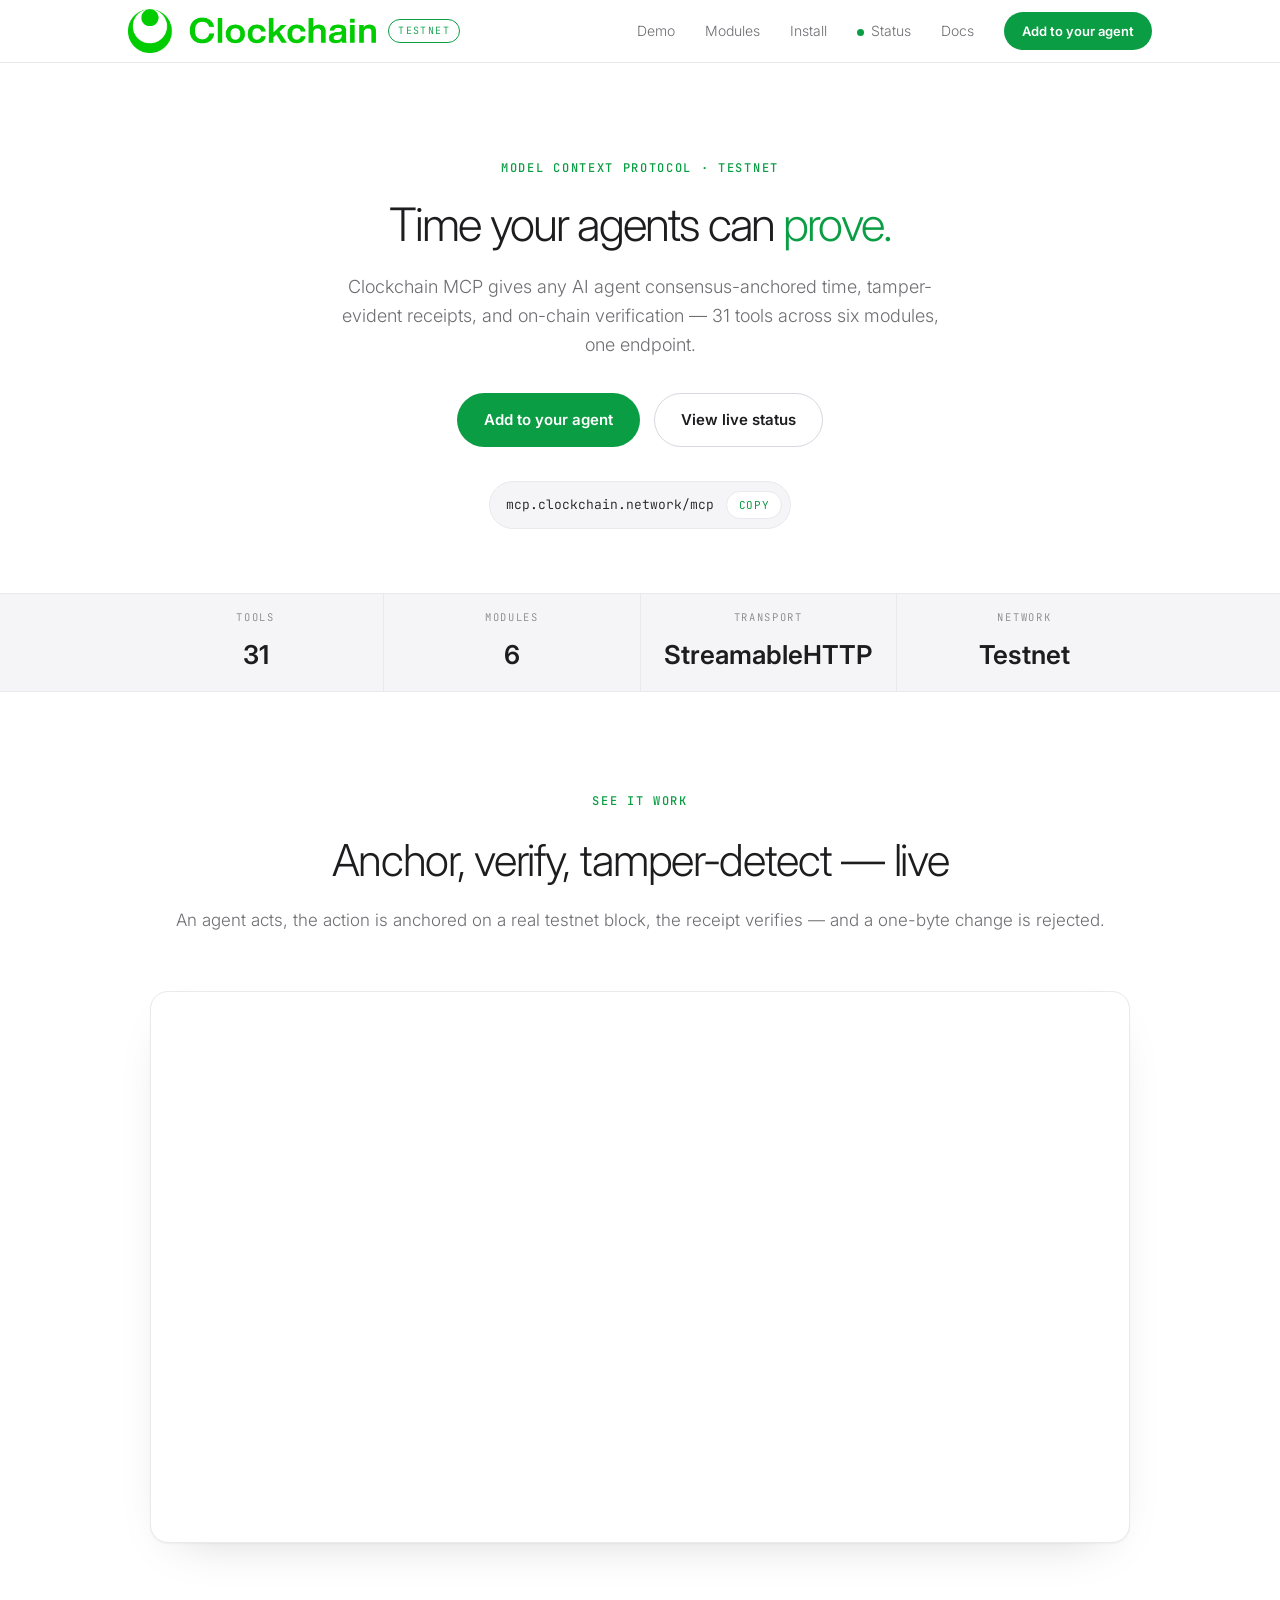
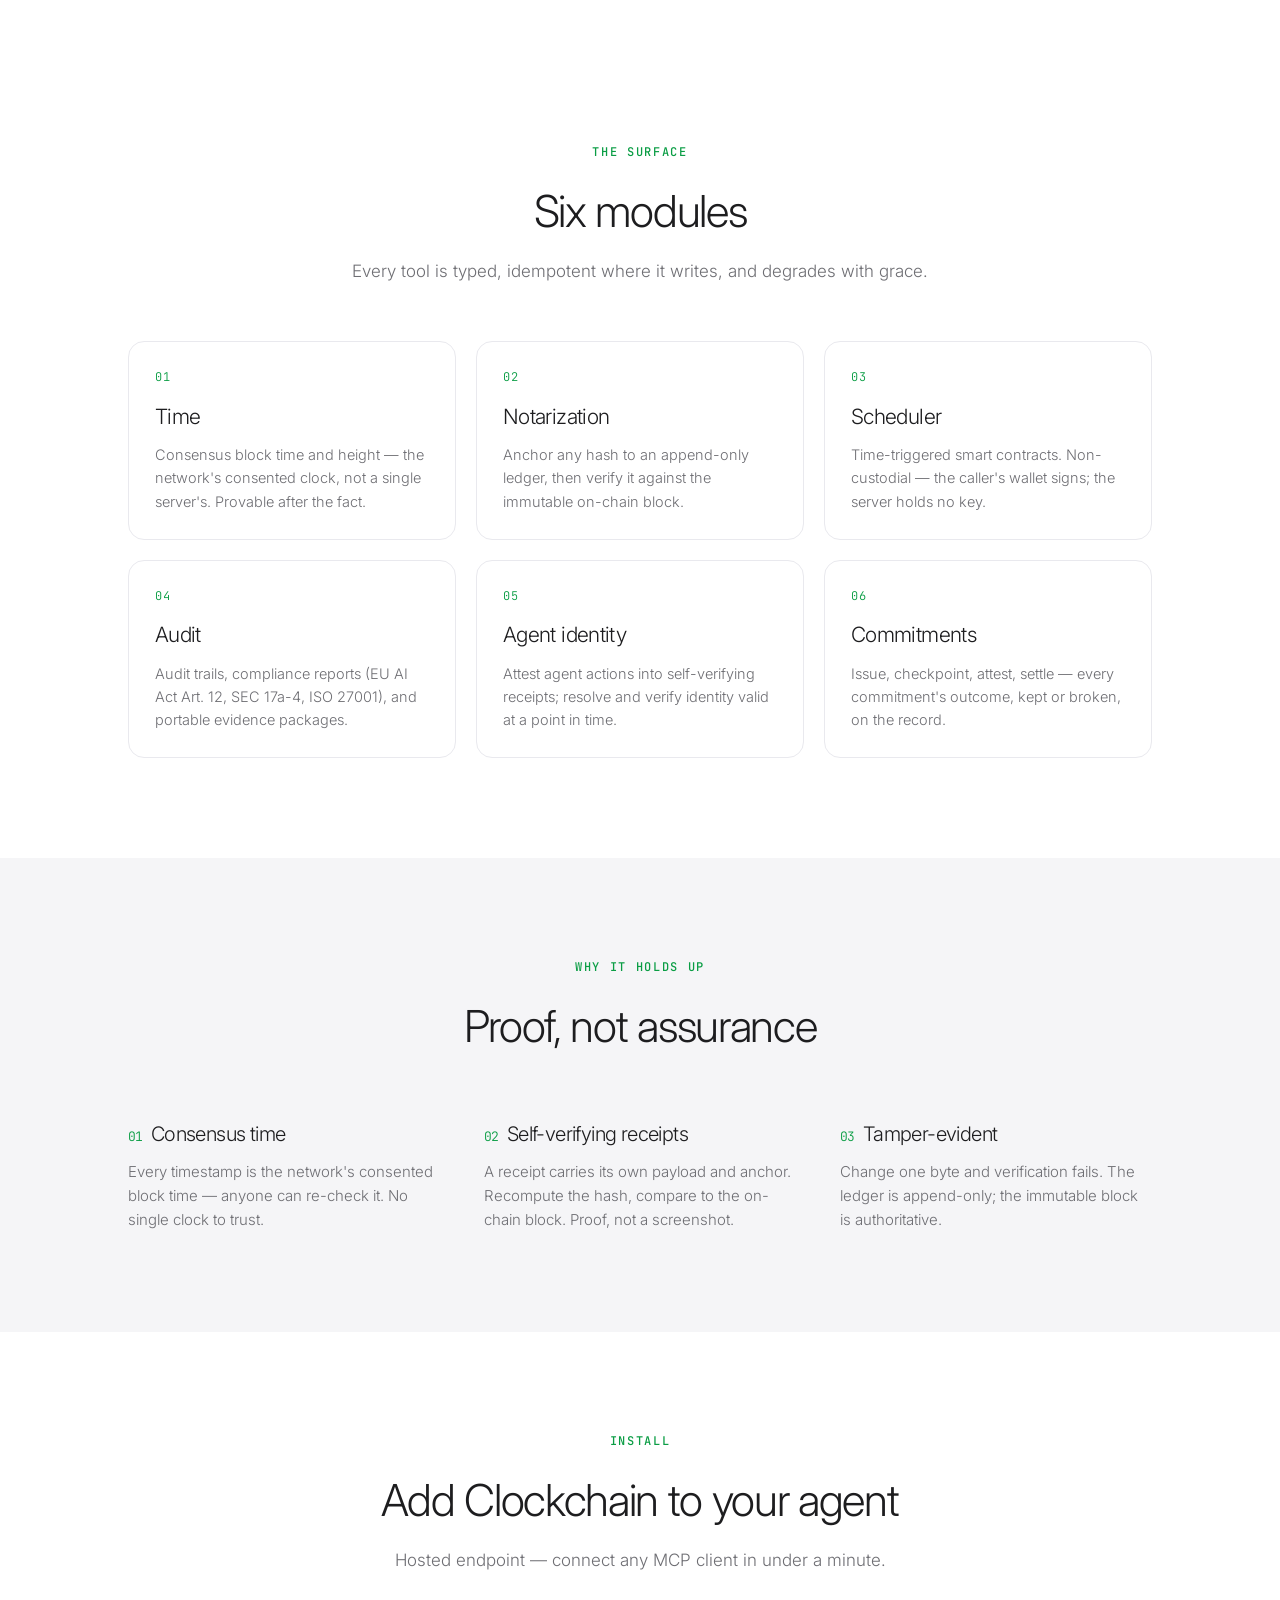
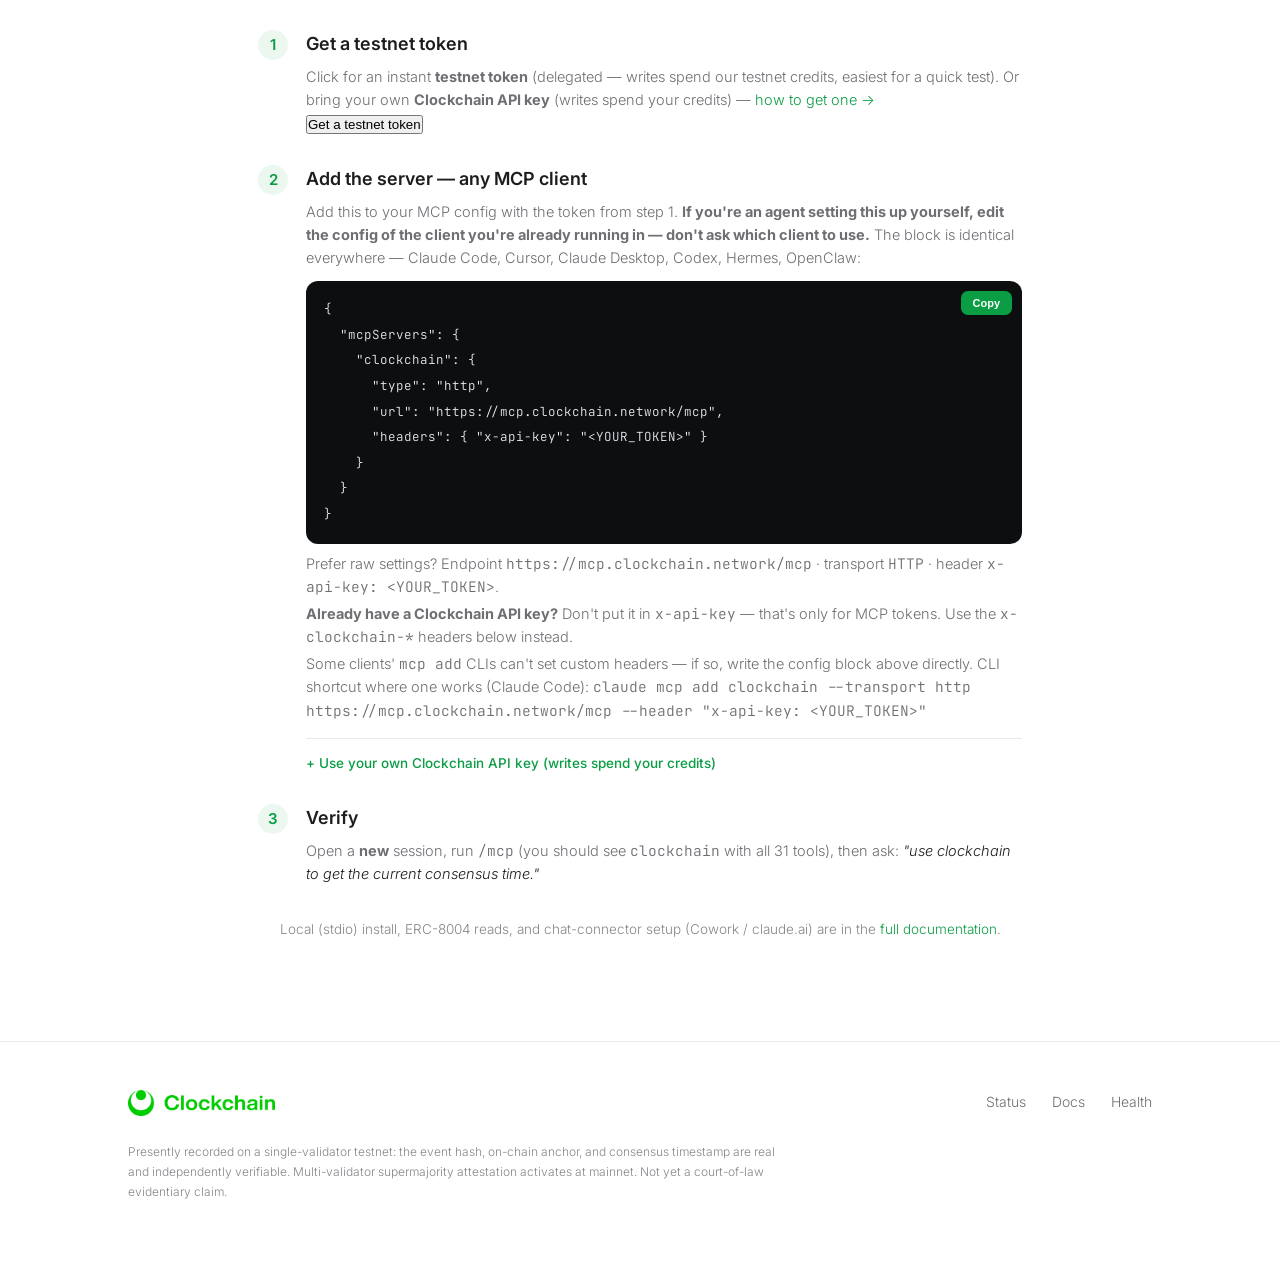
<file: playground.html>
<!doctype html>
<html lang="en">
<head>
<meta charset="utf-8" />
<meta name="viewport" content="width=device-width, initial-scale=1" />
<title>Clockchain MCP — time your agents can prove</title>
<meta name="description" content="Clockchain MCP gives any AI agent consensus-anchored time, tamper-evident receipts, and on-chain verification. 31 tools across 6 modules, one endpoint." />
<meta property="og:title" content="Clockchain MCP" />
<meta property="og:description" content="Time your agents can prove. 31 tools, one endpoint." />
<meta property="og:type" content="website" />
<link rel="preconnect" href="https://fonts.googleapis.com" />
<link rel="preconnect" href="https://fonts.gstatic.com" crossorigin />
<link href="https://fonts.googleapis.com/css2?family=Space+Grotesk:wght@400;500;600;700&family=Inter:wght@300;400;500;600&family=JetBrains+Mono:wght@400;500&display=swap" rel="stylesheet" />
<style>
  :root {
    --bg: #ffffff;
    --alt: #f5f5f7;
    --ink: #1d1d1f;
    --fg-2: #6e6e73;
    --fg-3: #86868b;
    --line: #e9e9ee;
    --line-2: #d8d8df;
    --green: #0a9d44;
    --green-vivid: #00cc00;
    --green-soft: rgba(10,157,68,.08);
    --shadow: 0 1px 2px rgba(0,0,0,.04), 0 18px 50px -28px rgba(0,0,0,.22);
    --display: "Inter", ui-sans-serif, system-ui, sans-serif;
    --body: "Inter", ui-sans-serif, system-ui, sans-serif;
    --mono: "JetBrains Mono", ui-monospace, "SF Mono", Menlo, monospace;
  }
  * { box-sizing: border-box; margin: 0; padding: 0; }
  html { scroll-behavior: smooth; }
  body { background: var(--bg); color: var(--ink); font-family: var(--body); font-size: 16px; font-weight: 300; line-height: 1.6; -webkit-font-smoothing: antialiased; }
  a { color: inherit; text-decoration: none; }
  .wrap { max-width: 1080px; margin: 0 auto; padding: 0 28px; }
  .mono { font-family: var(--mono); }
  .eyebrow { font-family: var(--mono); font-size: 12px; font-weight: 500; letter-spacing: .14em; text-transform: uppercase; color: var(--green); }
  h1, h2, h3 { font-family: var(--display); letter-spacing: -.03em; font-weight: 300; }
  .green { color: var(--green); }

  /* nav */
  nav { position: sticky; top: 0; z-index: 50; background: rgba(255,255,255,.72); backdrop-filter: saturate(180%) blur(18px); -webkit-backdrop-filter: saturate(180%) blur(18px); border-bottom: 1px solid var(--line); }
  .nav-in { display: flex; align-items: center; justify-content: space-between; height: 62px; }
  .brand { display: flex; align-items: center; gap: 10px; font-family: var(--display); font-weight: 700; font-size: 19px; letter-spacing: -.01em; }
  .nav-links { display: flex; align-items: center; gap: 30px; font-size: 14px; color: var(--fg-2); }
  .nav-links a:hover { color: var(--ink); }
  .nav-left { display: flex; align-items: center; gap: 12px; }
  .nav-burger { display: none; flex-direction: column; gap: 5px; width: 42px; height: 42px; align-items: center; justify-content: center; background: none; border: 0; cursor: pointer; margin: -8px -8px -8px 0; }
  .nav-burger span { display: block; width: 22px; height: 2px; background: var(--ink); border-radius: 2px; transition: transform .25s ease, opacity .2s ease; }
  .nav-burger[aria-expanded="true"] span:nth-child(1){ transform: translateY(7px) rotate(45deg); }
  .nav-burger[aria-expanded="true"] span:nth-child(2){ opacity: 0; }
  .nav-burger[aria-expanded="true"] span:nth-child(3){ transform: translateY(-7px) rotate(-45deg); }
  .nav-drop { display: none; }
  .tnet { font-family: var(--mono); font-size: 10px; letter-spacing: .14em; text-transform: uppercase; color: var(--green); border: 1px solid var(--green); border-radius: 99px; padding: 3px 9px; }
  .pill { background: var(--green); color: #fff; font-weight: 600; font-size: 13px; padding: 9px 18px; border-radius: 99px; transition: background .2s; }
  .pill:hover { background: #0b8f40; }
  .ndot { width: 7px; height: 7px; border-radius: 99px; background: var(--green); display: inline-block; margin-right: 7px; }

  /* hero */
  .hero { text-align: center; padding: 96px 0 64px; }
  .hero .eyebrow { display: block; margin-bottom: 22px; }
  h1 { font-size: clamp(24px, 3.6vw, 52px); line-height: 1.06; letter-spacing: -.04em; }
  .sub { max-width: 600px; margin: 24px auto 0; font-size: 18px; color: var(--fg-2); }
  .cta { display: flex; gap: 14px; justify-content: center; flex-wrap: wrap; margin-top: 34px; }
  .btn { display: inline-flex; align-items: center; gap: 9px; font-weight: 600; font-size: 15px; padding: 14px 26px; border-radius: 99px; cursor: pointer; border: 1px solid transparent; transition: all .2s; }
  .btn-green { background: var(--green); color: #fff; }
  .btn-green:hover { background: #0b8f40; transform: translateY(-1px); }
  .btn-ghost { background: var(--bg); color: var(--ink); border-color: var(--line-2); }
  .btn-ghost:hover { border-color: var(--ink); }
  .endpoint { display: inline-flex; align-items: center; gap: 12px; margin-top: 34px; background: var(--alt); border: 1px solid var(--line); border-radius: 99px; padding: 9px 8px 9px 16px; font-size: 13px; }
  .endpoint code { font-family: var(--mono); color: var(--ink); }
  .endpoint button { font-family: var(--mono); font-size: 11px; letter-spacing: .06em; text-transform: uppercase; color: var(--green); background: #fff; border: 1px solid var(--line); border-radius: 99px; padding: 6px 12px; cursor: pointer; }
  .endpoint button:hover { border-color: var(--green); }

  /* stat strip */
  .strip { border-top: 1px solid var(--line); border-bottom: 1px solid var(--line); background: var(--alt); }
  .strip-in { display: flex; flex-wrap: wrap; }
  .stat { flex: 1; min-width: 140px; text-align: center; padding: 15px 14px; border-left: 1px solid var(--line); }
  .stat:first-child { border-left: none; }
  .stat .k { font-family: var(--mono); font-size: 10.5px; letter-spacing: .16em; text-transform: uppercase; color: var(--fg-3); }
  .stat .v { font-family: var(--display); font-size: 26px; font-weight: 600; margin-top: 8px; }

  /* sections */
  section { padding: 100px 0; }
  section.tint { background: var(--alt); }
  .head { text-align: center; margin-bottom: 56px; }
  .head .eyebrow { display: block; margin-bottom: 14px; }
  .head h2 { font-size: clamp(30px, 4.5vw, 44px); }
  .head p { color: var(--fg-2); margin-top: 12px; font-size: 17px; }

  .grid { display: grid; grid-template-columns: repeat(3, 1fr); gap: 20px; }
  .card { background: var(--bg); border: 1px solid var(--line); border-radius: 16px; padding: 26px; transition: box-shadow .25s, transform .25s; }
  .card:hover { box-shadow: var(--shadow); transform: translateY(-3px); }
  .card .i { font-family: var(--mono); font-size: 12px; color: var(--green); letter-spacing: .1em; }
  .card h3 { font-size: 21px; margin: 12px 0 10px; }
  .card p { color: var(--fg-2); font-size: 14.5px; line-height: 1.6; }

  .tenets { display: grid; grid-template-columns: repeat(3, 1fr); gap: 44px; }
  .tenet h3 { font-size: 20px; margin-bottom: 10px; }
  .tenet h3 .n { font-family: var(--mono); color: var(--green); font-size: 13px; margin-right: 8px; }
  .tenet p { color: var(--fg-2); font-size: 15px; }

  /* install */
  .install { max-width: 820px; margin: 0 auto; }
  .steps { list-style: none; display: flex; flex-direction: column; gap: 30px; }
  .step { display: flex; gap: 18px; }
  .sn { flex: none; width: 30px; height: 30px; border-radius: 99px; background: var(--green-soft); color: var(--green); font-family: var(--display); font-weight: 600; display: grid; place-items: center; font-size: 15px; }
  .sbody { flex: 1; min-width: 0; }
  .sbody h4 { font-family: var(--display); font-size: 18px; font-weight: 600; margin-bottom: 6px; }
  .sbody p { color: var(--fg-2); font-size: 14.5px; }
  .sbody p a { color: var(--green); }
  .sbody em { color: var(--ink); font-style: italic; }
  .tabs { display: flex; gap: 8px; flex-wrap: wrap; margin: 14px 0 12px; }
  .tabbtn { font-size: 13px; padding: 8px 15px; border-radius: 99px; border: 1px solid var(--line-2); background: var(--bg); color: var(--fg-2); cursor: pointer; }
  .tabbtn.active { border-color: var(--green); background: var(--green-soft); color: #0b8f40; font-weight: 600; }
  .substep { color: var(--fg-2); font-size: 13.5px; margin-bottom: 12px; }
  .byok { margin-top: 16px; border-top: 1px solid var(--line); padding-top: 14px; }
  .byok summary { cursor: pointer; font-size: 13.5px; font-weight: 500; color: var(--green); list-style: none; }
  .byok summary::-webkit-details-marker { display: none; }
  .byok summary::before { content: "+ "; }
  .byok[open] summary::before { content: "– "; }
  .byok em { font-style: italic; }
  .code { position: relative; background: #0c0e10; border-radius: 12px; padding: 16px 18px; }
  .code pre { margin: 0; overflow-x: auto; }
  .code code { font-family: var(--mono); font-size: 12.5px; line-height: 1.6; color: #e6e9ee; white-space: pre; }
  .code .cpy { position: absolute; top: 10px; right: 10px; background: var(--green); color: #fff; border: none; font-weight: 600; font-size: 11px; padding: 6px 12px; border-radius: 7px; cursor: pointer; }
  .code .cpy:hover { background: #0b8f40; }
  .hint { color: var(--fg-3); font-size: 12.5px; margin-top: 10px; }
  .install .note { color: var(--fg-3); font-size: 13.5px; margin-top: 32px; line-height: 1.7; text-align: center; }
  .install .note a { color: var(--green); }

  /* footer */
  footer { border-top: 1px solid var(--line); padding: 48px 0 64px; }
  .foot-row { display: flex; justify-content: space-between; align-items: center; gap: 20px; flex-wrap: wrap; }
  .foot-links { display: flex; gap: 26px; font-size: 14px; color: var(--fg-2); }
  .foot-links a:hover { color: var(--green); }
  .disclaimer { color: var(--fg-3); font-size: 12px; line-height: 1.7; max-width: 660px; margin-top: 26px; }

  @media (max-width: 560px) {
    .brand img { height: 32px !important; }
    .stat { padding: 16px 10px; }
    .stat .v { font-size: 16px; letter-spacing: -.01em; line-height: 1.2; }
    .stat .k { font-size: 9.5px; letter-spacing: .12em; }
  }
  .toast { position: fixed; bottom: 28px; left: 50%; transform: translateX(-50%) translateY(16px); background: var(--ink); color: #fff; font-size: 13px; font-weight: 500; padding: 11px 20px; border-radius: 99px; opacity: 0; transition: .25s; z-index: 80; }
  .toast.show { opacity: 1; transform: translateX(-50%) translateY(0); }

  .demo-frame { max-width: 980px; margin: 0 auto; border: 1px solid var(--line); border-radius: 18px; overflow: hidden; box-shadow: var(--shadow); background: var(--bg) url('https://clockchain-research.vercel.app/mcp-demo-poster.png') center/cover no-repeat; }
  .demo-frame video { width: 100%; display: block; aspect-ratio: 16 / 9; opacity: 0; transition: opacity .45s ease; }
  .demo-frame video.playing { opacity: 1; }
  @media (max-width: 1000px) {
    .grid, .tenets { grid-template-columns: 1fr; }
    .nav-links { display: none; }
    .nav-burger { display: flex; }
    .nav-drop { display: flex; flex-direction: column; padding: 8px 28px 20px; background: rgba(255,255,255,.97); backdrop-filter: saturate(180%) blur(18px); -webkit-backdrop-filter: saturate(180%) blur(18px); border-bottom: 1px solid var(--line); }
    .nav-drop[hidden] { display: none; }
    .nav-drop a { display: flex; align-items: center; font-size: 16px; color: var(--ink); padding: 14px 2px; border-bottom: 1px solid var(--line); }
    .nav-drop a:hover { color: var(--green); }
    .nav-drop .pill { justify-content: center; color: #fff; background: var(--green); border-bottom: 0; margin-top: 14px; padding: 14px 18px; border-radius: 99px; font-weight: 600; }
    .nav-drop .pill:hover { color: #fff; }
  }
</style>
</head>
<body>
<nav><div class="wrap nav-in">
  <div class="nav-left"><a class="brand" href="index.html" aria-label="Clockchain"><img src="assets/clockchain-logo-full.png" alt="Clockchain" style="height:44px;width:auto;display:block;" /></a><a class="tnet" href="https://services.clockchain.network/" target="_blank" rel="noopener">Testnet</a></div>
  <div class="nav-links">
    <a href="#demo">Demo</a>
    <a href="#modules">Modules</a>
    <a href="#install">Install</a>
    <a href="https://clockchain-research.vercel.app/dashboard"><span class="ndot"></span>Status</a>
    <a href="https://github.com/thetangstr/clockchain-developer-tools">Docs</a>
    <a class="pill" href="#install">Add to your agent</a>
  </div>
  <button class="nav-burger" id="navBurger" aria-label="Open menu" aria-expanded="false" aria-controls="navDrop"><span></span><span></span><span></span></button>
</div>
<div class="nav-drop" id="navDrop" hidden>
  <a href="#demo">Demo</a>
  <a href="#modules">Modules</a>
  <a href="#install">Install</a>
  <a href="https://clockchain-research.vercel.app/dashboard"><span class="ndot"></span>Status</a>
  <a href="https://github.com/thetangstr/clockchain-developer-tools">Docs</a>
  <a class="pill" href="#install">Add to your agent</a>
</div></nav>

<header class="hero"><div class="wrap">
  <span class="eyebrow">Model Context Protocol · Testnet</span>
  <h1>Time your agents can <span class="green">prove.</span></h1>
  <p class="sub">Clockchain MCP gives any AI agent consensus-anchored time, tamper-evident receipts, and on-chain verification — 31 tools across six modules, one endpoint.</p>
  <div class="cta">
    <a class="btn btn-green" href="#install">Add to your agent</a>
    <a class="btn btn-ghost" href="https://clockchain-research.vercel.app/dashboard">View live status</a>
  </div>
  <div class="endpoint">
    <code>mcp.clockchain.network/mcp</code>
    <button onclick="copyText('https://mcp.clockchain.network/mcp','Endpoint copied')">Copy</button>
  </div>
</div></header>

<div class="strip"><div class="wrap strip-in">
  <div class="stat"><div class="k">Tools</div><div class="v">31</div></div>
  <div class="stat"><div class="k">Modules</div><div class="v">6</div></div>
  <div class="stat"><div class="k">Transport</div><div class="v">StreamableHTTP</div></div>
  <div class="stat"><div class="k">Network</div><div class="v">Testnet</div></div>
</div></div>

<section id="demo"><div class="wrap">
  <div class="head">
    <span class="eyebrow">See it work</span>
    <h2>Anchor, verify, tamper-detect — live</h2>
    <p>An agent acts, the action is anchored on a real testnet block, the receipt verifies — and a one-byte change is rejected.</p>
  </div>
  <div class="demo-frame">
    <video id="demoVideo" src="https://clockchain-research.vercel.app/mcp-demo.mp4" poster="https://clockchain-research.vercel.app/mcp-demo-poster.png" loop muted playsinline preload="metadata"></video>
  </div>
</div></section>

<section id="modules"><div class="wrap">
  <div class="head">
    <span class="eyebrow">The surface</span>
    <h2>Six modules</h2>
    <p>Every tool is typed, idempotent where it writes, and degrades with grace.</p>
  </div>
  <div class="grid">
    
    <div class="card"><div class="i">01</div><h3>Time</h3><p>Consensus block time and height — the network's consented clock, not a single server's. Provable after the fact.</p></div>
    <div class="card"><div class="i">02</div><h3>Notarization</h3><p>Anchor any hash to an append-only ledger, then verify it against the immutable on-chain block.</p></div>
    <div class="card"><div class="i">03</div><h3>Scheduler</h3><p>Time-triggered smart contracts. Non-custodial — the caller's wallet signs; the server holds no key.</p></div>
    <div class="card"><div class="i">04</div><h3>Audit</h3><p>Audit trails, compliance reports (EU AI Act Art. 12, SEC 17a-4, ISO 27001), and portable evidence packages.</p></div>
    <div class="card"><div class="i">05</div><h3>Agent identity</h3><p>Attest agent actions into self-verifying receipts; resolve and verify identity valid at a point in time.</p></div>
    <div class="card"><div class="i">06</div><h3>Commitments</h3><p>Issue, checkpoint, attest, settle — every commitment's outcome, kept or broken, on the record.</p></div>
  </div>
</div></section>

<section class="tint"><div class="wrap">
  <div class="head"><span class="eyebrow">Why it holds up</span><h2>Proof, not assurance</h2></div>
  <div class="tenets">
    <div class="tenet"><h3><span class="n">01</span>Consensus time</h3><p>Every timestamp is the network's consented block time — anyone can re-check it. No single clock to trust.</p></div>
    <div class="tenet"><h3><span class="n">02</span>Self-verifying receipts</h3><p>A receipt carries its own payload and anchor. Recompute the hash, compare to the on-chain block. Proof, not a screenshot.</p></div>
    <div class="tenet"><h3><span class="n">03</span>Tamper-evident</h3><p>Change one byte and verification fails. The ledger is append-only; the immutable block is authoritative.</p></div>
  </div>
</div></section>

<section id="install"><div class="wrap install">
  <div class="head"><span class="eyebrow">Install</span><h2>Add Clockchain to your agent</h2><p>Hosted endpoint — connect any MCP client in under a minute.</p></div>

  <ol class="steps">
    <li class="step">
      <span class="sn">1</span>
      <div class="sbody">
        <h4>Get a testnet token</h4>
        <p>Click for an instant <b>testnet token</b> (delegated — writes spend our testnet credits, easiest for a quick test). Or bring your own <b>Clockchain API key</b> (writes spend your credits) — <a href="https://clockchain.network" target="_blank" rel="noopener">how to get one →</a></p>
        <p><button class="cpy" id="getTokenBtn" onclick="getToken(this)" style="cursor:pointer">Get a testnet token</button></p>
        <div class="code" id="tokenOut" hidden><button class="cpy" onclick="copyEl(this)">Copy</button><pre><code id="tokenVal"></code></pre></div>
        <p class="hint" id="tokenHint" hidden></p>
      </div>
    </li>
    <li class="step">
      <span class="sn">2</span>
      <div class="sbody">
        <h4>Add the server — any MCP client</h4>
        <p class="substep">Add this to your MCP config with the token from step 1. <b>If you're an agent setting this up yourself, edit the config of the client you're already running in — don't ask which client to use.</b> The block is identical everywhere — Claude Code, Cursor, Claude Desktop, Codex, Hermes, OpenClaw:</p>
        <div class="code"><button class="cpy" onclick="copyEl(this)">Copy</button><pre><code>{
  "mcpServers": {
    "clockchain": {
      "type": "http",
      "url": "https://mcp.clockchain.network/mcp",
      "headers": { "x-api-key": "&lt;YOUR_TOKEN&gt;" }
    }
  }
}</code></pre></div>
        <p class="hint" style="margin-top:8px">Prefer raw settings? Endpoint <span class="mono">https://mcp.clockchain.network/mcp</span> · transport <span class="mono">HTTP</span> · header <span class="mono">x-api-key: &lt;YOUR_TOKEN&gt;</span>.</p>
        <p class="hint" style="margin-top:4px"><b>Already have a Clockchain API key?</b> Don't put it in <span class="mono">x-api-key</span> — that's only for MCP tokens. Use the <span class="mono">x-clockchain-*</span> headers below instead.</p>
        <p class="hint" style="margin-top:4px">Some clients' <span class="mono">mcp add</span> CLIs can't set custom headers — if so, write the config block above directly. CLI shortcut where one works (Claude Code): <span class="mono">claude mcp add clockchain --transport http https://mcp.clockchain.network/mcp --header "x-api-key: &lt;YOUR_TOKEN&gt;"</span></p>
        <details class="byok">
          <summary>Use your own Clockchain API key (writes spend your credits)</summary>
          <p class="hint" style="margin:10px 0 0">Use your Clockchain credentials as headers instead of <span class="mono">x-api-key</span> — no MCP token needed. Same endpoint, your credits.</p>
          <div class="code"><button class="cpy" onclick="copyEl(this)">Copy</button><pre><code>claude mcp add clockchain --transport http https://mcp.clockchain.network/mcp \
  --header "x-clockchain-api-key: &lt;YOUR_CLOCKCHAIN_KEY&gt;" \
  --header "x-clockchain-client-id: &lt;you@example.com&gt;" \
  --header "x-clockchain-wallet-id: &lt;you@example.com&gt;"</code></pre></div>
        </details>
      </div>
    </li>
    <li class="step">
      <span class="sn">3</span>
      <div class="sbody">
        <h4>Verify</h4>
        <p>Open a <b>new</b> session, run <span class="mono">/mcp</span> (you should see <span class="mono">clockchain</span> with all 31 tools), then ask: <em>"use clockchain to get the current consensus time."</em></p>
      </div>
    </li>
  </ol>

  <p class="note">Local (stdio) install, ERC-8004 reads, and chat-connector setup (Cowork / claude.ai) are in the <a href="https://github.com/thetangstr/clockchain-developer-tools/blob/main/INSTALL.md">full documentation</a>.</p>
</div></section>

<footer><div class="wrap">
  <div class="foot-row">
    <a class="brand" href="index.html" aria-label="Clockchain"><img src="assets/clockchain-logo-full.png" alt="Clockchain" style="height:26px;width:auto;display:block;" /></a>
    <div class="foot-links">
      <a href="https://clockchain-research.vercel.app/dashboard">Status</a>
      <a href="https://github.com/thetangstr/clockchain-developer-tools">Docs</a>
      <a href="https://mcp.clockchain.network/health">Health</a>
    </div>
  </div>
  <p class="disclaimer">Presently recorded on a single-validator testnet: the event hash, on-chain anchor, and consensus timestamp are real and independently verifiable. Multi-validator supermajority attestation activates at mainnet. Not yet a court-of-law evidentiary claim.</p>
</div></footer>

<div class="toast" id="toast"></div>
<script>
  function copyText(t, msg){ navigator.clipboard.writeText(t).then(function(){toast(msg||'Copied');}).catch(function(){toast('Copy failed — select manually');}); }
  function copyEl(btn){ var c = btn.parentElement.querySelector('code'); copyText(c.innerText, 'Copied'); }
  function showTab(id, btn){ var tabs = btn.closest('.tabs'); var box = tabs.parentElement;
    box.querySelectorAll('.tabpane').forEach(function(x){ x.hidden = true; });
    box.querySelector('#' + id).hidden = false;
    tabs.querySelectorAll('.tabbtn').forEach(function(b){ b.classList.remove('active'); });
    btn.classList.add('active'); }
  function toast(m){ var e=document.getElementById('toast'); e.textContent=m; e.classList.add('show'); clearTimeout(window.__t); window.__t=setTimeout(function(){e.classList.remove('show');},1800); }
  (function(){
    var b=document.getElementById('navBurger'), d=document.getElementById('navDrop');
    if(!b||!d) return;
    b.addEventListener('click', function(){
      var open = d.hasAttribute('hidden');
      if(open){ d.removeAttribute('hidden'); b.setAttribute('aria-expanded','true'); b.setAttribute('aria-label','Close menu'); }
      else { d.setAttribute('hidden',''); b.setAttribute('aria-expanded','false'); b.setAttribute('aria-label','Open menu'); }
    });
    d.querySelectorAll('a').forEach(function(a){ a.addEventListener('click', function(){ d.setAttribute('hidden',''); b.setAttribute('aria-expanded','false'); b.setAttribute('aria-label','Open menu'); }); });
  })();
  function getToken(btn){
    btn.disabled = true; var old = btn.textContent; btn.textContent = 'Minting…';
    fetch('/token', { method: 'POST' }).then(function(r){ return r.json().then(function(j){ return { ok: r.ok, j: j }; }); })
      .then(function(res){
        if (!res.ok) {
          toast(res.j && res.j.message ? res.j.message : 'Could not mint a token');
          btn.disabled = false; btn.textContent = old; return;
        }
        document.getElementById('tokenVal').textContent = res.j.token;
        document.getElementById('tokenOut').hidden = false;
        var hint = document.getElementById('tokenHint');
        hint.textContent = 'Testnet token — expires ' + (res.j.expires_at || '').slice(0,10) + '. Use it as x-api-key in the config below.';
        hint.hidden = false;
        btn.textContent = 'New token';
        btn.disabled = false;
        toast('Token ready — copy it into the config');
      })
      .catch(function(){ toast('Network error minting token'); btn.disabled = false; btn.textContent = old; });
  }
  (function(){
    var v = document.getElementById('demoVideo'); if(!v) return;
    v.addEventListener('playing', function(){ v.classList.add('playing'); });
    var tryPlay = function(){ var p = v.play(); if (p && p.catch) p.catch(function(){}); };
    if ('IntersectionObserver' in window) {
      var io = new IntersectionObserver(function(entries){
        entries.forEach(function(e){ if (e.isIntersecting) { tryPlay(); } else { v.pause(); } });
      }, { threshold: 0.25 });
      io.observe(v);
    } else { tryPlay(); }
  })();
</script>
</body>
</html>
</file>
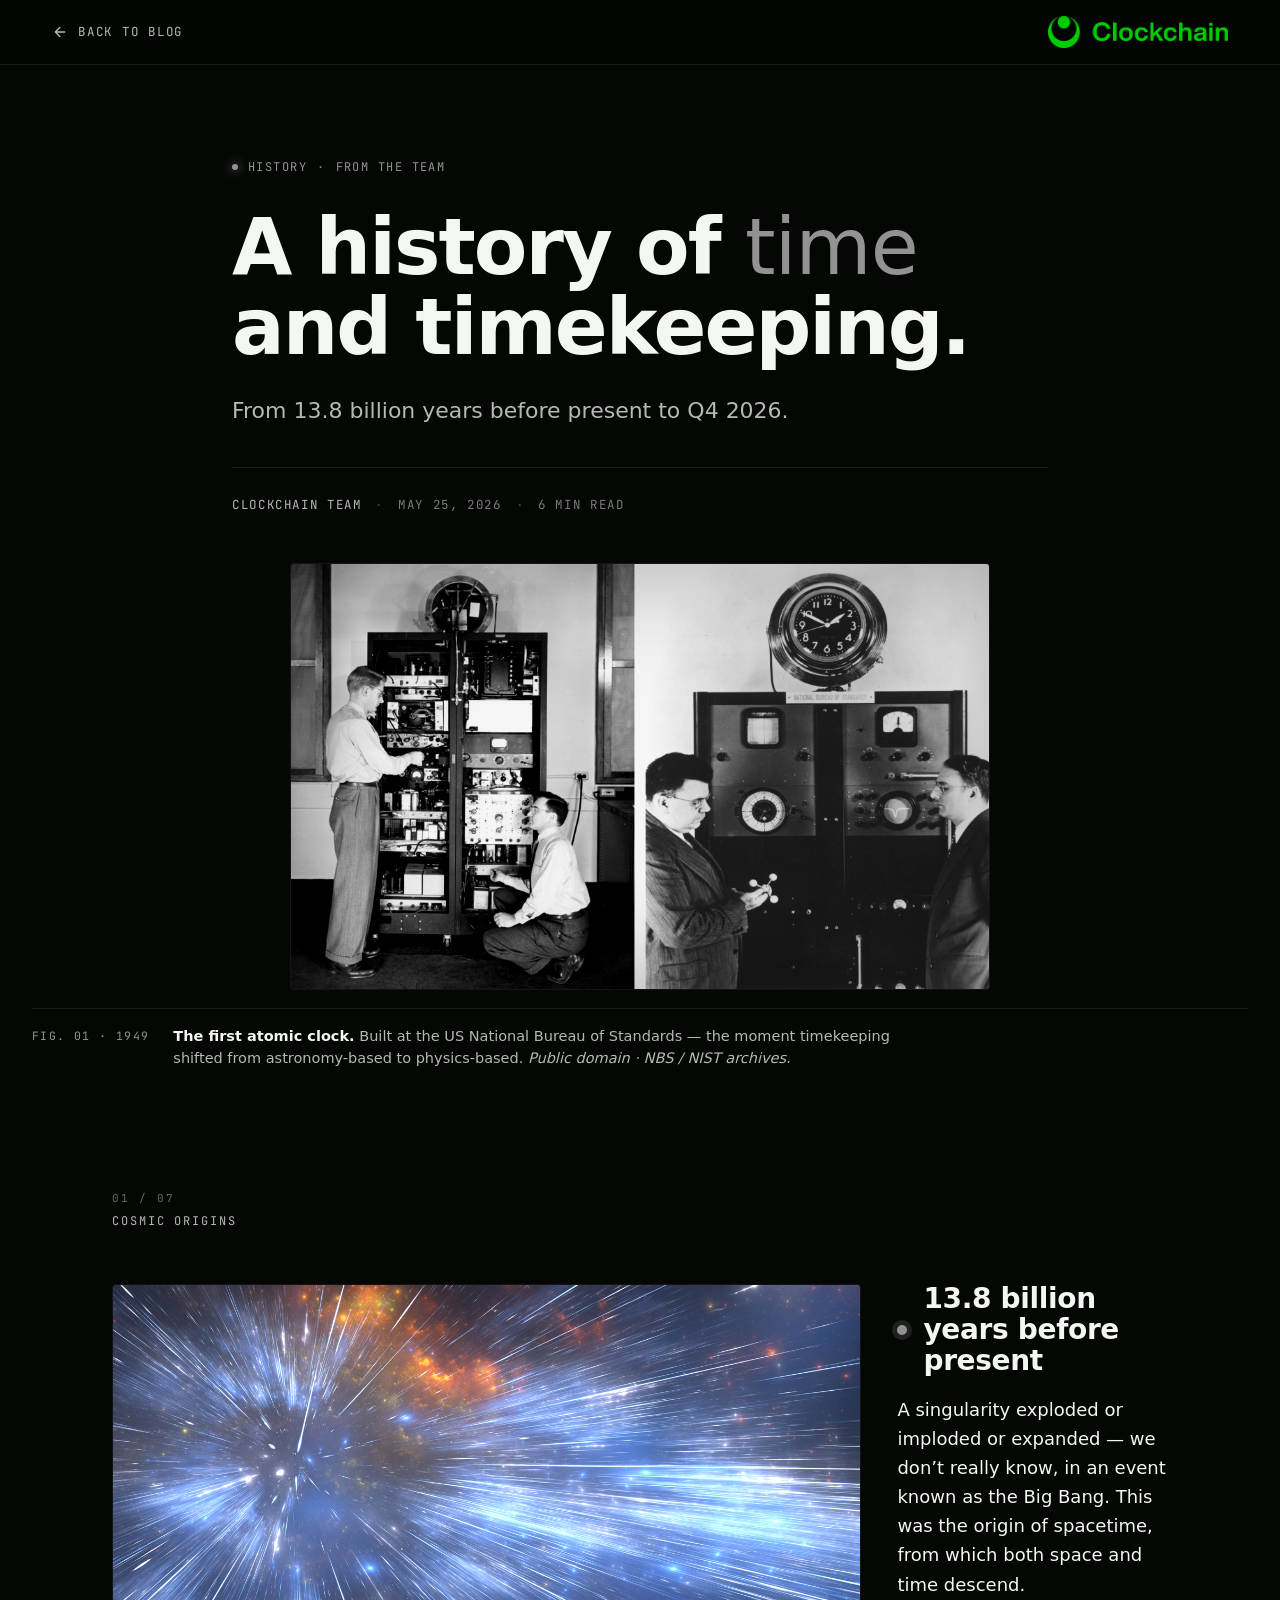
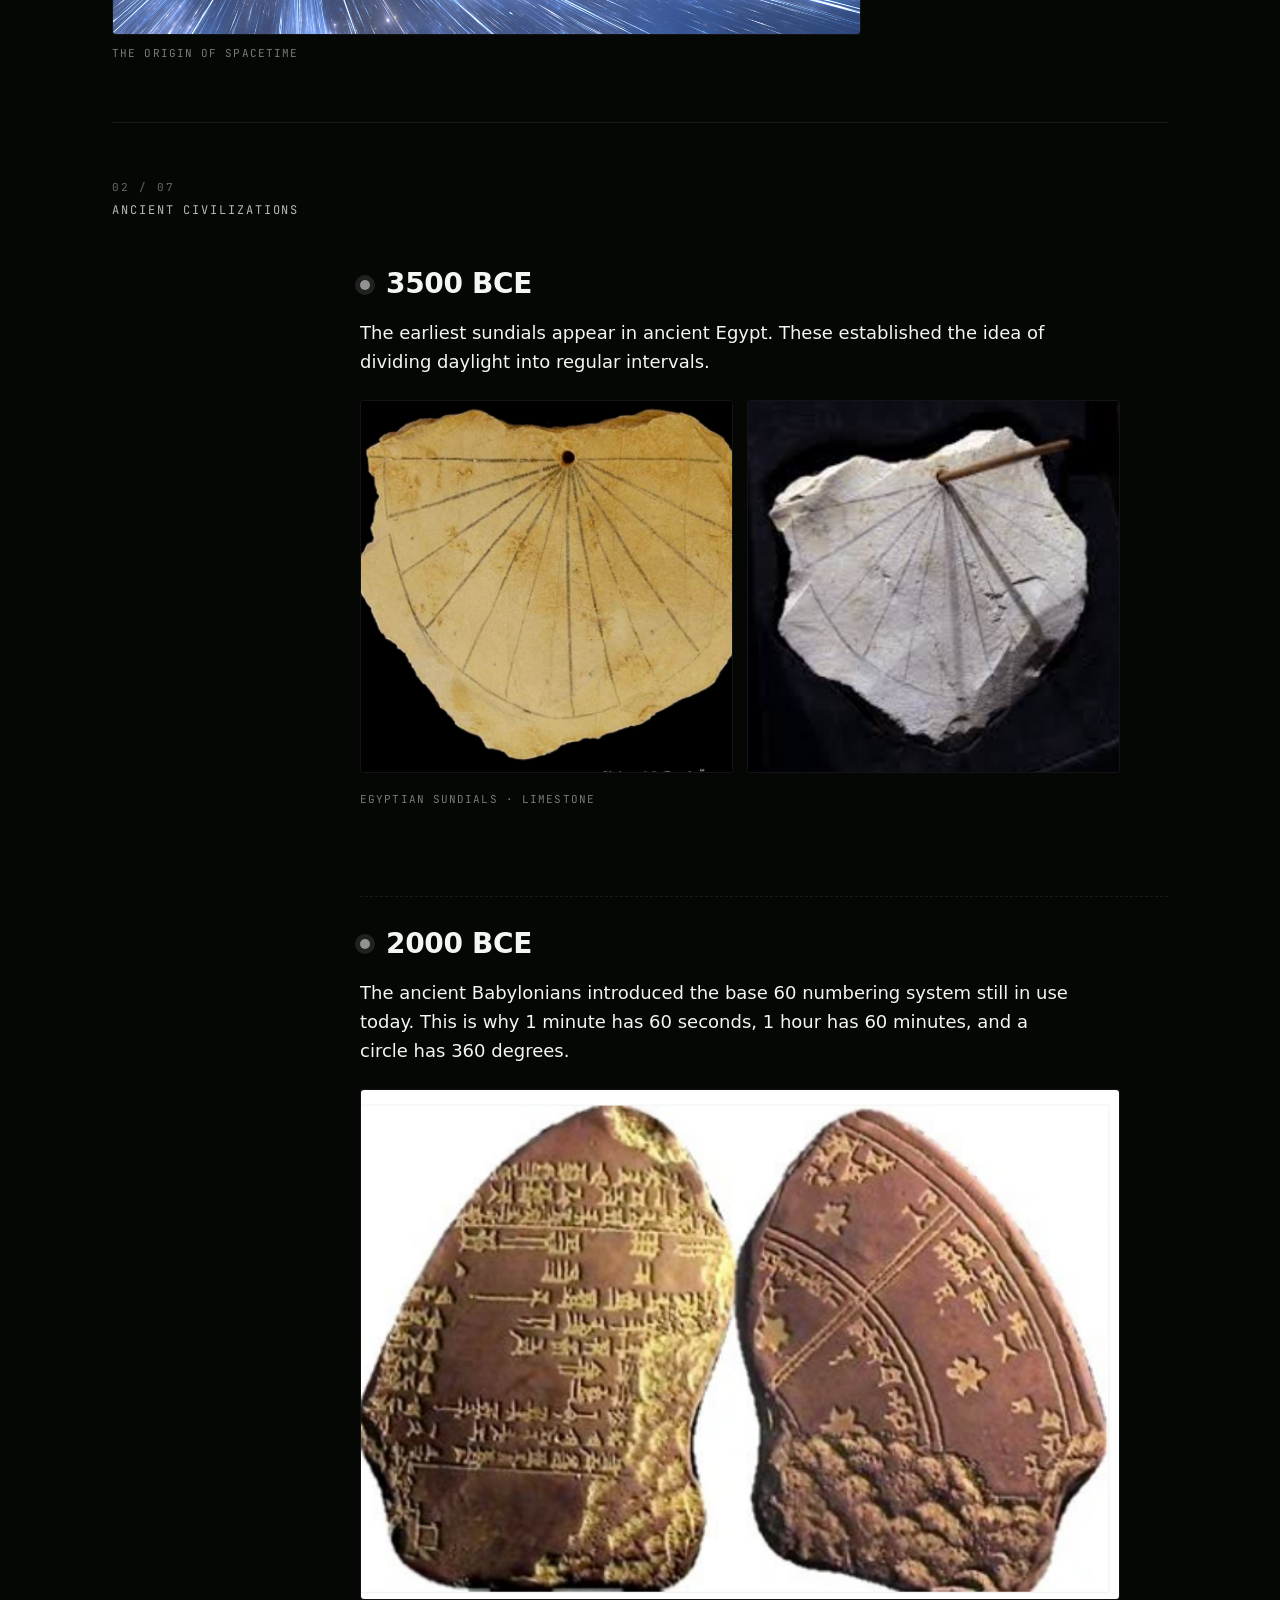
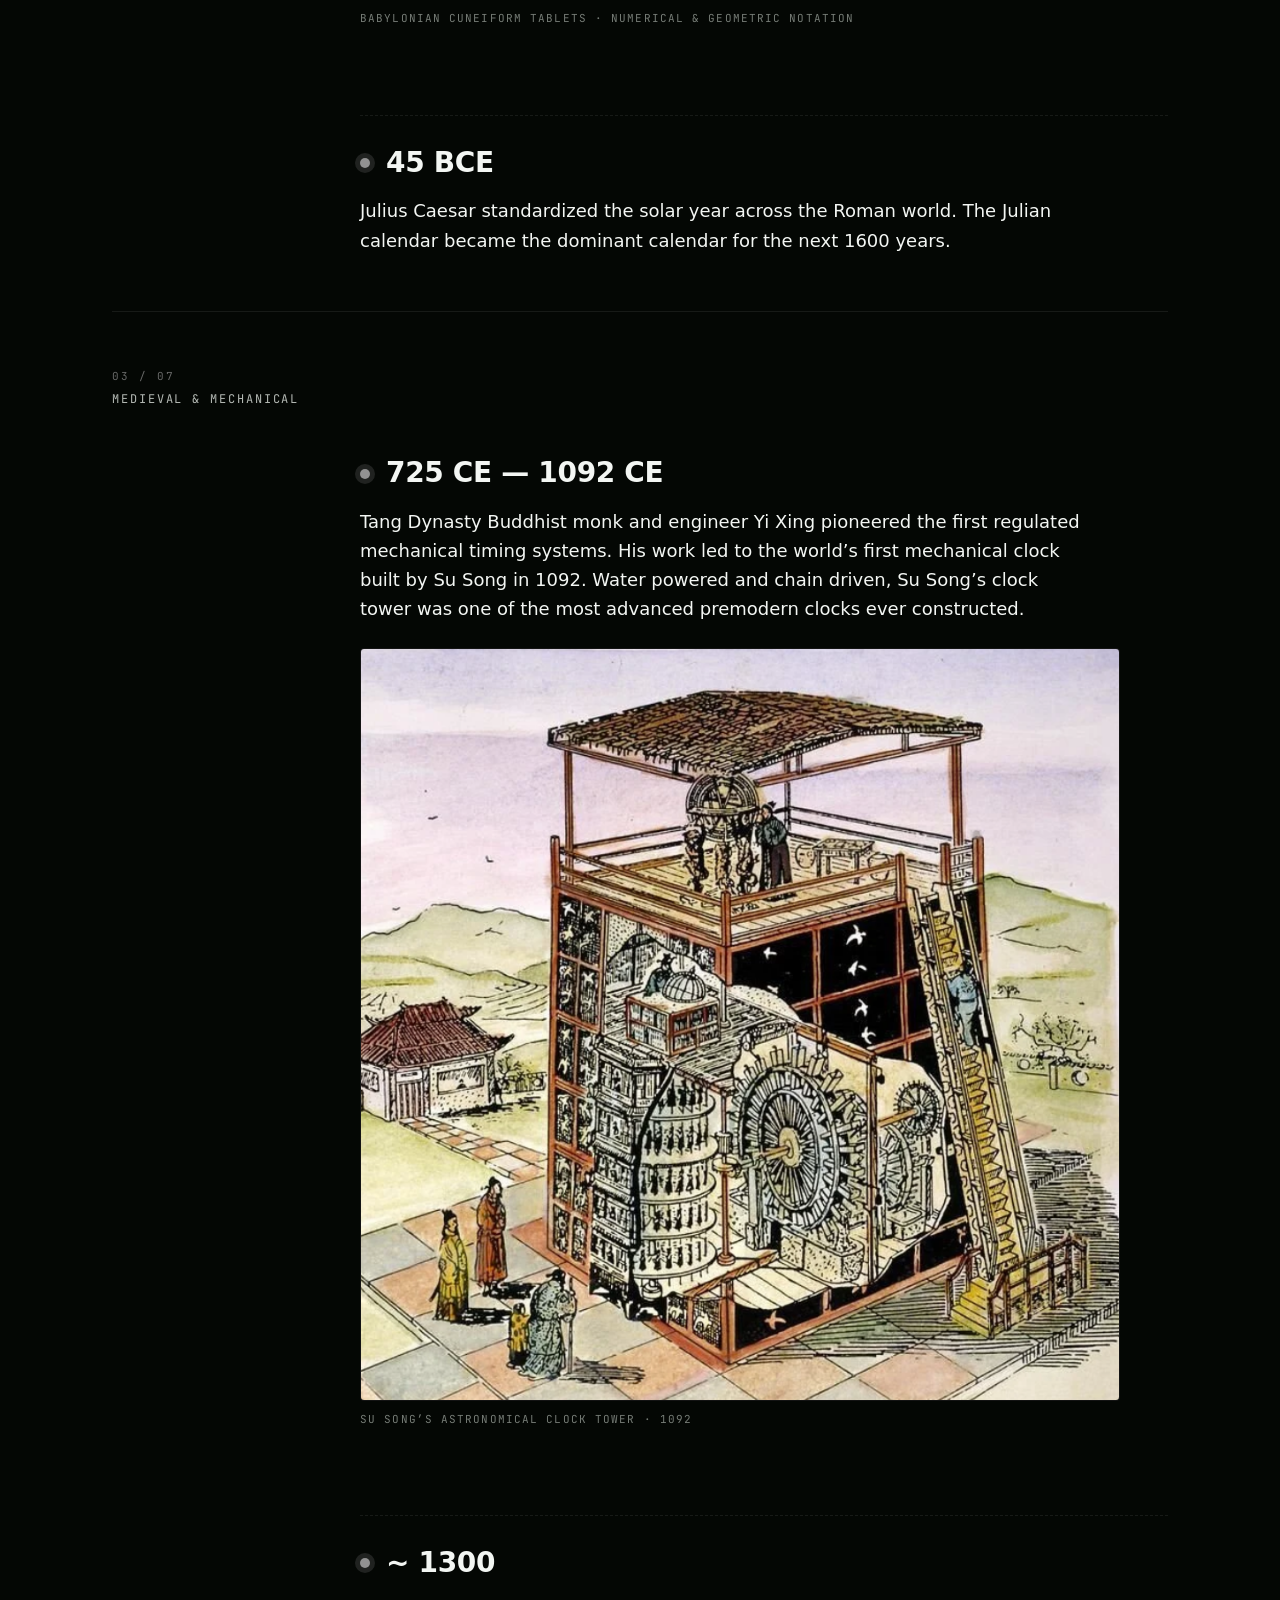
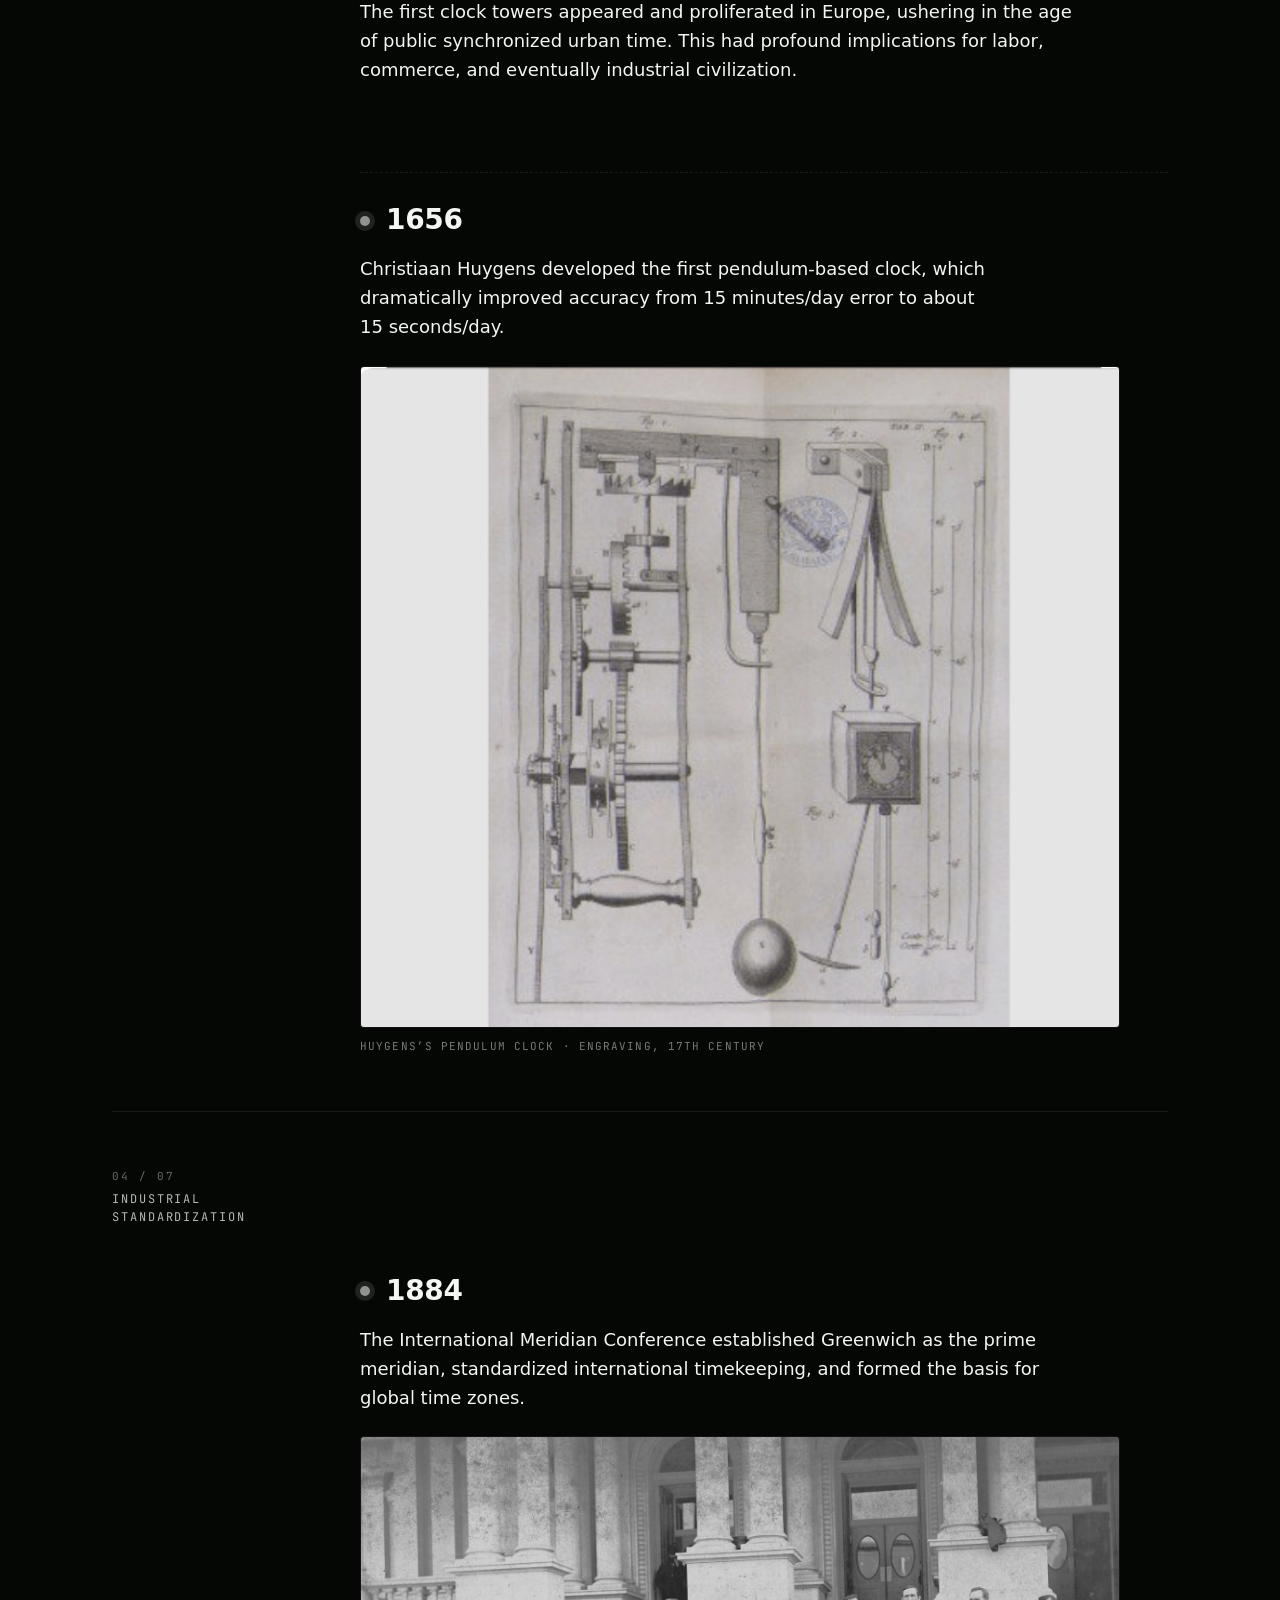
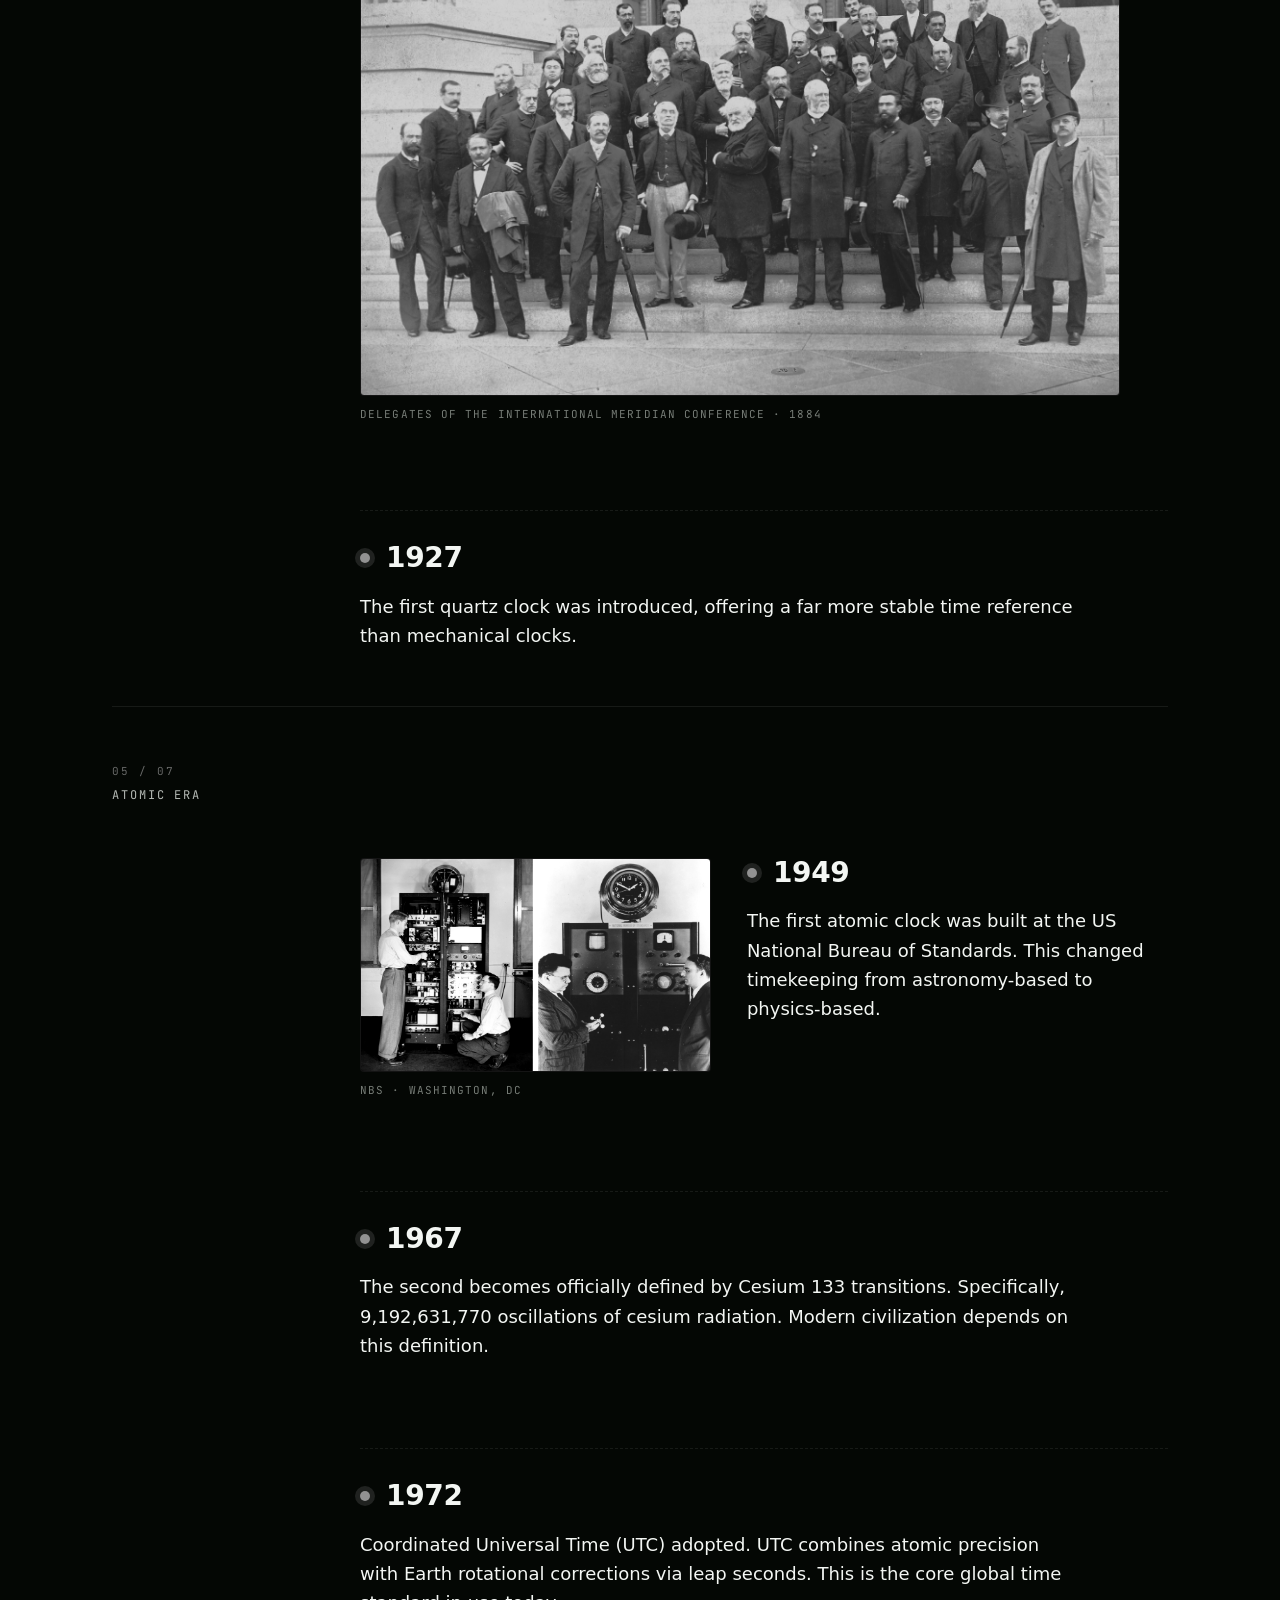
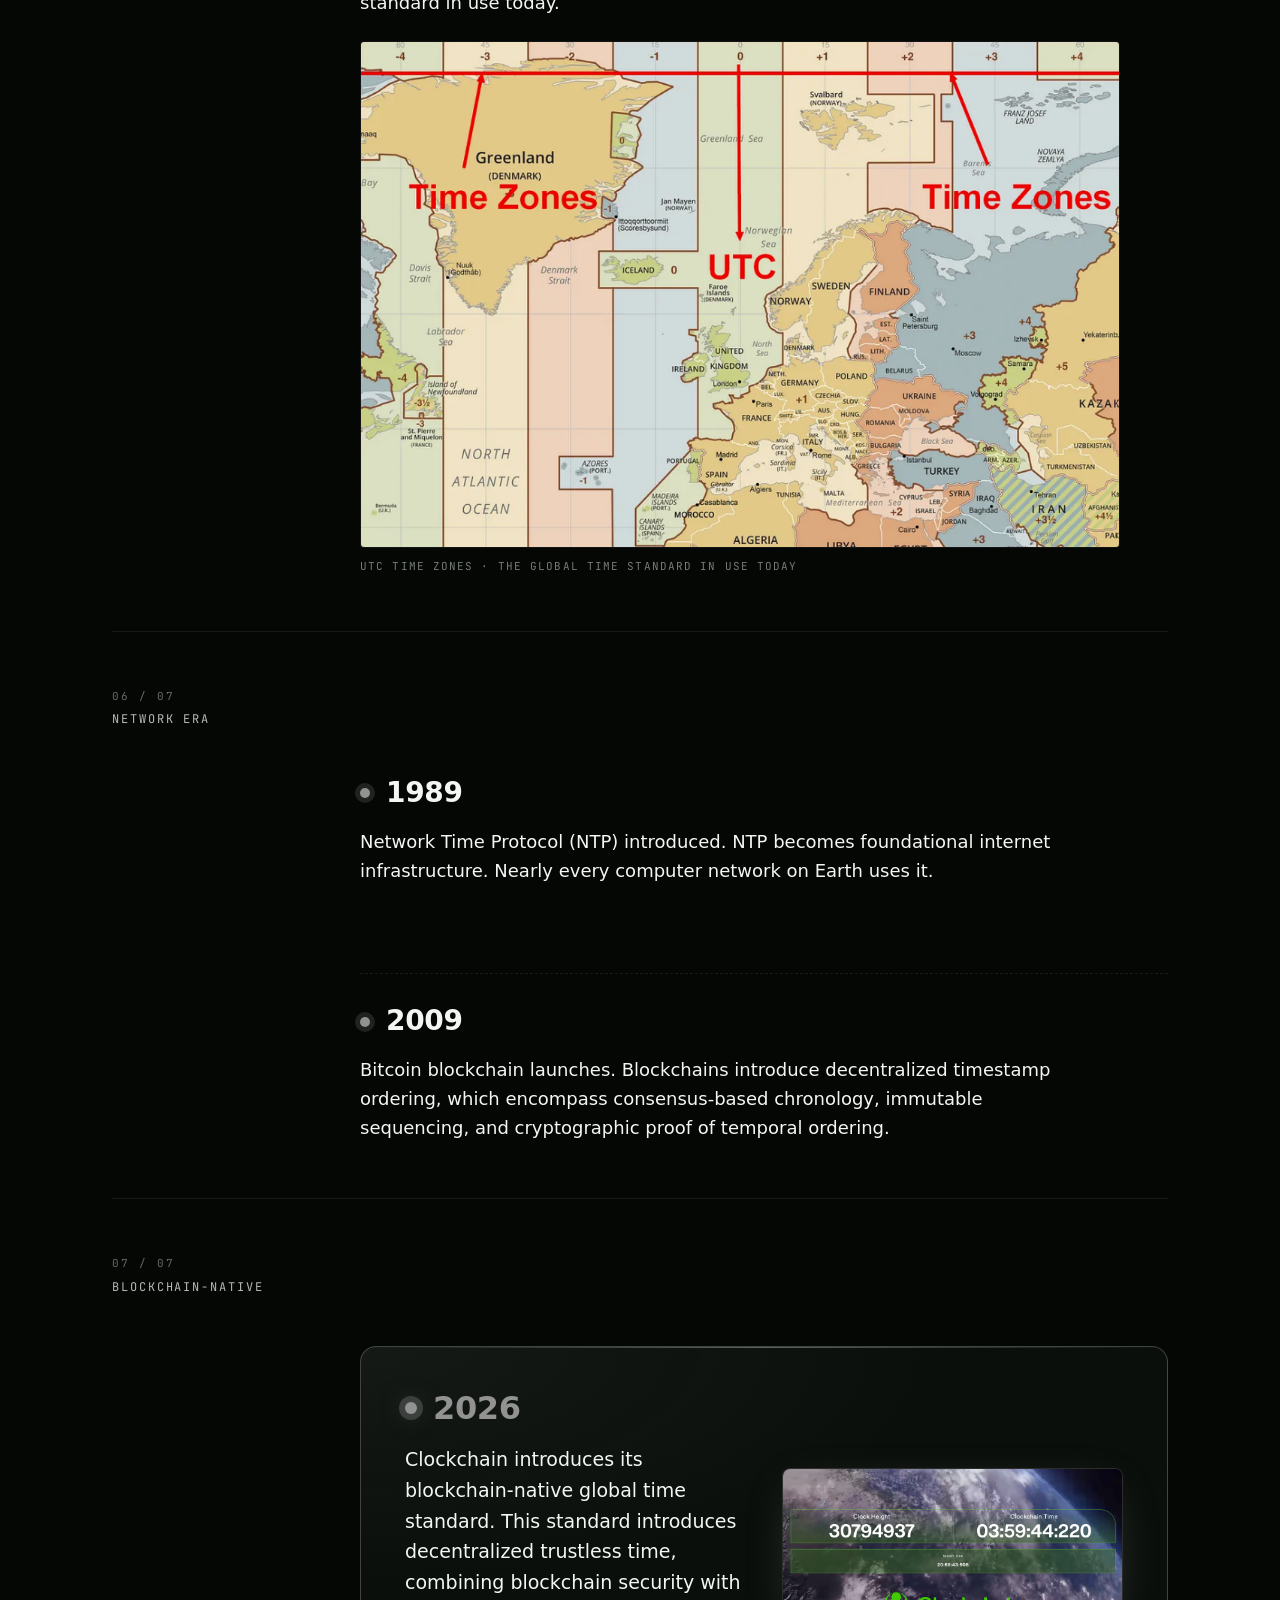
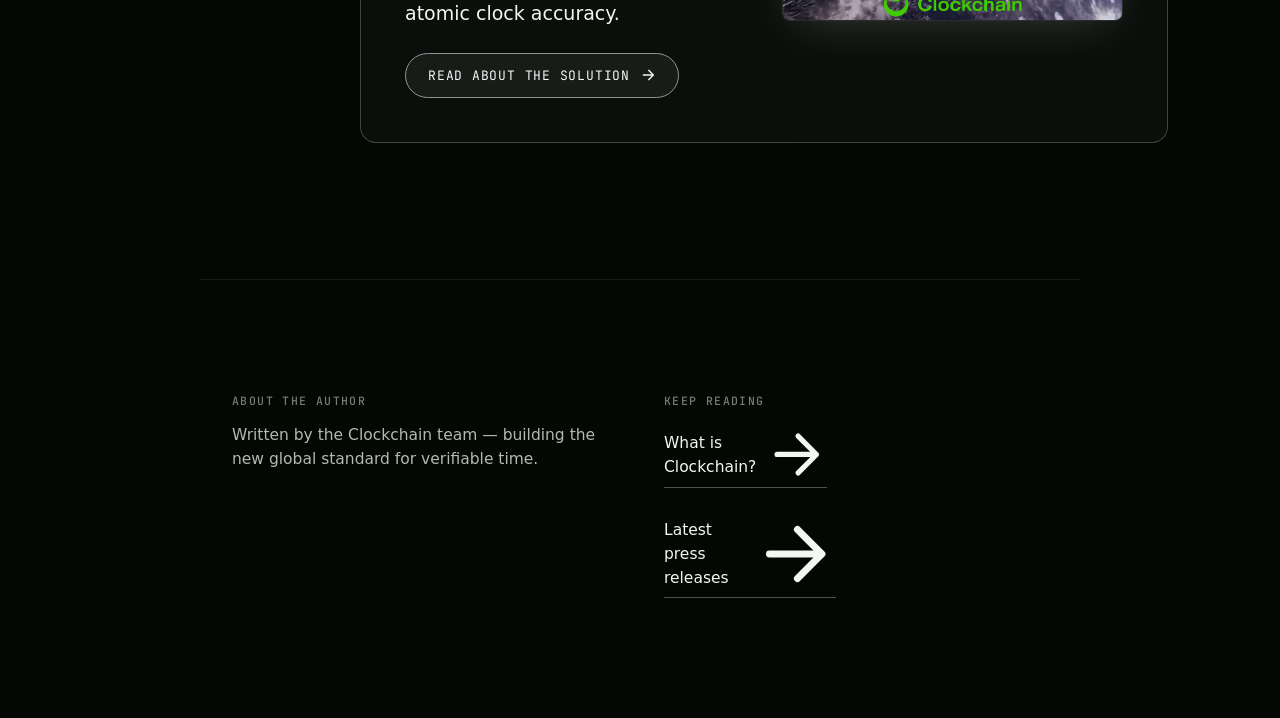
<file: blog/brief-history-of-time.html>
<!DOCTYPE html>
<html lang="en">
<head>
  <meta charset="UTF-8" />
  <meta name="viewport" content="width=device-width, initial-scale=1.0" />
  <title>A History of Time — Clockchain</title>
  <link rel="icon" type="image/png" sizes="32x32" href="../assets/favicon-32.png" />
  <link rel="icon" type="image/png" sizes="512x512" href="../assets/favicon-512.png" />
  <link rel="apple-touch-icon" href="../assets/apple-touch-icon.png" />

  <!-- Fonts -->
  <link rel="preconnect" href="https://fonts.googleapis.com" />
  <link rel="preconnect" href="https://fonts.gstatic.com" crossorigin />
  <link href="https://fonts.googleapis.com/css2?family=Space+Grotesk:wght@300;400;500;600;700&family=JetBrains+Mono:wght@400;500;600&family=Instrument+Serif:ital@0;1&display=swap" rel="stylesheet" />

  <!-- Base site styles for tokens (colors, type) + nav/footer -->
  <link rel="stylesheet" href="../blog-base.css" />

  <!-- Article-specific styles -->
  <style>
    /* ========== Article scaffold ========== */
    .article-page {
      background: var(--bg);
      color: var(--fg);
      min-height: 100vh;
    }

    .article-back {
      position: sticky;
      top: 0;
      z-index: 50;
      backdrop-filter: blur(16px) saturate(140%);
      -webkit-backdrop-filter: blur(16px) saturate(140%);
      background: color-mix(in oklab, var(--bg), transparent 30%);
      border-bottom: 1px solid var(--line);
    }
    .article-back-inner {
      max-width: 1240px;
      margin: 0 auto;
      padding: 16px 32px;
      display: flex;
      align-items: center;
      justify-content: space-between;
      gap: 24px;
    }
    .article-back-link {
      display: inline-flex;
      align-items: center;
      gap: 10px;
      color: var(--fg-2);
      text-decoration: none;
      font-family: var(--f-mono);
      font-size: 12.5px;
      letter-spacing: 0.06em;
      text-transform: uppercase;
      transition: color 200ms ease;
    }
    .article-back-link:hover { color: var(--fg); }
    .article-back-link svg { width: 16px; height: 16px; }
    .article-back-logo img { height: 32px; width: auto; display: block; }

    /* ========== Header ========== */
    .article-header {
      max-width: 880px;
      margin: 0 auto;
      padding: 88px 32px 48px;
    }
    .article-eyebrow {
      display: inline-flex;
      align-items: center;
      gap: 10px;
      font-family: var(--f-mono);
      font-size: 12px;
      letter-spacing: 0.12em;
      text-transform: uppercase;
      color: var(--acc);
      margin-bottom: 32px;
    }
    .article-eyebrow .dot {
      width: 6px; height: 6px; border-radius: 50%;
      background: var(--acc);
      box-shadow: 0 0 12px var(--acc);
    }
    .article-eyebrow .sep { color: var(--fg-3); }
    .article-title {
      font-family: var(--f-display);
      font-size: clamp(40px, 6.2vw, 78px);
      line-height: 1.02;
      letter-spacing: -0.025em;
      font-weight: 700;
      margin: 0 0 28px;
      text-wrap: balance;
      color: var(--fg);
    }
    .article-title em {
      font-family: var(--f-display);
      font-style: normal;
      font-weight: 500;
      color: var(--acc);
      letter-spacing: -0.01em;
    }
    .article-dek {
      font-size: 22px;
      line-height: 1.45;
      color: var(--fg-2);
      max-width: 680px;
      margin: 0 0 40px;
      text-wrap: pretty;
    }
    .article-meta {
      display: flex;
      align-items: center;
      gap: 14px;
      flex-wrap: wrap;
      font-family: var(--f-mono);
      font-size: 12.5px;
      letter-spacing: 0.05em;
      text-transform: uppercase;
      color: var(--fg-3);
      padding-top: 28px;
      border-top: 1px solid var(--line);
    }
    .article-meta .author { color: var(--fg-2); }
    .article-meta .sep { color: var(--fg-3); opacity: 0.5; }

    /* ========== Hero image ========== */
    .hero-figure {
      max-width: 1400px;
      margin: 0 auto 96px;
      padding: 0 32px;
    }
    .hero-figure-frame {
      position: relative;
      border: 1px solid var(--line);
      border-radius: 4px;
      overflow: hidden;
      background: #000;
      max-width: 700px;
      margin: 0 auto;
    }
    .hero-figure-frame img {
      width: 100%;
      height: auto;
      display: block;
      filter: contrast(1.05) brightness(0.96);
    }
    .hero-figure-frame::after {
      content: "";
      position: absolute;
      inset: 0;
      box-shadow: inset 0 0 120px rgba(0,0,0,0.35);
      pointer-events: none;
    }
    .hero-caption {
      display: grid;
      grid-template-columns: auto 1fr;
      gap: 24px;
      margin-top: 18px;
      padding-top: 16px;
      border-top: 1px solid var(--line);
    }
    .hero-caption .cap-no {
      font-family: var(--f-mono);
      font-size: 11.5px;
      letter-spacing: 0.12em;
      text-transform: uppercase;
      color: var(--acc);
      padding-top: 2px;
    }
    .hero-caption .cap-text {
      font-size: 14.5px;
      line-height: 1.55;
      color: var(--fg-2);
      max-width: 720px;
    }
    .hero-caption .cap-text strong { color: var(--fg); font-weight: 600; }

    /* ========== Intro — (unused; kept in case of future restoration) ========== */
    .article-intro {
      max-width: 760px;
      margin: 0 auto 120px;
      padding: 0 32px;
    }
    .article-intro p {
      font-family: var(--f-display);
      font-size: 26px;
      line-height: 1.45;
      letter-spacing: -0.005em;
      color: var(--fg);
      margin: 0 0 24px;
      text-wrap: pretty;
    }
    .article-intro p.lead-cap::first-letter {
      font-family: var(--f-display);
      font-size: 5.2em;
      float: left;
      line-height: 0.86;
      padding: 8px 14px 0 0;
      color: var(--acc);
      font-style: normal;
      font-weight: 500;
    }

    /* Inline intro figure — small, floats right so text wraps around */
    .intro-figure {
      float: right;
      width: 240px;
      margin: 6px 0 18px 28px;
      shape-outside: margin-box;
    }
    .intro-figure img {
      width: 100%;
      height: auto;
      display: block;
      border: 1px solid var(--line);
      border-radius: 4px;
      filter: contrast(1.05) saturate(0.92);
      box-shadow: 0 12px 36px -16px color-mix(in oklab, var(--acc), transparent 60%);
    }
    .intro-figure figcaption {
      margin-top: 8px;
      font-family: var(--f-mono);
      font-size: 10.5px;
      letter-spacing: 0.1em;
      text-transform: uppercase;
      color: var(--fg-3);
      text-align: right;
    }

    /* ========== Timeline ========== */
    .timeline-wrap {
      max-width: 1120px;
      margin: 0 auto;
      padding: 0 32px 120px;
    }

    /* Era heading — left-rail label, no editorial title */
    .era {
      display: grid;
      grid-template-columns: 200px 1fr;
      gap: 48px;
      align-items: baseline;
      padding: 56px 0 18px;
      border-top: 1px solid var(--line);
      position: relative;
    }
    .era:first-child { border-top: 0; padding-top: 24px; }
    .era-label {
      font-family: var(--f-mono);
      font-size: 12px;
      letter-spacing: 0.16em;
      text-transform: uppercase;
      color: var(--fg-2);
      position: sticky;
      top: 88px;
    }
    .era-label .era-num {
      display: block;
      color: var(--acc);
      font-size: 11px;
      margin-bottom: 6px;
      opacity: 0.7;
    }

    /* Entries — vertical rail */
    .entries {
      display: grid;
      grid-template-columns: 200px 1fr;
      gap: 48px;
      margin-bottom: 16px;
    }
    .entry {
      grid-column: 2;
      display: block;
      padding: 32px 0 40px;
      position: relative;
    }
    .entry + .entry { border-top: 1px dashed var(--line); }

    .entry-year {
      font-family: var(--f-display);
      font-size: 28px;
      line-height: 1.1;
      letter-spacing: -0.012em;
      font-weight: 600;
      color: var(--fg);
      margin: 0 0 18px;
      display: inline-flex;
      align-items: center;
      gap: 16px;
    }
    .entry-year::before {
      content: "";
      width: 10px;
      height: 10px;
      border-radius: 50%;
      background: var(--acc);
      box-shadow: 0 0 0 5px color-mix(in oklab, var(--acc), transparent 80%);
      flex-shrink: 0;
    }
    .entry-body {
      font-size: 18px;
      line-height: 1.62;
      color: var(--fg);
      max-width: 720px;
      margin: 0;
      text-wrap: pretty;
    }
    .entry-body em { font-style: italic; color: var(--fg); }

    /* Inline image — full entry width */
    .entry-img-wide {
      margin: 24px 0 0;
      max-width: 760px;
    }
    .entry-img-wide img {
      width: 100%;
      height: auto;
      display: block;
      border: 1px solid var(--line);
      border-radius: 4px;
      background: #000;
    }
    .entry-img-wide figcaption {
      margin-top: 10px;
      font-family: var(--f-mono);
      font-size: 11px;
      letter-spacing: 0.1em;
      text-transform: uppercase;
      color: var(--fg-3);
    }

    /* Paired images (2-up) */
    .entry-img-pair {
      margin: 24px 0 0;
      max-width: 760px;
      display: grid;
      grid-template-columns: 1fr 1fr;
      gap: 14px;
    }
    .entry-img-pair .pair-cell {
      border: 1px solid var(--line);
      border-radius: 4px;
      overflow: hidden;
      background: #000;
      aspect-ratio: 1 / 1;
      display: flex;
      align-items: center;
      justify-content: center;
    }
    .entry-img-pair .pair-cell img {
      width: 100%;
      height: 100%;
      object-fit: cover;
      display: block;
    }
    .entry-img-pair figcaption {
      grid-column: 1 / -1;
      margin-top: 4px;
      font-family: var(--f-mono);
      font-size: 11px;
      letter-spacing: 0.1em;
      text-transform: uppercase;
      color: var(--fg-3);
    }

    /* Featured entry — image on left, text on right */
    .entry.featured { padding: 36px 0 44px; }
    .entry.featured .featured-grid {
      display: grid;
      grid-template-columns: 1fr 1.2fr;
      gap: 36px;
      align-items: start;
    }
    .entry.featured.featured-grow .featured-grid {
      grid-template-columns: 2.77fr 1fr;
    }
    .entry.featured.featured-grow { grid-column: 1 / -1; }
    .entry.featured .featured-img {
      border: 1px solid var(--line);
      border-radius: 4px;
      overflow: hidden;
      background: #000;
    }
    .entry.featured .featured-img img {
      width: 100%;
      height: auto;
      display: block;
      filter: contrast(1.04);
    }
    .entry.featured .featured-img-cap {
      font-family: var(--f-mono);
      font-size: 11px;
      letter-spacing: 0.1em;
      text-transform: uppercase;
      color: var(--fg-3);
      margin-top: 10px;
    }

    /* Climax — 2026 entry */
    .entry.climax {
      margin-top: 32px;
      padding: 44px;
      border: 1px solid color-mix(in oklab, var(--acc), transparent 60%);
      border-radius: 16px;
      background:
        radial-gradient(120% 100% at 0% 0%, color-mix(in oklab, var(--acc), transparent 92%), transparent 60%),
        color-mix(in oklab, var(--bg-elev), transparent 0%);
      position: relative;
      overflow: hidden;
    }
    .entry.climax + .entry { border-top: 0; }
    .entry.climax::before {
      content: "";
      position: absolute;
      top: -1px; left: -1px; right: -1px;
      height: 2px;
      background: linear-gradient(90deg, transparent, var(--acc), transparent);
      opacity: 0.6;
    }
    .entry.climax .climax-grid {
      display: grid;
      grid-template-columns: 1fr 1fr;
      gap: 36px;
      align-items: center;
    }
    .entry.climax .entry-year {
      color: var(--acc);
      font-size: 32px;
    }
    .entry.climax .entry-year::before {
      width: 12px; height: 12px;
      box-shadow: 0 0 0 6px color-mix(in oklab, var(--acc), transparent 70%),
                  0 0 24px color-mix(in oklab, var(--acc), transparent 50%);
    }
    .entry.climax .entry-body {
      font-size: 19px;
      color: var(--fg);
    }
    .entry.climax .climax-img {
      margin: 0;
      border: 1px solid color-mix(in oklab, var(--acc), transparent 70%);
      border-radius: 8px;
      overflow: hidden;
      background: #000;
      box-shadow: 0 12px 48px -16px color-mix(in oklab, var(--acc), transparent 60%);
    }
    .entry.climax .climax-img img {
      width: 100%;
      height: auto;
      display: block;
    }
    .entry.climax .climax-cta {
      display: inline-flex;
      align-items: center;
      gap: 10px;
      margin-top: 24px;
      padding: 12px 22px;
      border: 1px solid var(--acc);
      border-radius: 999px;
      background: color-mix(in oklab, var(--acc), transparent 90%);
      color: var(--fg);
      text-decoration: none;
      font-family: var(--f-mono);
      font-size: 13px;
      letter-spacing: 0.06em;
      text-transform: uppercase;
      transition: background 220ms ease, transform 220ms ease;
    }
    .entry.climax .climax-cta:hover {
      background: color-mix(in oklab, var(--acc), transparent 75%);
      transform: translateX(4px);
    }
    .entry.climax .climax-cta svg { width: 16px; height: 16px; }

    /* ========== Closing ========== */
    .article-foot {
      max-width: 880px;
      margin: 0 auto;
      padding: 80px 32px 120px;
      border-top: 1px solid var(--line);
    }
    .article-foot-grid {
      display: grid;
      grid-template-columns: 1fr 1fr;
      gap: 48px;
      align-items: start;
    }
    .article-foot-block h5 {
      font-family: var(--f-mono);
      font-size: 11.5px;
      letter-spacing: 0.12em;
      text-transform: uppercase;
      color: var(--fg-3);
      margin: 32px 0 14px;
      font-weight: 500;
    }
    .article-foot-block p, .article-foot-block a {
      font-size: 15.5px;
      line-height: 1.55;
      color: var(--fg-2);
    }
    .article-foot-block a {
      display: inline-flex;
      align-items: center;
      gap: 8px;
      text-decoration: none;
      color: var(--fg);
      border-bottom: 1px solid color-mix(in oklab, var(--fg), transparent 70%);
      padding-bottom: 1px;
      transition: color 200ms ease, border-color 200ms ease;
    }
    .article-foot-block a:hover {
      color: var(--acc);
      border-color: var(--acc);
    }

    /* ========== Responsive ========== */
    @media (max-width: 900px) {
      .article-header { padding: 56px 22px 32px; }
      .article-title { font-size: clamp(34px, 8vw, 52px); }
      .article-dek { font-size: 18px; }
      .hero-figure { padding: 0 22px; margin-bottom: 64px; }
      .timeline-wrap { padding: 0 22px 80px; }
      .era { grid-template-columns: 1fr; gap: 8px; padding: 40px 0 12px; }
      .era-label { position: static; }
      .entries { grid-template-columns: 1fr; gap: 0; margin-bottom: 8px; }
      .entry { grid-column: 1; padding: 24px 0 32px; }
      .entry-year { font-size: 22px; gap: 12px; }
      .entry-body { font-size: 16.5px; }
      .entry-img-wide, .entry-img-pair { max-width: 100%; }
      .entry.featured .featured-grid { grid-template-columns: 1fr; gap: 20px; }
      .entry.featured.featured-grow .featured-grid { grid-template-columns: 1fr; gap: 20px; }
      .entry.climax { padding: 28px 22px; }
      .entry.climax .climax-grid { grid-template-columns: 1fr; gap: 24px; }
      .entry.climax .entry-year { font-size: 26px; }
      .entry.climax .entry-body { font-size: 17px; }
      .article-foot { padding: 56px 22px 80px; }
      .article-foot-grid { grid-template-columns: 1fr; gap: 24px; }
      .article-back-inner { padding: 14px 22px; }
    }

    @media (max-width: 600px) {
      .article-back-inner { padding: 12px 18px; }
      .article-back-link { font-size: 11.5px; }
      .article-back-logo img { height: 28px; }
      .article-header { padding: 44px 18px 28px; }
      .article-eyebrow { margin-bottom: 22px; font-size: 11px; flex-wrap: wrap; }
      .article-title { font-size: clamp(30px, 8.5vw, 40px); margin-bottom: 20px; }
      .article-dek { font-size: 17px; margin-bottom: 26px; }
      .article-meta { gap: 8px 12px; padding-top: 20px; font-size: 11.5px; }
      .hero-figure { padding: 0 18px; margin-bottom: 48px; }
      .hero-caption { grid-template-columns: 1fr; gap: 8px; }
      .timeline-wrap { padding: 0 18px 64px; }
      .era { padding: 32px 0 10px; }
      .entry { padding: 22px 0 28px; }
      /* let long year labels wrap instead of pushing the page sideways */
      .entry-year { display: flex; flex-wrap: wrap; align-items: center; font-size: 21px; gap: 12px; }
      .entry-body { font-size: 16px; }
      .entry-img-pair { gap: 10px; }
      .entry.climax { padding: 24px 18px; border-radius: 14px; }
      .entry.climax .entry-year { font-size: 24px; }
      .entry.climax .climax-cta { display: flex; width: 100%; justify-content: center; }
      .article-foot { padding: 48px 18px 72px; }
    }

    @media (max-width: 400px) {
      .entry-img-pair { grid-template-columns: 1fr; }
      .entry-img-pair .pair-cell { aspect-ratio: 16 / 10; }
    }

    @media (prefers-reduced-motion: reduce) {
      * { transition: none !important; }
    }
  </style>
</head>
<body class="article-page">

  <!-- Sticky back nav -->
  <div class="article-back">
    <div class="article-back-inner">
      <a class="article-back-link" href="../newsroom.html#blog">
        <svg viewBox="0 0 24 24" fill="none" stroke="currentColor" stroke-width="2" stroke-linecap="round" stroke-linejoin="round"><path d="M19 12H5M12 19l-7-7 7-7"/></svg>
        Back to blog
      </a>
      <a class="article-back-logo" href="../index.html" aria-label="Clockchain home">
        <img src="../assets/clockchain-logo-full.png" alt="Clockchain" />
      </a>
    </div>
  </div>

  <!-- ===== Article Header ===== -->
  <header class="article-header">
    <div class="article-eyebrow">
      <span class="dot"></span>
      <span>HISTORY</span>
      <span class="sep">·</span>
      <span>FROM THE TEAM</span>
    </div>
    <h1 class="article-title">A history of <em>time</em> and timekeeping.</h1>
    <p class="article-dek">
      From 13.8 billion years before present to Q4 2026.
    </p>
    <div class="article-meta">
      <span class="author">Clockchain Team</span>
      <span class="sep">·</span>
      <span>May 25, 2026</span>
      <span class="sep">·</span>
      <span>6 min read</span>
    </div>
  </header>

  <!-- ===== Hero image ===== -->
  <figure class="hero-figure">
    <div class="hero-figure-frame">
      <img src="../assets/blog/atomic-clock-1949.jpg" alt="The world's first atomic clock, built at the US National Bureau of Standards in 1949. Left: Harold Lyons calibrates the ammonia-line apparatus. Right: a public-facing clock dial mounted atop the apparatus." />
    </div>
    <figcaption class="hero-caption">
      <span class="cap-no">FIG. 01 · 1949</span>
      <span class="cap-text">
        <strong>The first atomic clock.</strong> Built at the US National Bureau of Standards — the moment timekeeping shifted from astronomy-based to physics-based. <em>Public domain · NBS / NIST archives.</em>
      </span>
    </figcaption>
  </figure>

  <!-- ===== Timeline ===== -->
  <main class="timeline-wrap">

    <!-- Era 01 — Cosmic Origins -->
    <div class="era">
      <div class="era-label">
        <span class="era-num">01 / 07</span>
        Cosmic Origins
      </div>
    </div>
    <div class="entries">
      <article class="entry featured featured-grow">
        <div class="featured-grid">
          <figure class="featured-img-wrap">
            <div class="featured-img">
              <img src="../assets/blog/cosmic-bigbang.png" alt="Artistic rendering of the Big Bang — a singularity expanding into spacetime." />
            </div>
            <div class="featured-img-cap">The origin of spacetime</div>
          </figure>
          <div>
            <div class="entry-year">13.8 billion years before present</div>
            <p class="entry-body">
              A singularity exploded or imploded or expanded — we don’t really know, in
              an event known as the Big Bang. This was the origin of spacetime, from
              which both space and time descend.
            </p>
          </div>
        </div>
      </article>
    </div>

    <!-- Era 02 — Ancient Civilizations -->
    <div class="era">
      <div class="era-label">
        <span class="era-num">02 / 07</span>
        Ancient Civilizations
      </div>
    </div>
    <div class="entries">
      <article class="entry">
        <div class="entry-year">3500 BCE</div>
        <p class="entry-body">
          The earliest sundials appear in ancient Egypt. These established the idea of
          dividing daylight into regular intervals.
        </p>
        <figure class="entry-img-pair">
          <div class="pair-cell"><img src="../assets/blog/sundial-a.png" alt="Ancient Egyptian sundial — a fan of radial lines etched into limestone." /></div>
          <div class="pair-cell"><img src="../assets/blog/sundial-b.png" alt="Ancient Egyptian sundial with central gnomon, casting a shadow across radial hour markers." /></div>
          <figcaption>Egyptian sundials · limestone</figcaption>
        </figure>
      </article>

      <article class="entry">
        <div class="entry-year">2000 BCE</div>
        <p class="entry-body">
          The ancient Babylonians introduced the base 60 numbering system still in use
          today. This is why 1 minute has 60 seconds, 1 hour has 60 minutes, and a
          circle has 360 degrees.
        </p>
        <figure class="entry-img-wide">
          <img src="../assets/blog/babylonian-base60.png" alt="Babylonian cuneiform tablets showing numerical and geometric notation." />
          <figcaption>Babylonian cuneiform tablets · numerical &amp; geometric notation</figcaption>
        </figure>
      </article>

      <article class="entry">
        <div class="entry-year">45 BCE</div>
        <p class="entry-body">
          Julius Caesar standardized the solar year across the Roman world. The Julian
          calendar became the dominant calendar for the next 1600 years.
        </p>
      </article>
    </div>

    <!-- Era 03 — Medieval & Mechanical -->
    <div class="era">
      <div class="era-label">
        <span class="era-num">03 / 07</span>
        Medieval &amp; Mechanical
      </div>
    </div>
    <div class="entries">
      <article class="entry">
        <div class="entry-year">725 CE — 1092 CE</div>
        <p class="entry-body">
          Tang Dynasty Buddhist monk and engineer Yi Xing pioneered the first regulated
          mechanical timing systems. His work led to the world’s first mechanical clock
          built by Su Song in 1092. Water powered and chain driven, Su Song’s clock
          tower was one of the most advanced premodern clocks ever constructed.
        </p>
        <figure class="entry-img-wide">
          <img src="../assets/blog/yi-xing-su-song.png" alt="Illustration of Su Song’s 11th-century water-powered astronomical clock tower." />
          <figcaption>Su Song’s astronomical clock tower · 1092</figcaption>
        </figure>
      </article>

      <article class="entry">
        <div class="entry-year">~ 1300</div>
        <p class="entry-body">
          The first clock towers appeared and proliferated in Europe, ushering in the
          age of public synchronized urban time. This had profound implications for
          labor, commerce, and eventually industrial civilization.
        </p>
      </article>

      <article class="entry">
        <div class="entry-year">1656</div>
        <p class="entry-body">
          Christiaan Huygens developed the first pendulum-based clock, which
          dramatically improved accuracy from 15 minutes/day error to about 15
          seconds/day.
        </p>
        <figure class="entry-img-wide">
          <img src="../assets/blog/huygens-pendulum.png" alt="Engraving of Christiaan Huygens’s pendulum clock mechanism, 17th century." />
          <figcaption>Huygens’s pendulum clock · engraving, 17th century</figcaption>
        </figure>
      </article>
    </div>

    <!-- Era 04 — Industrial Standardization -->
    <div class="era">
      <div class="era-label">
        <span class="era-num">04 / 07</span>
        Industrial Standardization
      </div>
    </div>
    <div class="entries">
      <article class="entry">
        <div class="entry-year">1884</div>
        <p class="entry-body">
          The International Meridian Conference established Greenwich as the prime
          meridian, standardized international timekeeping, and formed the basis for
          global time zones.
        </p>
        <figure class="entry-img-wide">
          <img src="../assets/blog/greenwich-meridian.png" alt="Delegates of the 1884 International Meridian Conference photographed on the steps of the US Capitol." />
          <figcaption>Delegates of the International Meridian Conference · 1884</figcaption>
        </figure>
      </article>

      <article class="entry">
        <div class="entry-year">1927</div>
        <p class="entry-body">
          The first quartz clock was introduced, offering a far more stable time
          reference than mechanical clocks.
        </p>
      </article>
    </div>

    <!-- Era 05 — Atomic Era -->
    <div class="era">
      <div class="era-label">
        <span class="era-num">05 / 07</span>
        Atomic Era
      </div>
    </div>
    <div class="entries">
      <article class="entry featured">
        <div class="featured-grid">
          <figure class="featured-img-wrap">
            <div class="featured-img">
              <img src="../assets/blog/atomic-clock-1949.jpg" alt="The first atomic clock at the US National Bureau of Standards, 1949." />
            </div>
            <div class="featured-img-cap">NBS · Washington, DC</div>
          </figure>
          <div>
            <div class="entry-year">1949</div>
            <p class="entry-body">
              The first atomic clock was built at the US National Bureau of Standards.
              This changed timekeeping from astronomy-based to physics-based.
            </p>
          </div>
        </div>
      </article>

      <article class="entry">
        <div class="entry-year">1967</div>
        <p class="entry-body">
          The second becomes officially defined by Cesium 133 transitions.
          Specifically, 9,192,631,770 oscillations of cesium radiation. Modern
          civilization depends on this definition.
        </p>
      </article>

      <article class="entry">
        <div class="entry-year">1972</div>
        <p class="entry-body">
          Coordinated Universal Time (UTC) adopted. UTC combines atomic precision with
          Earth rotational corrections via leap seconds. This is the core global time
          standard in use today.
        </p>
        <figure class="entry-img-wide">
          <img src="../assets/blog/utc.png" alt="World map showing UTC time zones across Europe and the North Atlantic." />
          <figcaption>UTC time zones · the global time standard in use today</figcaption>
        </figure>
      </article>
    </div>

    <!-- Era 06 — Network Era -->
    <div class="era">
      <div class="era-label">
        <span class="era-num">06 / 07</span>
        Network Era
      </div>
    </div>
    <div class="entries">
      <article class="entry">
        <div class="entry-year">1989</div>
        <p class="entry-body">
          Network Time Protocol (NTP) introduced. NTP becomes foundational internet
          infrastructure. Nearly every computer network on Earth uses it.
        </p>
      </article>

      <article class="entry">
        <div class="entry-year">2009</div>
        <p class="entry-body">
          Bitcoin blockchain launches. Blockchains introduce decentralized timestamp
          ordering, which encompass consensus-based chronology, immutable sequencing,
          and cryptographic proof of temporal ordering.
        </p>
      </article>
    </div>

    <!-- Era 07 — Blockchain-Native (climax) -->
    <div class="era">
      <div class="era-label">
        <span class="era-num">07 / 07</span>
        Blockchain-Native
      </div>
    </div>
    <div class="entries">
      <article class="entry climax">
        <div class="climax-grid">
          <div>
            <div class="entry-year">2026</div>
            <p class="entry-body">
              Clockchain introduces its blockchain-native global time standard. This
              standard introduces decentralized trustless time, combining blockchain
              security with atomic clock accuracy.
            </p>
            <a class="climax-cta" href="../index.html#solution">
              Read about the solution
              <svg viewBox="0 0 24 24" fill="none" stroke="currentColor" stroke-width="2" stroke-linecap="round" stroke-linejoin="round"><path d="M5 12h14M13 5l7 7-7 7"/></svg>
            </a>
          </div>
          <figure class="climax-img">
            <img src="../assets/blog/clockchain-illustration.png" alt="Clockchain display: Clock Height, Clockchain Time, and System Time overlaid on Earth from space." />
          </figure>
        </div>
      </article>
    </div>
  </main>

  <!-- ===== Foot ===== -->
  <footer class="article-foot">
    <div class="article-foot-grid">
      <div class="article-foot-block">
        <h5>About the author</h5>
        <p>Written by the Clockchain team — building the new global standard for verifiable time.</p>
      </div>
      <div class="article-foot-block">
        <h5>Keep reading</h5>
        <a href="../index.html#solution">
          What is Clockchain?
          <svg viewBox="0 0 24 24" fill="none" stroke="currentColor" stroke-width="2" stroke-linecap="round" stroke-linejoin="round"><path d="M5 12h14M13 5l7 7-7 7"/></svg>
        </a>
        <br/><br/>
        <a href="../newsroom.html#news">
          Latest press releases
          <svg viewBox="0 0 24 24" fill="none" stroke="currentColor" stroke-width="2" stroke-linecap="round" stroke-linejoin="round"><path d="M5 12h14M13 5l7 7-7 7"/></svg>
        </a>
      </div>
    </div>
  </footer>

</body>
</html>
</file>
<file: blog-base.css>
/* ========== Clockchain 2026 — Design System ========== */

:root {
  /* Surface — DARK (default) */
  --bg: oklch(0.12 0.012 150);
  --bg-deep: oklch(0.07 0.01 150);
  --bg-elev: oklch(0.16 0.012 150);
  --panel: oklch(0.22 0.014 150 / 0.55);
  --panel-2: oklch(0.28 0.014 150 / 0.45);
  --line: oklch(1 0 0 / 0.08);
  --line-strong: oklch(1 0 0 / 0.18);

  /* Text */
  --fg: oklch(0.97 0.005 145);
  --fg-2: oklch(0.78 0.008 145);
  --fg-3: oklch(0.58 0.012 145);
  --fg-4: oklch(0.42 0.014 145);

  /* Neutral structural accent (was steel blue) — used for rims, glows, illustration line work. Green --state is the sole brand accent. */
  --acc: oklch(0.66 0 0);
  --acc-2: oklch(0.66 0 0);
  --acc-dim: oklch(0.5 0 0);
  --acc-glow: oklch(0.66 0 0 / 0.45);

  /* State / brand accent — bright green #00cc00. Logo, Clockchain wordmark, LIVE, primary CTA */
  --state: oklch(0.72 0.255 142);
  --state-2: oklch(0.72 0.255 142);
  --state-dim: oklch(0.5 0.25 142);
  --state-glow: oklch(0.72 0.255 142 / 0.45);

  /* Deep teal #2c8769 — used for deep tints, secondary fills, hover layers */
  --acc-deep: oklch(0.52 0.10 165);
  --acc-deep-glow: oklch(0.52 0.10 165 / 0.45);

  /* Pale blue #bddbe8 — soft ambient tone, faint glows, light-theme accent */
  --acc-pale: oklch(0.87 0.029 220);
  --acc-pale-glow: oklch(0.87 0.029 220 / 0.35);

  /* Type */
  --f-display: "Manrope", ui-sans-serif, system-ui, sans-serif;
  --f-sans: "Manrope", ui-sans-serif, system-ui, sans-serif;
  --f-mono: "JetBrains Mono", ui-monospace, "SF Mono", Menlo, monospace;

  /* Metrics */
  --maxw: 1440px;
  --gut: clamp(20px, 4vw, 56px);
}

/* Typeface toggle — Manrope is the default; toggle for comparison */
:root[data-typeface="space-grotesk"] {
  --f-display: "Space Grotesk", ui-sans-serif, system-ui, sans-serif;
  --f-sans: "Space Grotesk", ui-sans-serif, system-ui, sans-serif;
}
:root[data-typeface="manrope"] {
  --f-display: "Manrope", ui-sans-serif, system-ui, sans-serif;
  --f-sans: "Manrope", ui-sans-serif, system-ui, sans-serif;
}
:root[data-typeface="hanken"] {
  --f-display: "Hanken Grotesk", ui-sans-serif, system-ui, sans-serif;
  --f-sans: "Hanken Grotesk", ui-sans-serif, system-ui, sans-serif;
}

* { box-sizing: border-box; margin: 0; padding: 0; }
html, body { background: var(--bg); color: var(--fg); }
html { scroll-behavior: smooth; }
body {
  font-family: var(--f-sans);
  font-weight: 400;
  line-height: 1.5;
  -webkit-font-smoothing: antialiased;
  overflow-x: hidden;
  background:
    radial-gradient(1200px 700px at 80% -10%, oklch(0.4 0.16 142 / 0.18), transparent 60%),
    radial-gradient(900px 600px at -10% 30%, oklch(0.4 0.16 142 / 0.10), transparent 60%),
    var(--bg);
  background-attachment: fixed;
}

a { color: inherit; text-decoration: none; }
img, svg { display: block; max-width: 100%; }

/* Selection */
::selection { background: var(--acc); color: var(--bg-deep); }

/* Scrollbar */
::-webkit-scrollbar { width: 10px; height: 10px; }
::-webkit-scrollbar-track { background: var(--bg-deep); }
::-webkit-scrollbar-thumb { background: oklch(0.3 0.02 145); border-radius: 8px; }
::-webkit-scrollbar-thumb:hover { background: var(--acc-dim); }

/* ========== Utility ========== */
.shell { max-width: var(--maxw); margin: 0 auto; padding: 0 var(--gut); }
.eyebrow {
  font-family: var(--f-mono);
  font-size: 11px;
  letter-spacing: 0.16em;
  text-transform: uppercase;
  color: var(--fg-3);
  display: inline-flex;
  align-items: center;
  gap: 10px;
}
.eyebrow::before {
  content: "";
  display: inline-block;
  width: 6px; height: 6px; border-radius: 999px;
  background: var(--acc);
  box-shadow: 0 0 12px var(--acc-glow);
}

/* ---- Liquid glass: subtle base + gradient inner border via ::before ---- */
.glass, .glass-2, .liquid-glass {
  position: relative;
  overflow: hidden;
  background: oklch(1 0 0 / 0.02);
  background-blend-mode: luminosity;
  backdrop-filter: blur(14px) saturate(150%);
  -webkit-backdrop-filter: blur(14px) saturate(150%);
  box-shadow:
    inset 0 1px 1px oklch(1 0 0 / 0.10),
    0 24px 60px -40px oklch(0 0 0 / 0.6);
  border: none;
  border-radius: 22px;
}
.glass-2 { border-radius: 26px; }
.glass::before, .glass-2::before, .liquid-glass::before {
  content: "";
  position: absolute; inset: 0;
  border-radius: inherit;
  padding: 1.4px;
  background: linear-gradient(
    180deg,
    oklch(1 0 0 / 0.45) 0%,
    oklch(1 0 0 / 0.15) 20%,
    oklch(1 0 0 / 0) 40%,
    oklch(1 0 0 / 0) 60%,
    oklch(1 0 0 / 0.12) 80%,
    oklch(1 0 0 / 0.4) 100%
  );
  -webkit-mask: linear-gradient(#fff 0 0) content-box, linear-gradient(#fff 0 0);
  -webkit-mask-composite: xor;
          mask-composite: exclude;
  pointer-events: none;
  z-index: 1;
}
.glass-2 {
  background:
    linear-gradient(180deg, oklch(1 0 0 / 0.035), oklch(1 0 0 / 0.005)),
    oklch(1 0 0 / 0.02);
}
/* Make sure card contents sit above the ::before border */
.glass > *, .glass-2 > *, .liquid-glass > * { position: relative; z-index: 2; }
[data-theme="light"] .glass,
[data-theme="light"] .glass-2,
[data-theme="light"] .liquid-glass {
  background: oklch(1 0 0 / 0.5);
  /* On pure white, define cards with a hairline ring + soft lift so edges read */
  box-shadow:
    inset 0 0 0 1px oklch(0 0 0 / 0.07),
    inset 0 1px 1px oklch(1 0 0 / 0.8),
    0 16px 40px -26px oklch(0 0 0 / 0.16);
}
[data-theme="light"] .glass::before,
[data-theme="light"] .glass-2::before,
[data-theme="light"] .liquid-glass::before {
  background: linear-gradient(
    180deg,
    oklch(0 0 0 / 0.22) 0%,
    oklch(0 0 0 / 0.10) 20%,
    oklch(0 0 0 / 0) 40%,
    oklch(0 0 0 / 0) 60%,
    oklch(0 0 0 / 0.06) 80%,
    oklch(0 0 0 / 0.18) 100%
  );
}

/* Reveal */
.reveal {
  opacity: 0;
  transform: translateY(36px);
  transition:
    opacity 1.6s cubic-bezier(.16,1,.3,1),
    transform 2s cubic-bezier(.16,1,.3,1);
  transition-delay: var(--d, 0ms);
}
.reveal.in { opacity: 1; transform: none; }

/* Directional reveals — slide in from edges */
.reveal[data-reveal="left"]  { transform: translateX(-44vw); }
.reveal[data-reveal="right"] { transform: translateX(44vw); }
.reveal[data-reveal="left"].in,
.reveal[data-reveal="right"].in { transform: none; }

/* Swipe reveals — like data-reveal but triggered on scroll-into-view (not at load).
   Use for content below the fold that should swipe in from off-canvas. */
.reveal[data-swipe="left"]  { transform: translate3d(-55vw, 0, 0); opacity: 0; }
.reveal[data-swipe="right"] { transform: translate3d(55vw, 0, 0); opacity: 0; }
.reveal[data-swipe="left"],
.reveal[data-swipe="right"] {
  transition:
    opacity 1.6s cubic-bezier(.16,1,.3,1),
    transform 2s cubic-bezier(.16,1,.3,1);
  transition-delay: var(--d, 0ms);
}
.reveal[data-swipe="left"].in,
.reveal[data-swipe="right"].in {
  transform: translate3d(0, 0, 0);
  opacity: 1;
}

/* ========== Background grid layer ========== */
.bg-grid {
  position: fixed; inset: 0; pointer-events: none; z-index: 0;
  background-image:
    linear-gradient(to right, oklch(1 0 0 / 0.025) 1px, transparent 1px),
    linear-gradient(to bottom, oklch(1 0 0 / 0.025) 1px, transparent 1px);
  background-size: 80px 80px;
  mask-image: radial-gradient(ellipse 80% 60% at 50% 30%, black 30%, transparent 80%);
  -webkit-mask-image: radial-gradient(ellipse 80% 60% at 50% 30%, black 30%, transparent 80%);
}
.bg-orb {
  position: fixed;
  width: 720px; height: 720px; border-radius: 999px;
  background: radial-gradient(circle, oklch(0.8 0.25 142 / 0.18), transparent 65%);
  pointer-events: none; z-index: 0;
  filter: blur(20px);
  animation: orbDrift 24s ease-in-out infinite;
}
.bg-orb.a { top: -200px; right: -180px; }
.bg-orb.b { bottom: -300px; left: -200px; animation-delay: -12s; background: radial-gradient(circle, oklch(0.65 0.12 200 / 0.10), transparent 65%); }
@keyframes orbDrift {
  0%, 100% { transform: translate(0,0) scale(1); }
  50% { transform: translate(40px, -30px) scale(1.06); }
}

/* ========== Header / Nav ========== */
.nav {
  position: fixed; top: 16px; left: 0; right: 0; z-index: 50;
  display: flex; justify-content: center; pointer-events: none;
}
.nav-inner {
  pointer-events: auto;
  width: min(1320px, calc(100vw - 32px));
  display: flex; align-items: center; justify-content: space-between;
  padding: 12px 16px 12px 22px;
  background: oklch(1 0 0 / 0.02);
  background-blend-mode: luminosity;
  backdrop-filter: blur(14px) saturate(160%);
  -webkit-backdrop-filter: blur(14px) saturate(160%);
  box-shadow: inset 0 1px 1px oklch(1 0 0 / 0.10);
  border: none;
  border-radius: 999px;
  position: relative;
  overflow: hidden;
  transition: background .3s ease, box-shadow .3s ease;
}
.nav-inner::before {
  content: "";
  position: absolute; inset: 0;
  border-radius: inherit;
  padding: 1.4px;
  background: linear-gradient(
    180deg,
    oklch(1 0 0 / 0.45) 0%,
    oklch(1 0 0 / 0.15) 20%,
    oklch(1 0 0 / 0) 40%,
    oklch(1 0 0 / 0) 60%,
    oklch(1 0 0 / 0.12) 80%,
    oklch(1 0 0 / 0.4) 100%
  );
  -webkit-mask: linear-gradient(#fff 0 0) content-box, linear-gradient(#fff 0 0);
  -webkit-mask-composite: xor;
          mask-composite: exclude;
  pointer-events: none;
  z-index: 1;
}
.nav-inner > * { position: relative; z-index: 2; }
.nav.scrolled .nav-inner {
  background: oklch(0.08 0.01 150 / 0.55);
  box-shadow:
    inset 0 1px 1px oklch(1 0 0 / 0.12),
    0 12px 40px -10px oklch(0 0 0 / 0.5);
}
[data-theme="light"] .nav-inner {
  background: oklch(1 0 0 / 0.6);
  box-shadow:
    inset 0 0 0 1px oklch(0 0 0 / 0.06),
    inset 0 1px 1px oklch(1 0 0 / 0.8),
    0 8px 28px -18px oklch(0 0 0 / 0.18);
}
[data-theme="light"] .nav-inner::before {
  background: linear-gradient(
    180deg,
    oklch(0 0 0 / 0.22) 0%,
    oklch(0 0 0 / 0.1) 20%,
    oklch(0 0 0 / 0) 40%,
    oklch(0 0 0 / 0) 60%,
    oklch(0 0 0 / 0.06) 80%,
    oklch(0 0 0 / 0.18) 100%
  );
}
[data-theme="light"] .nav.scrolled .nav-inner {
  background: oklch(1 0 0 / 0.78);
}
.nav-logo {
  display: flex; align-items: center; gap: 10px;
  font-family: var(--f-display); font-weight: 800; font-size: 45px;
  letter-spacing: -0.01em;
  color: var(--state);
}
.nav-logo .mark {
  width: auto; height: 56px; display: block;
}
.nav-links {
  display: flex; gap: 4px; align-items: center;
}
.nav-links a {
  font-family: var(--f-sans); font-size: 14px; font-weight: 700;
  color: var(--fg); padding: 8px 14px; border-radius: 999px;
  letter-spacing: -0.005em;
  transition: background .2s ease, color .2s ease;
}
.nav-links a:hover { background: oklch(1 0 0 / 0.06); color: var(--fg); }

.nav-right {
  display: flex; align-items: center; gap: 10px;
}
.nav-socials {
  display: inline-flex; align-items: center; gap: 2px;
}
.nav-socials a {
  width: 32px; height: 32px;
  display: grid; place-items: center;
  border-radius: 999px;
  color: var(--fg-2);
  transition: background .2s ease, color .2s ease;
}
.nav-socials a:hover {
  background: oklch(1 0 0 / 0.06);
  color: var(--state);
}
.nav-socials svg {
  width: 16px; height: 16px;
  fill: currentColor;
}
.nav-sep {
  width: 1px; height: 22px;
  background: var(--line-strong);
  margin: 0 4px;
}
.nav-cta {
  font-family: var(--f-sans); font-size: 14px; font-weight: 700;
  /* Glassmorphism green pill — matches .hero-live-pill */
  --acc: var(--state);
  --acc-glow: var(--state-glow);
  background: oklch(0.72 0.255 142 / 0.08);
  backdrop-filter: blur(14px) saturate(140%);
  -webkit-backdrop-filter: blur(14px) saturate(140%);
  color: var(--acc);
  padding: 10px 18px; border-radius: 999px;
  display: inline-flex; align-items: center; gap: 8px;
  letter-spacing: -0.005em;
  box-shadow:
    inset 0 0 0 1px var(--acc),
    inset 0 1px 0 oklch(1 0 0 / 0.12),
    0 6px 18px -8px var(--acc-glow);
  transition: transform .2s ease, box-shadow .2s ease, background .2s ease;
}
.nav-cta:hover {
  transform: translateY(-1px);
  background: oklch(0.72 0.255 142 / 0.12);
  box-shadow:
    inset 0 0 0 1px var(--acc),
    inset 0 1px 0 oklch(1 0 0 / 0.16),
    0 14px 30px -10px var(--acc-glow);
}
.nav-cta .arrow {
  width: 14px; height: 14px; transition: transform .2s ease;
}
.nav-cta:hover .arrow { transform: translate(2px, -2px); }

/* ========== Theme toggle (light/dark) ========== */
.theme-toggle {
  width: 38px; height: 38px;
  display: grid; place-items: center;
  border-radius: 999px;
  border: 1px solid oklch(1 0 0 / 0.08);
  background: oklch(1 0 0 / 0.03);
  color: var(--fg-2);
  cursor: pointer;
  padding: 0;
  margin-right: 4px;
  transition: color .2s ease, background .2s ease, border-color .2s ease, transform .2s ease;
}
.theme-toggle:hover {
  color: var(--state);
  border-color: oklch(1 0 0 / 0.18);
  background: oklch(1 0 0 / 0.06);
  transform: translateY(-1px);
}
.theme-toggle:focus-visible {
  outline: 2px solid var(--acc);
  outline-offset: 2px;
}
.theme-icon { width: 16px; height: 16px; display: block; }
/* Dark mode → show moon (action: go to dark? no — show what user will switch TO).
   Convention: sun shown in dark mode means "switch to light"; moon in light means "switch to dark". */
.theme-toggle .theme-icon-sun { display: block; }
.theme-toggle .theme-icon-moon { display: none; }
[data-theme="light"] .theme-toggle .theme-icon-sun { display: none; }
[data-theme="light"] .theme-toggle .theme-icon-moon { display: block; }
[data-theme="light"] .theme-toggle {
  border-color: oklch(0 0 0 / 0.08);
  background: oklch(0 0 0 / 0.02);
  color: var(--fg-2);
}
[data-theme="light"] .theme-toggle:hover {
  border-color: oklch(0 0 0 / 0.18);
  background: oklch(0 0 0 / 0.05);
}

/* ========== Hero ========== */
.hero {
  position: relative; z-index: 1;
  padding: 160px 0 100px;
  min-height: 100vh;
  display: flex; flex-direction: column; justify-content: center;
  overflow: hidden;
  isolation: isolate;
}

/* Background video layer */
.hero-video-wrap {
  position: absolute; inset: 0;
  z-index: 0;
  pointer-events: none;
  overflow: hidden;
}
.hero-video {
  position: absolute; inset: 0;
  width: 100%; height: 100%;
  object-fit: cover;
  object-position: center;
  opacity: 0;
  will-change: opacity, transform, translate;
  /* Tint toward warm gold + soften */
  filter: hue-rotate(-40deg) saturate(0.55) contrast(1.06) brightness(0.95) sepia(0.15);
  animation: heroVidBreath 24s ease-in-out infinite alternate;
}
@keyframes heroVidBreath {
  0%   { transform: scale(1.03); }
  100% { transform: scale(1.12); }
}
.hero-video-tint {
  position: absolute; inset: 0;
  background:
    radial-gradient(ellipse 70% 55% at 50% 50%, transparent 0%, oklch(0.08 0.012 150 / 0.35) 70%, oklch(0.08 0.012 150 / 0.85) 100%),
    linear-gradient(180deg, oklch(0.08 0.012 150 / 0.2) 0%, oklch(0.08 0.012 150 / 0.35) 55%, var(--bg) 100%);
}
.hero-video-vignette {
  position: absolute; inset: 0;
  background:
    radial-gradient(ellipse 60% 40% at 18% 80%, oklch(0.66 0 0 / 0.16), transparent 60%),
    radial-gradient(ellipse 50% 40% at 82% 15%, oklch(0.66 0 0 / 0.10), transparent 60%);
  mix-blend-mode: plus-lighter;
}
.hero-video-grid {
  position: absolute; inset: 0;
  background-image:
    linear-gradient(to right, oklch(1 0 0 / 0.035) 1px, transparent 1px),
    linear-gradient(to bottom, oklch(1 0 0 / 0.035) 1px, transparent 1px);
  background-size: 80px 80px;
  mask-image: radial-gradient(ellipse 80% 60% at 50% 50%, black 30%, transparent 90%);
  -webkit-mask-image: radial-gradient(ellipse 80% 60% at 50% 50%, black 30%, transparent 90%);
  opacity: 0.6;
}

/* Theme: light luxe — soften the video, invert tint */
[data-theme="light"] .hero-video {
  filter: hue-rotate(8deg) saturate(0.45) contrast(0.9) brightness(1.1);
  opacity: 0;
}
[data-theme="light"] .hero-video-tint {
  background: var(--bg);
}

/* Ensure hero contents sit above video */
.hero > .shell { position: relative; z-index: 2; }
.hero .hero-eyebrow-row,
.hero .kinetic-title,
.hero .hero-row,
.hero .cta-row,
.hero .subscribe { position: relative; z-index: 2; }

@media (prefers-reduced-motion: reduce) {
  .hero-video { animation: none; }
}
.hero-eyebrow-row {
  display: flex; gap: 16px; align-items: center; flex-wrap: wrap;
  margin-bottom: 36px;
}
/* ----- Pills: outlined, bold accent text (no fill) ----- */
.hero-live-pill {
  display: inline-flex; align-items: center; gap: 8px;
  padding: 6px 14px 6px 12px;
  border-radius: 999px;
  /* Glassmorphism backdrop with green text + outline */
  background: oklch(0.72 0.255 142 / 0.08);
  backdrop-filter: blur(14px) saturate(140%);
  -webkit-backdrop-filter: blur(14px) saturate(140%);
  /* LIVE pills carry the operational STATE accent (green) */
  --acc: var(--state);
  --acc-glow: var(--state-glow);
  box-shadow:
    inset 0 0 0 1px var(--acc),
    inset 0 1px 0 oklch(1 0 0 / 0.12),
    0 6px 18px -8px var(--acc-glow);
  font-family: var(--f-mono);
  font-size: 10.5px; letter-spacing: 0.22em; text-transform: uppercase;
  color: var(--fg);
  font-weight: 700;
}
.hero-live-pill .live-dot { width: 6px; height: 6px; }
.hero-live-meta {
  font-family: var(--f-mono);
  font-size: 11px; letter-spacing: 0.18em; text-transform: uppercase;
  color: var(--fg-2);
  white-space: nowrap;
}

/* Trusted by builders */
.trusted {
  display: flex; flex-direction: column; gap: 12px;
  margin-top: 6px;
}
.trusted-label {
  font-family: var(--f-mono);
  font-size: 10px; letter-spacing: 0.22em; text-transform: uppercase;
  color: var(--fg-3);
}
.trusted-row {
  display: flex; flex-wrap: wrap; gap: 10px;
}
.trusted-chip {
  display: inline-flex; align-items: center; gap: 10px;
  padding: 8px 16px 8px 12px;
  border-radius: 999px;
  background: oklch(1 0 0 / 0.04);
  box-shadow: inset 0 0 0 1px oklch(1 0 0 / 0.08);
  font-family: var(--f-sans);
  font-size: 13px; font-weight: 500;
  color: var(--fg);
  transition: background .2s ease, box-shadow .2s ease;
}
.trusted-chip:hover {
  background: oklch(1 0 0 / 0.07);
  box-shadow: inset 0 0 0 1px oklch(1 0 0 / 0.16);
}
.tc-mark {
  width: 14px; height: 14px; border-radius: 999px;
  background: radial-gradient(circle at 30% 30%, color-mix(in oklch, var(--c) 80%, white 20%), var(--c) 70%);
  box-shadow: 0 0 0 1px oklch(0 0 0 / 0.4);
  flex-shrink: 0;
}
.tc-meta { color: var(--fg-3); font-weight: 400; }

/* Bottom horizontal stat strip */
.hero-stat-strip {
  margin-top: 56px;
  padding: 22px clamp(20px, 2.5vw, 32px);
  display: grid;
  grid-template-columns: repeat(4, 1fr);
  gap: 0;
  border-radius: 22px;
  position: relative;
}
.hss-cell {
  display: flex; align-items: center; gap: 18px;
  padding: 4px 26px;
  border-right: 1px solid var(--line);
}
.hss-cell:last-child { border-right: 0; }
.hss-icon {
  width: 44px; height: 44px; border-radius: 12px;
  background: oklch(0.66 0 0 / 0.10);
  box-shadow: inset 0 0 0 1px oklch(0.66 0 0 / 0.3);
  display: grid; place-items: center;
  color: var(--fg);
  flex-shrink: 0;
}
.hss-icon svg { width: 22px; height: 22px; }
.hss-body { display: flex; flex-direction: column; gap: 2px; }
.hss-label {
  font-family: var(--f-mono);
  font-size: 10px; letter-spacing: 0.16em; text-transform: uppercase;
  color: var(--fg-3);
  white-space: nowrap;
}
.hss-val {
  font-family: var(--f-display);
  font-size: clamp(22px, 2.2vw, 30px);
  font-weight: 600;
  color: var(--fg);
  letter-spacing: -0.02em;
  font-variant-numeric: tabular-nums;
  line-height: 1.05;
}
.hss-sub {
  font-family: var(--f-mono);
  font-size: 10px; letter-spacing: 0.06em;
  color: var(--fg-4);
}

@media (max-width: 1080px) {
  .hero-stat-strip { grid-template-columns: 1fr 1fr; }
  .hss-cell { border-right: 0; padding: 12px 20px; }
  .hss-cell:nth-child(odd) { border-right: 1px solid var(--line); }
  .hss-cell:nth-child(-n+2) { border-bottom: 1px solid var(--line); }
}
@media (max-width: 620px) {
  .hero-stat-strip { grid-template-columns: 1fr; }
  .hss-cell, .hss-cell:nth-child(odd), .hss-cell:nth-child(-n+2) {
    border-right: 0; border-bottom: 1px solid var(--line);
  }
  .hss-cell:last-child { border-bottom: 0; }
}
.live-dot {
  width: 8px; height: 8px; border-radius: 999px; background: var(--acc);
  box-shadow: 0 0 0 0 var(--acc-glow);
  animation: livePulse 1.8s ease-out infinite;
}
@keyframes livePulse {
  0% { box-shadow: 0 0 0 0 var(--state-glow); }
  70% { box-shadow: 0 0 0 14px oklch(0.72 0.255 142 / 0); }
  100% { box-shadow: 0 0 0 0 oklch(0.72 0.255 142 / 0); }
}

.kinetic-title {
  font-family: var(--f-display);
  font-weight: 600;
  font-size: clamp(24px, 3.2vw, 54px);
  line-height: 0.94;
  letter-spacing: -0.035em;
  margin-bottom: 32px;
}
.kinetic-title .line {
  display: block;
  overflow: visible;
}
.kinetic-title .word {
  display: inline-block;
  transition: font-weight .35s ease, letter-spacing .35s ease, color .35s ease;
}
.kinetic-title .word:hover {
  font-weight: 700;
  letter-spacing: -0.05em;
}
.kinetic-title .italic {
  font-family: var(--f-display);
  font-weight: 400;
  color: var(--acc);
  letter-spacing: -0.02em;
}
.kinetic-title .italic.huge {
  font-size: 1.32em;
  line-height: 0.82;
  display: inline-block;
  transform: translateY(0.06em);
  margin: 0 0.04em;
  text-shadow: 0 0 80px oklch(0.66 0 0 / 0.18);
}

/* ========== Subscribe ========== */
.subscribe {
  margin-top: 26px;
  display: flex; align-items: center; gap: 10px;
  padding: 6px 6px 6px 20px;
  border-radius: 999px;
  max-width: 560px;
}
.subscribe .sub-prefix {
  font-family: var(--f-mono);
  font-size: 13px; color: var(--fg);
}
.subscribe input {
  flex: 1;
  background: transparent;
  border: 0; outline: 0;
  color: var(--fg);
  font-family: var(--f-sans); font-size: 14px;
  padding: 12px 4px;
}
.subscribe input::placeholder { color: var(--fg-3); }
.subscribe .sub-btn {
  width: 40px; height: 40px; border-radius: 999px;
  background: var(--acc); color: var(--bg-deep);
  border: 0; cursor: pointer;
  display: grid; place-items: center;
  transition: transform .2s ease, box-shadow .2s ease;
}
.subscribe .sub-btn:hover { transform: translateY(-1px); box-shadow: 0 12px 28px -10px var(--acc-glow); }
.subscribe .sub-btn svg { width: 16px; height: 16px; }

/* ========== Featured live visual ========== */
.featured-section { padding: 60px 0 120px; }
.featured-card {
  border-radius: 32px;
  overflow: hidden;
  position: relative;
  aspect-ratio: 16 / 9;
  max-width: 1320px;
  margin: 0 auto;
}
.featured-card.glass-2 { border-radius: 32px; }
.featured-vid {
  position: absolute; inset: 0;
  background:
    radial-gradient(ellipse 80% 60% at 50% 50%, oklch(0.2 0.04 145), oklch(0.08 0.012 145) 70%);
  overflow: hidden;
}
.fv-grid {
  position: absolute; inset: 0;
  background-image:
    linear-gradient(to right, oklch(1 0 0 / 0.05) 1px, transparent 1px),
    linear-gradient(to bottom, oklch(1 0 0 / 0.05) 1px, transparent 1px);
  background-size: 56px 56px;
  mask-image: radial-gradient(ellipse 90% 70% at 50% 50%, black 30%, transparent 90%);
  -webkit-mask-image: radial-gradient(ellipse 90% 70% at 50% 50%, black 30%, transparent 90%);
  animation: fvDrift 20s linear infinite;
}
@keyframes fvDrift {
  to { background-position: 56px 56px; }
}
.fv-scan {
  position: absolute; left: 0; right: 0; height: 1px;
  background: linear-gradient(to right, transparent, var(--acc), transparent);
  box-shadow: 0 0 14px var(--acc-glow);
  animation: fvScan 6s linear infinite;
  opacity: 0.7;
}
@keyframes fvScan {
  0% { top: -2%; }
  100% { top: 102%; }
}
.fv-rings { position: absolute; inset: 0; display: grid; place-items: center; pointer-events: none; }
.fv-ring {
  position: absolute;
  border: 1px solid oklch(1 0 0 / 0.18);
  border-radius: 999px;
  animation: fvPulse 5s ease-in-out infinite;
}
.fv-ring.r1 { width: 180px; height: 180px; }
.fv-ring.r2 { width: 320px; height: 320px; animation-delay: -1.6s; border-style: dashed; }
.fv-ring.r3 { width: 480px; height: 480px; animation-delay: -3.2s; opacity: 0.6; }
@keyframes fvPulse {
  0%, 100% { transform: scale(1); opacity: var(--o, 1); }
  50% { transform: scale(1.06); opacity: 0.4; }
}
.fv-core {
  position: relative;
  width: 92px; height: 92px; border-radius: 999px;
  background:
    radial-gradient(circle at 30% 30%, oklch(0.88 0.255 142), oklch(0.5 0.255 142) 70%);
  box-shadow: 0 0 80px oklch(0.72 0.255 142 / 0.5), 0 0 0 1px oklch(0.72 0.255 142 / 0.4) inset;
  display: grid; place-items: center;
  font-family: var(--f-mono); font-weight: 500; font-size: 12px;
  color: var(--bg-deep); letter-spacing: 0.16em;
  animation: fvCorePulse 2.4s ease-in-out infinite;
}
.fv-core::after { content: "CCTT"; }
@keyframes fvCorePulse {
  0%, 100% { box-shadow: 0 0 80px oklch(0.72 0.255 142 / 0.5), 0 0 0 1px oklch(0.72 0.255 142 / 0.4) inset; }
  50% { box-shadow: 0 0 120px oklch(0.72 0.255 142 / 0.7), 0 0 0 1px oklch(0.72 0.255 142 / 0.55) inset; }
}
.fv-blocks {
  position: absolute; inset: 0; width: 100%; height: 100%;
  opacity: 0.85;
}
.fv-overlay-grad {
  position: absolute; inset: 0;
  background: linear-gradient(to top, oklch(0 0 0 / 0.7), transparent 50%);
  pointer-events: none;
}

.featured-overlay {
  position: absolute; left: 0; right: 0; bottom: 0;
  padding: 32px clamp(20px, 3vw, 40px);
  display: flex; align-items: end; justify-content: space-between; gap: 32px;
  z-index: 4;
}
.featured-card-inner {
  max-width: 460px;
  padding: 26px;
  border-radius: 20px;
}
.featured-card-inner .eyebrow { margin-bottom: 12px; }
.featured-card-inner p {
  font-size: 14.5px; line-height: 1.55; color: var(--fg);
}
.featured-cta { background: oklch(1 0 0 / 0.04); }

@media (max-width: 820px) {
  .featured-card { aspect-ratio: 4/5; }
  .featured-overlay { flex-direction: column; align-items: stretch; gap: 18px; }
  .featured-card-inner { max-width: none; }
}

.hero-row {
  display: grid;
  grid-template-columns: 1.05fr 0.95fr;
  gap: 60px;
  align-items: start;
  margin-top: 48px;
}
.hero-left {
  display: flex; flex-direction: column;
  align-self: stretch;
}
.hero-left .kinetic-title { margin-bottom: 28px; }
.hero-sub {
  font-size: clamp(17px, 1.35vw, 21px);
  line-height: 1.5;
  color: var(--fg-2);
  max-width: 560px;
  margin-bottom: 36px;
}
.hero-sub strong { color: var(--fg); font-weight: 600; }
.hero-left .cta-row { margin-top: 0; margin-bottom: 22px; }
.hero-left .subscribe { margin-top: 0; }

@media (max-width: 1080px) {
  .hero-row { grid-template-columns: 1fr; gap: 36px; }
  .hero-left .subscribe { max-width: none; }
}

/* ===== 3D Live Readout Card ===== */
.readout-3d-wrap {
  perspective: 1600px;
  perspective-origin: 50% 40%;
  /* Card uses neutral structural accent; LIVE pill / glow stays bright green */
  --acc: oklch(0.66 0 0);
  --acc-2: oklch(0.66 0 0);
  --acc-dim: oklch(0.5 0 0);
  --acc-glow: oklch(0.66 0 0 / 0.45);
}
.readout.readout-3d {
  padding: 24px 26px 20px;
  display: flex;
  flex-direction: column;
  gap: 18px;
  position: relative;
  overflow: hidden;
  border-radius: 26px;
  transform: rotateY(-7deg) rotateX(3deg);
  transform-style: preserve-3d;
  transition: transform .9s cubic-bezier(.2,.7,.2,1);
  box-shadow:
    inset 0 1px 1px oklch(1 0 0 / 0.10),
    0 50px 90px -30px oklch(0 0 0 / 0.55),
    0 0 0 1px oklch(0.72 0.255 142 / 0.06),
    0 0 80px -20px oklch(0.72 0.255 142 / 0.25);
}
.readout.readout-3d::after {
  content: "";
  position: absolute; inset: 0;
  background:
    radial-gradient(ellipse 70% 50% at 100% 0%, oklch(0.72 0.255 142 / 0.20), transparent 60%),
    radial-gradient(ellipse 60% 50% at 0% 100%, oklch(0.72 0.255 142 / 0.08), transparent 60%);
  pointer-events: none; z-index: 1;
}
.readout.readout-3d > * { position: relative; z-index: 2; }
.readout-3d-wrap:hover .readout.readout-3d {
  transform: rotateY(-4deg) rotateX(2deg);
}

/* Subtle moving glow rim along the bottom edge */
.readout.readout-3d::before {
  /* ::before already used by .glass for inner border gradient — leave it alone */
}

/* Head */
.rd-head {
  display: flex; align-items: flex-start; justify-content: space-between;
  gap: 16px;
}
.rd-head-left {
  display: flex; flex-direction: column; align-items: flex-start; gap: 12px;
  min-width: 0; flex: 1 1 auto;
}
.rd-tagline {
  margin: 0;
  font-family: var(--f-sans);
  font-size: 15px;
  line-height: 1.4;
  letter-spacing: -0.005em;
  font-weight: 600;
  color: var(--fg-2);
  max-width: 62ch;
  text-wrap: pretty;
}
.rd-tagline em {
  font-family: var(--f-display);
  font-style: normal;
  font-weight: 500;
  font-size: 18px;
  color: var(--fg);
  letter-spacing: 0;
}
.rd-live {
  display: inline-flex; align-items: center; gap: 8px;
  padding: 6px 12px 6px 10px;
  border-radius: 999px;
  /* Glassmorphism backdrop with green text + outline — matches .hero-live-pill */
  background: oklch(0.72 0.255 142 / 0.08);
  backdrop-filter: blur(14px) saturate(140%);
  -webkit-backdrop-filter: blur(14px) saturate(140%);
  --acc: var(--state);
  --acc-glow: var(--state-glow);
  box-shadow:
    inset 0 0 0 1px var(--acc),
    inset 0 1px 0 oklch(1 0 0 / 0.12),
    0 6px 18px -8px var(--acc-glow);
  font-family: var(--f-mono);
  font-size: 10px; letter-spacing: 0.18em; text-transform: uppercase;
  color: var(--fg);
  font-weight: 700;
}
.rd-live .live-dot { width: 7px; height: 7px; }

/* Clock viz orbit / face */
.rd-clockviz {
  width: 100px; height: 100px;
  position: relative;
  flex-shrink: 0;
  transform: translateZ(40px);
}
.rd-clockviz-orbit {
  position: absolute; inset: 0;
  border: 1px solid oklch(0.72 0.255 142 / 0.25);
  border-radius: 999px;
}
.rd-clockviz-orbit.a {
  inset: -8px;
  border-color: oklch(0.72 0.255 142 / 0.35);
  animation: rdOrbitSpin 18s linear infinite;
}
.rd-clockviz-orbit.a::before {
  content: ""; position: absolute; top: -3px; left: 50%;
  width: 6px; height: 6px; border-radius: 999px;
  background: var(--acc);
  box-shadow: 0 0 12px var(--acc-glow);
  transform: translateX(-50%);
}
.rd-clockviz-orbit.b {
  transform: rotateZ(60deg);
  border-style: dashed;
  border-color: oklch(0.72 0.255 142 / 0.20);
  animation: rdOrbitSpin 30s linear infinite reverse;
}
.rd-clockviz-orbit.c {
  inset: 8px;
  border-color: oklch(0.72 0.255 142 / 0.15);
  animation: rdOrbitSpin 26s linear infinite;
}
@keyframes rdOrbitSpin {
  to { transform: rotateZ(360deg); }
}
.rd-clockviz-face {
  position: absolute; inset: 18px;
  border-radius: 999px;
  background:
    radial-gradient(circle at 30% 30%, oklch(0.3 0.08 142 / 0.7), oklch(0.12 0.012 150 / 0.85));
  box-shadow:
    inset 0 0 0 1px oklch(0.72 0.255 142 / 0.4),
    inset 0 2px 8px oklch(0.72 0.255 142 / 0.2);
}
.rd-clockviz-tick {
  position: absolute; inset: 0;
  display: grid; place-items: start center;
  transform: rotate(var(--a));
}
.rd-clockviz-tick::before {
  content: "";
  width: 1.5px; height: 4px;
  background: oklch(0.72 0.255 142 / 0.5);
  margin-top: 3px;
}
.rd-clockviz-hand {
  position: absolute;
  left: 50%; top: 50%;
  background: var(--acc);
  border-radius: 2px;
  transform-origin: 50% 100%;
  box-shadow: 0 0 6px var(--acc-glow);
}
.rd-clockviz-hand.h { width: 1.5px; height: 18px; margin-left: -0.75px; margin-top: -18px; }
.rd-clockviz-hand.m { width: 1.5px; height: 24px; margin-left: -0.75px; margin-top: -24px; opacity: 0.85; }
.rd-clockviz-hand.s { width: 1px;   height: 26px; margin-left: -0.5px;  margin-top: -26px; opacity: 0.6; background: oklch(0.97 0.005 145); }
.rd-clockviz-pin {
  position: absolute; left: 50%; top: 50%;
  width: 4px; height: 4px; border-radius: 999px;
  background: var(--acc);
  transform: translate(-50%, -50%);
  box-shadow: 0 0 8px var(--acc-glow);
}

/* Time block */
.rd-time-block {
  display: flex; flex-direction: column; gap: 8px;
  transform: translateZ(30px);
}
.rd-time-label {
  font-family: var(--f-mono);
  font-size: 10px; letter-spacing: 0.22em; text-transform: uppercase;
  color: var(--fg-3);
}
.rd-time {
  font-family: var(--f-mono);
  font-size: clamp(38px, 4vw, 56px);
  line-height: 1;
  letter-spacing: -0.025em;
  color: var(--fg);
  font-weight: 500;
  font-variant-numeric: tabular-nums;
  display: inline-flex; align-items: baseline;
}
.rd-time .sep {
  display: inline-block;
  color: var(--fg-3);
  animation: rdSepBlink 1s steps(2) infinite;
  margin: 0 0.04em;
}
@keyframes rdSepBlink { 50% { opacity: 0.3; } }
.rd-time .ms {
  font-size: 0.42em;
  color: var(--fg-3);
  letter-spacing: -0.02em;
  margin-left: 0.18em;
  font-variant-numeric: tabular-nums;
}
.rd-time-meta {
  display: flex; align-items: center; gap: 10px;
  font-family: var(--f-mono);
  font-size: 11px; letter-spacing: 0.06em;
  color: var(--fg-3);
  white-space: nowrap;
}
.rd-time-meta #rd-date { white-space: nowrap; }
.rd-time-meta .dot { color: var(--fg-4); }
.rd-progress {
  flex: 1;
  height: 2px;
  border-radius: 999px;
  background: oklch(1 0 0 / 0.06);
  overflow: hidden;
  margin-left: 8px;
}
#rd-progress-bar {
  display: block; height: 100%; width: 0%;
  background: linear-gradient(to right, transparent, var(--acc));
  box-shadow: 0 0 12px var(--acc-glow);
}

/* Stats grid */
.rd-stats {
  display: grid; grid-template-columns: 1.1fr 1.1fr 0.85fr; gap: 10px;
  transform: translateZ(20px);
}
.rd-stat {
  padding: 12px 14px;
  border-radius: 12px;
  background: oklch(1 0 0 / 0.025);
  box-shadow: inset 0 0 0 1px oklch(1 0 0 / 0.06);
}
.rd-stat-label {
  font-family: var(--f-mono);
  font-size: 9px; letter-spacing: 0.18em; text-transform: uppercase;
  color: var(--fg-3); margin-bottom: 6px;
  display: flex; align-items: center; gap: 6px;
}
.rd-stat-ind {
  width: 5px; height: 5px; border-radius: 999px;
  background: var(--acc);
  box-shadow: 0 0 6px var(--acc-glow);
  animation: blink 1.4s steps(2) infinite;
}
.rd-stat-val {
  font-family: var(--f-mono);
  font-size: 18px; font-weight: 500;
  color: var(--fg);
  font-variant-numeric: tabular-nums;
  letter-spacing: -0.005em;
  white-space: nowrap;
}
.rd-stat-validators {
  display: flex; align-items: center; justify-content: space-between; gap: 8px;
}
.rd-shield {
  width: 16px; height: 16px;
  color: var(--fg);
  filter: drop-shadow(0 0 6px var(--acc-glow));
}

/* Block table */
.rd-blocks {
  display: flex; flex-direction: column; gap: 8px;
  transform: translateZ(15px);
}
.rd-table-head {
  display: grid;
  grid-template-columns: 0.9fr 1fr 1fr 0.75fr;
  gap: 10px;
  font-family: var(--f-mono);
  font-size: 9px; letter-spacing: 0.18em; text-transform: uppercase;
  color: var(--fg-3);
  padding: 0 12px;
}
.rd-block-list {
  display: flex; flex-direction: column; gap: 4px;
  position: relative;
  height: 168px;
  overflow: hidden;
  mask-image: linear-gradient(to bottom, black 0%, black 86%, transparent 100%);
  -webkit-mask-image: linear-gradient(to bottom, black 0%, black 86%, transparent 100%);
}
.rd-block {
  display: grid;
  grid-template-columns: 0.9fr 1fr 1fr 0.75fr;
  align-items: center;
  gap: 10px;
  padding: 10px 12px;
  border-radius: 8px;
  background: oklch(1 0 0 / 0.02);
  box-shadow: inset 0 0 0 1px oklch(1 0 0 / 0.04);
  font-family: var(--f-mono);
  font-size: 11.5px;
  color: var(--fg-2);
  font-variant-numeric: tabular-nums;
  flex-shrink: 0;
  position: relative;
  transition: transform .55s cubic-bezier(.2,.7,.2,1);
  white-space: nowrap;
}
.rd-block.new { animation: rdBlockIn .55s cubic-bezier(.2,.7,.2,1); }
.rd-block.new::after {
  content: "";
  position: absolute; inset: 0;
  border-radius: 8px;
  background: oklch(0.72 0.255 142 / 0.18);
  pointer-events: none;
  animation: rdBlockFlash .9s ease-out forwards;
}
@keyframes rdBlockIn {
  0% { opacity: 0; transform: translateY(-18px) scale(0.98); }
  60% { opacity: 1; }
  100% { opacity: 1; transform: translateY(0) scale(1); }
}
@keyframes rdBlockFlash {
  0% { opacity: 1; }
  100% { opacity: 0; }
}
.rd-block .b-height { color: var(--fg); font-weight: 500; }
.rd-block .b-time { color: var(--fg-2); }
.rd-block .b-validator { color: var(--fg); overflow: hidden; text-overflow: ellipsis; }
.rd-block .b-drift { color: var(--fg-3); text-align: right; }

/* Footer */
.rd-foot {
  display: flex; align-items: center; justify-content: space-between;
  padding-top: 8px;
  margin-top: 2px;
  border-top: 1px solid oklch(1 0 0 / 0.06);
  font-family: var(--f-mono);
  font-size: 10px; letter-spacing: 0.16em; text-transform: uppercase;
  color: var(--fg-3);
}
.rd-foot-l { display: inline-flex; align-items: center; gap: 8px; }
.rd-foot-r { display: inline-flex; align-items: center; gap: 8px; }
.rd-foot-l .live-dot { width: 6px; height: 6px; }
.rd-foot-dot {
  width: 6px; height: 6px; border-radius: 999px;
  background: var(--acc);
  box-shadow: 0 0 6px var(--acc-glow);
}

@keyframes blink { 50% { opacity: 0.25; } }

@media (max-width: 1080px) {
  .readout-3d-wrap { perspective: none; }
  .readout.readout-3d { transform: none; }
  .readout.readout-3d > * { transform: none !important; }
}

/* CTAs */
.cta-row {
  display: flex; gap: 14px; flex-wrap: wrap; margin-top: 40px;
}
.btn {
  font-family: var(--f-sans); font-size: 14.5px; font-weight: 600;
  padding: 14px 22px; border-radius: 999px;
  display: inline-flex; align-items: center; gap: 10px;
  white-space: nowrap;
  transition: transform .2s ease, box-shadow .2s ease, background .2s ease, border-color .2s ease;
  cursor: pointer; border: 1px solid transparent;
}
.btn-primary {
  /* Glassmorphism green pill — matches .hero-live-pill */
  --acc: var(--state);
  --acc-glow: var(--state-glow);
  background: oklch(0.72 0.255 142 / 0.08);
  backdrop-filter: blur(14px) saturate(140%);
  -webkit-backdrop-filter: blur(14px) saturate(140%);
  color: var(--acc);
  box-shadow:
    inset 0 0 0 1px var(--acc),
    inset 0 1px 0 oklch(1 0 0 / 0.12),
    0 6px 18px -8px var(--acc-glow);
  font-weight: 700;
}
.btn-primary:hover {
  transform: translateY(-1px);
  background: oklch(0.72 0.255 142 / 0.12);
  box-shadow:
    inset 0 0 0 1px var(--acc),
    inset 0 1px 0 oklch(1 0 0 / 0.16),
    0 14px 30px -10px var(--acc-glow);
}
.btn-ghost {
  background: oklch(1 0 0 / 0.04); color: var(--fg);
  border-color: var(--line);
}
.btn-ghost:hover { background: oklch(1 0 0 / 0.08); border-color: var(--line-strong); }
.btn .arrow { width: 16px; height: 16px; transition: transform .2s ease; }
.btn:hover .arrow { transform: translate(2px, -2px); }

/* ========== Marquee ========== */
.marquee {
  margin: 60px 0;
  overflow: hidden;
  border-block: 1px solid var(--line);
  padding: 22px 0;
  background: oklch(0.1 0.01 150 / 0.4);
  backdrop-filter: blur(10px);
  -webkit-backdrop-filter: blur(10px);
}
.marquee-track {
  display: flex; gap: 64px;
  white-space: nowrap;
  animation: scrollX 38s linear infinite;
  width: max-content;
}
.marquee-item {
  font-family: var(--f-display);
  font-size: clamp(28px, 3vw, 44px);
  font-weight: 500;
  letter-spacing: -0.02em;
  color: var(--fg-3);
  display: inline-flex; align-items: center; gap: 64px;
  transition: color .2s ease;
}
.marquee-item .dot { width: 8px; height: 8px; border-radius: 999px; background: var(--acc); }
.marquee:hover .marquee-track { animation-play-state: paused; }
.marquee-item:hover { color: var(--fg); }
@keyframes scrollX {
  to { transform: translateX(-50%); }
}

/* ========== Sections ========== */
.section {
  position: relative; z-index: 1;
  padding: 120px 0;
}
.section-head {
  display: grid; grid-template-columns: 1fr 1.4fr; gap: 64px;
  align-items: end; margin-bottom: 44px;
}
.section-head h2 {
  font-family: var(--f-display);
  font-weight: 600;
  font-size: clamp(24px, 3.2vw, 54px);
  line-height: 0.96;
  letter-spacing: -0.03em;
}
.section-head h2 em {
  font-style: normal;
  font-family: var(--f-display);
  font-weight: 500;
  color: var(--fg);
}
.section-head .lede {
  font-size: clamp(15px, 1.2vw, 18px);
  line-height: 1.55;
  color: var(--fg-2);
  max-width: 520px;
}

/* ========== Issue + What is Clockchain ========== */
.issue-wrap {
  display: grid;
  grid-template-columns: 1.05fr 1fr;
  gap: 30px;
}
.issue-card {
  padding: 38px;
}
.issue-card .num {
  font-family: var(--f-mono);
  font-size: 12px; letter-spacing: 0.18em; text-transform: uppercase;
  color: var(--fg); margin-bottom: 26px;
}
.issue-card h3 {
  font-family: var(--f-display);
  font-weight: 500;
  font-size: clamp(26px, 2.4vw, 38px);
  line-height: 1.08;
  letter-spacing: -0.02em;
  margin-bottom: 22px;
}
.issue-card p {
  color: var(--fg-2); font-size: 15.5px; line-height: 1.6;
}
.issue-card.feature {
  background:
    linear-gradient(180deg, oklch(0.66 0 0 / 0.06), transparent 50%),
    var(--panel);
}
.vm-stack { display: grid; gap: 22px; }

/* ---- Section-level video background for the Issues section ---- */
.issues-section {
  position: relative;
  overflow: hidden;
  isolation: isolate;
}
.issues-section > .shell { position: relative; z-index: 2; }
.issues-video-wrap {
  position: absolute; inset: 0;
  z-index: 0;
  overflow: hidden;
  pointer-events: none;
}
.issues-video {
  position: absolute; inset: 0;
  width: 100%; height: 100%;
  object-fit: cover;
  opacity: 0.55;
  filter: hue-rotate(-30deg) saturate(0.7) contrast(1.05) brightness(0.85);
  animation: issuesVidBreath 26s ease-in-out infinite alternate;
  will-change: transform, opacity;
}
@keyframes issuesVidBreath {
  0%   { transform: scale(1.04); }
  100% { transform: scale(1.12); }
}
.issues-video-tint {
  position: absolute; inset: 0;
  background:
    radial-gradient(ellipse 80% 60% at 50% 50%, transparent 0%, oklch(0.08 0.012 150 / 0.55) 70%, var(--bg) 100%),
    linear-gradient(180deg, var(--bg) 0%, oklch(0.08 0.012 150 / 0.55) 35%, oklch(0.08 0.012 150 / 0.55) 65%, var(--bg) 100%);
}
.issues-video-grid {
  position: absolute; inset: 0;
  background-image:
    linear-gradient(to right, oklch(1 0 0 / 0.025) 1px, transparent 1px),
    linear-gradient(to bottom, oklch(1 0 0 / 0.025) 1px, transparent 1px);
  background-size: 56px 56px;
  mask-image: radial-gradient(ellipse 70% 60% at 50% 50%, black 30%, transparent 80%);
  opacity: 0.7;
}
[data-theme="light"] .issues-video {
  opacity: 0;
}
[data-theme="light"] .issues-video-tint {
  background: var(--bg);
}
[data-theme="light"] .issues-video-grid { opacity: 0; }
@media (prefers-reduced-motion: reduce) {
  .issues-video { animation: none; }
}

/* ---- Tri-card variant: 3 equal columns, arched, gold accent, gently floating ---- */
.issue-wrap.issue-wrap-tri {
  grid-template-columns: repeat(3, 1fr);
  gap: 26px;
  align-items: stretch;
  padding-bottom: 36px;
  position: relative;
  /* Override the card accent to deep teal #2c8769 while inside this group */
  --acc: oklch(0.52 0.10 165);
  --acc-2: oklch(0.52 0.10 165);
  --acc-dim: oklch(0.4 0.08 165);
  --acc-glow: oklch(0.52 0.10 165 / 0.45);
}
.issue-wrap.issue-wrap-tri .issue-card .num,
.issue-wrap.issue-wrap-tri .issue-card.feature {
  /* Re-tint the feature card's wash to deep teal */
}
.issue-wrap.issue-wrap-tri .issue-card.feature {
  /* Match sibling cards — no special wash */
  background: var(--panel);
}
.issue-wrap.issue-wrap-tri .issue-card {
  padding: 34px 32px;
  min-height: 360px;
  display: flex;
  flex-direction: column;
  --step-y: 0px;
  --float-amp: 8px;
  transform: translate3d(0, var(--step-y), 0);
  transition:
    transform 600ms cubic-bezier(.2,.7,.2,1),
    box-shadow 500ms ease,
    background 500ms ease,
    border-color 500ms ease,
    opacity 500ms ease;
  will-change: transform;
}
/* Reconcile with .reveal intro slide */
.issue-wrap.issue-wrap-tri .issue-card.reveal {
  opacity: 0;
  transform: translate3d(0, calc(var(--step-y) + 36px), 0);
}
.issue-wrap.issue-wrap-tri .issue-card.reveal.in {
  opacity: 1;
  transform: translate3d(0, var(--step-y), 0);
}
/* Arched stagger — flattened: all cards line up on the same baseline */
.issue-wrap.issue-wrap-tri .issue-card[data-step="1"] { --step-y: 0px; }
.issue-wrap.issue-wrap-tri .issue-card[data-step="2"] { --step-y: 0px; }
.issue-wrap.issue-wrap-tri .issue-card[data-step="3"] { --step-y: 0px; }

/* Wrap the inner content in a floating layer so we don't fight reveal's transform */
.issue-wrap.issue-wrap-tri .issue-card > * {
  animation: issueFloat 7.5s ease-in-out infinite;
}
.issue-wrap.issue-wrap-tri .issue-card[data-step="1"] > * { animation-delay: -0.0s; }
.issue-wrap.issue-wrap-tri .issue-card[data-step="2"] > * { animation-delay: -2.5s; }
.issue-wrap.issue-wrap-tri .issue-card[data-step="3"] > * { animation-delay: -5.0s; }

@keyframes issueFloat {
  0%, 100% { transform: translate3d(0, 0, 0); }
  50%      { transform: translate3d(0, -6px, 0); }
}

/* Hover: lift entire card, dim siblings slightly */
.issue-wrap.issue-wrap-tri .issue-card:hover,
.issue-wrap.issue-wrap-tri .issue-card.reveal.in:hover {
  transform: translate3d(0, calc(var(--step-y) - 12px), 0);
  border-color: oklch(0.52 0.10 165 / 0.5);
  box-shadow:
    0 30px 80px -30px oklch(0 0 0 / 0.55),
    0 0 0 1px oklch(0.52 0.10 165 / 0.28) inset;
}
.issue-wrap.issue-wrap-tri:hover .issue-card:not(:hover) {
  opacity: 0.62;
  filter: saturate(0.85);
}

/* Number badge with pulsing dot */
.issue-wrap.issue-wrap-tri .issue-card .num {
  display: inline-flex;
  align-items: center;
  gap: 10px;
  margin-bottom: 22px;
}
.issue-wrap.issue-wrap-tri .num-dot {
  width: 9px; height: 9px; border-radius: 50%;
  background: var(--acc);
  box-shadow: 0 0 0 0 var(--acc-glow);
  animation: issueDotGold 2.2s ease-out infinite;
  flex: none;
}
.issue-wrap.issue-wrap-tri .issue-card[data-step="2"] .num-dot { animation-delay: -0.7s; }
.issue-wrap.issue-wrap-tri .issue-card[data-step="3"] .num-dot { animation-delay: -1.4s; }
@keyframes issueDotGold {
  0%   { box-shadow: 0 0 0 0   oklch(0.52 0.10 165 / 0.75); }
  70%  { box-shadow: 0 0 0 10px oklch(0.52 0.10 165 / 0); }
  100% { box-shadow: 0 0 0 0   oklch(0.52 0.10 165 / 0); }
}

/* Larger, hero-gold-tinted title with an animated rule */
.issue-wrap.issue-wrap-tri .issue-card h3 {
  position: relative;
  padding-bottom: 16px;
  margin-bottom: 18px;
  font-size: clamp(22px, 2vw, 30px);
  line-height: 1.1;
  letter-spacing: -0.02em;
  color: var(--fg);
  font-weight: 500;
}
.issue-wrap.issue-wrap-tri .issue-card .num {
  color: var(--fg);
  font-size: clamp(18px, 1.55vw, 22px);
  letter-spacing: 0.16em;
  margin-bottom: 24px;
  transition: color .35s ease, text-shadow .35s ease, letter-spacing .35s ease;
}
.issue-wrap.issue-wrap-tri .issue-card:hover .num {
  color: var(--state);
  text-shadow: 0 0 14px oklch(0.66 0 0 / 0.55);
  letter-spacing: 0.2em;
}
.issue-wrap.issue-wrap-tri .issue-card:hover .num-dot {
  background: oklch(0.66 0 0);
  box-shadow: 0 0 0 0 oklch(0.66 0 0 / 0.75);
  animation-name: issueDotBlue;
}
@keyframes issueDotBlue {
  0%   { box-shadow: 0 0 0 0   oklch(0.66 0 0 / 0.75); }
  70%  { box-shadow: 0 0 0 10px oklch(0.66 0 0 / 0); }
  100% { box-shadow: 0 0 0 0   oklch(0.66 0 0 / 0); }
}
.issue-wrap.issue-wrap-tri .num-dot {
  transition: background .35s ease;
}
.issue-wrap.issue-wrap-tri .issue-card p {
  font-size: 14.5px;
  line-height: 1.6;
}
.issue-wrap.issue-wrap-tri .issue-card h3::after {
  content: "";
  position: absolute; left: 0; bottom: 0;
  height: 1px; width: 32px;
  background: linear-gradient(90deg, var(--acc), transparent);
  transition: width 600ms cubic-bezier(.2,.7,.2,1), opacity 400ms;
  opacity: 0.7;
}
.issue-wrap.issue-wrap-tri .issue-card:hover h3::after {
  width: 100%;
  opacity: 1;
}

/* Responsive */
@media (max-width: 1080px) {
  .issue-wrap.issue-wrap-tri {
    grid-template-columns: 1fr;
    padding-bottom: 0;
  }
  .issue-wrap.issue-wrap-tri .issue-card[data-step] { --step-y: 0px; }
  .issue-wrap.issue-wrap-tri .issue-card { min-height: 0; }
}

/* ========== Solution — split numbered ========== */
.solution-grid {
  display: grid; grid-template-columns: repeat(3, 1fr); gap: 22px;
}
.sol-card {
  padding: 36px 30px 30px;
  position: relative;
  transition: transform .35s ease, border-color .35s ease;
  overflow: hidden;
}
.sol-card:hover { transform: translateY(-6px); border-color: var(--line-strong); }
.sol-card::before {
  content: "";
  position: absolute; inset: 0;
  background: radial-gradient(circle at var(--mx, 50%) var(--my, 50%), oklch(0.66 0 0 / 0.12), transparent 50%);
  opacity: 0; transition: opacity .3s ease;
  pointer-events: none;
}
.sol-card:hover::before { opacity: 1; }
.sol-card .big-num {
  font-family: var(--f-display);
  font-size: clamp(72px, 8vw, 120px);
  font-weight: 500;
  letter-spacing: -0.04em;
  line-height: 1;
  color: oklch(1 0 0 / 0.06);
  margin-bottom: 14px;
  transition: color .35s ease;
}
.sol-card:hover .big-num { color: var(--state); }
.sol-card h4 {
  font-family: var(--f-display);
  font-weight: 600;
  font-size: 19px;
  letter-spacing: -0.01em;
  margin-bottom: 14px;
}
.sol-card p {
  color: var(--fg-2); font-size: 14.5px; line-height: 1.6;
}
.sol-card .tag {
  font-family: var(--f-mono);
  font-size: 10px; letter-spacing: 0.16em; text-transform: uppercase;
  color: var(--fg-3); margin-top: 22px;
  padding-top: 18px; border-top: 1px solid var(--line);
}
/* Issue cards reuse sol-card styling — flex so footer tags align across the row */
.issue-solgrid .sol-card { display: flex; flex-direction: column; }
.issue-solgrid .sol-card .tag { margin-top: auto; }

/* ========== Services — alternating layout ========== */
.services-list { display: grid; gap: 18px; }
.service {
  padding: 20px 26px;
  display: grid;
  grid-template-columns: 0.85fr 1.5fr 0.5fr;
  gap: 30px;
  align-items: center;
  transition: transform .35s ease;
  position: relative;
  overflow: hidden;
}
.service:hover { transform: translateY(-4px); }

/* ---- Hover: glyph spotlight bloom ---- */
.service .glyph::before {
  content: "";
  position: absolute;
  inset: -20%;
  background: radial-gradient(circle at 50% 50%,
    oklch(0.66 0 0 / 0.34) 0%,
    oklch(0.66 0 0 / 0.14) 38%,
    transparent 72%);
  opacity: 0;
  transform: scale(0.6);
  transition: opacity .5s ease, transform .6s cubic-bezier(.4,0,.2,1);
  pointer-events: none;
  z-index: 0;
  border-radius: 50%;
  filter: blur(8px);
}
.service:hover .glyph::before {
  opacity: 1;
  transform: scale(1);
}
.service .glyph svg {
  position: relative;
  z-index: 1;
  transition: transform .6s cubic-bezier(.4,0,.2,1), filter .6s ease;
}
.service:hover .glyph svg {
  transform: scale(1.05);
  filter: drop-shadow(0 0 18px oklch(0.66 0 0 / 0.38));
}

/* ---- Hover: border-trace (two L-shapes meeting at opposite corners) ---- */
.service-trace {
  position: absolute;
  pointer-events: none;
  box-sizing: border-box;
  width: 0; height: 0;
  border: 0 solid oklch(0.66 0 0);
  opacity: 0;
  z-index: 3;
  filter: drop-shadow(0 0 6px oklch(0.66 0 0 / 0.55));
}
.service-trace.t-tl {
  top: 0; left: 0;
  border-top-left-radius: 22px;
  border-top-width: 1.5px;
  border-left-width: 1.5px;
  transition:
    opacity .12s linear .55s,
    width .35s cubic-bezier(.4,0,.2,1),
    height .35s cubic-bezier(.4,0,.2,1) .35s;
}
.service-trace.t-br {
  bottom: 0; right: 0;
  border-bottom-right-radius: 22px;
  border-bottom-width: 1.5px;
  border-right-width: 1.5px;
  transition:
    opacity .12s linear .55s,
    width .35s cubic-bezier(.4,0,.2,1),
    height .35s cubic-bezier(.4,0,.2,1) .35s;
}
.service:hover .service-trace {
  opacity: 1;
  width: 100%;
  height: 100%;
  transition:
    opacity .12s linear,
    width .35s cubic-bezier(.4,0,.2,1),
    height .35s cubic-bezier(.4,0,.2,1) .35s;
}
.service .q {
  font-family: var(--f-display);
  font-style: normal;
  font-weight: 500;
  font-size: clamp(18px, 1.5vw, 23px);
  line-height: 1.22;
  color: var(--fg);
  letter-spacing: -0.01em;
}
.service .body h4 {
  font-family: var(--f-display);
  font-weight: 600; font-size: 19px;
  letter-spacing: -0.015em;
  margin-bottom: 10px;
}
.service .body p {
  color: var(--fg-2); font-size: 14px; line-height: 1.5;
}
.service .glyph {
  position: relative;
  aspect-ratio: 1 / 1;
  max-width: 112px;
  margin: 0 auto;
  display: grid; place-items: center;
}
.service .glyph svg { width: 100%; height: 100%; }

/* ========== Auth illustration glyph (Logging, Authentication & Timestamps) ========== */
.auth-illu .ts {
  font-family: var(--f-mono);
  font-size: 5.5px;
  fill: oklch(0.97 0.005 90);
  text-anchor: middle;
  letter-spacing: 0.02em;
  font-weight: 600;
  filter: drop-shadow(0 0 1.5px oklch(0.72 0.255 142 / 0.45));
}
.auth-illu .auth-needle {
  transform-origin: 40px 40px;
  animation: authNeedleSpin 9s linear infinite;
}
@keyframes authNeedleSpin {
  to { transform: rotate(360deg); }
}
.auth-illu .auth-beam {
  animation: authBeamPulse 2.4s ease-in-out infinite;
  transform-origin: center bottom;
}
.auth-illu .auth-beam.b2 { animation-delay: -0.8s; }
.auth-illu .auth-beam.b3 { animation-delay: -1.6s; }
@keyframes authBeamPulse {
  0%, 100% { opacity: 0.55; transform: scaleY(0.94); }
  50%      { opacity: 1.0;  transform: scaleY(1.08); }
}
.auth-illu .auth-trace {
  animation: authTraceFlow 1.5s linear infinite;
}
.auth-illu .auth-trace.t2 {
  animation-duration: 1.7s;
  animation-direction: reverse;
}
@keyframes authTraceFlow {
  to { stroke-dashoffset: -7; }
}
.auth-illu .auth-padlock {
  animation: authPadPulse 2.8s ease-in-out infinite;
  transform-box: fill-box;
  transform-origin: center;
}
@keyframes authPadPulse {
  0%, 100% { opacity: 0.9; filter: drop-shadow(0 0 0 transparent); }
  50%      { opacity: 1; filter: drop-shadow(0 0 5px oklch(0.66 0 0 / 0.55)); }
}
/* LED row pulses — staggered to feel "live" */
.auth-illu .led-row rect {
  animation: authLedFlicker 3.8s ease-in-out infinite;
}
.auth-illu .srv-1 .led-row:nth-child(2) rect { animation-delay: -0.0s; }
.auth-illu .srv-1 .led-row:nth-child(3) rect { animation-delay: -0.6s; }
.auth-illu .srv-1 .led-row:nth-child(4) rect { animation-delay: -1.2s; }
.auth-illu .srv-1 .led-row:nth-child(5) rect { animation-delay: -1.8s; }
.auth-illu .srv-1 .led-row:nth-child(6) rect { animation-delay: -2.4s; }
.auth-illu .srv-1 .led-row:nth-child(7) rect { animation-delay: -3.0s; }
.auth-illu .srv-1 .led-row:nth-child(8) rect { animation-delay: -3.4s; }
.auth-illu .srv-2 .led-row:nth-child(2) rect { animation-delay: -0.4s; }
.auth-illu .srv-2 .led-row:nth-child(3) rect { animation-delay: -1.0s; }
.auth-illu .srv-2 .led-row:nth-child(4) rect { animation-delay: -1.6s; }
.auth-illu .srv-2 .led-row:nth-child(5) rect { animation-delay: -2.2s; }
.auth-illu .srv-2 .led-row:nth-child(6) rect { animation-delay: -2.8s; }
.auth-illu .srv-2 .led-row:nth-child(7) rect { animation-delay: -3.2s; }
.auth-illu .srv-2 .led-row:nth-child(8) rect { animation-delay: -3.6s; }
.auth-illu .srv-3 .led-row:nth-child(2) rect { animation-delay: -0.8s; }
.auth-illu .srv-3 .led-row:nth-child(3) rect { animation-delay: -1.4s; }
.auth-illu .srv-3 .led-row:nth-child(4) rect { animation-delay: -2.0s; }
.auth-illu .srv-3 .led-row:nth-child(5) rect { animation-delay: -2.6s; }
.auth-illu .srv-3 .led-row:nth-child(6) rect { animation-delay: -3.2s; }
.auth-illu .srv-3 .led-row:nth-child(7) rect { animation-delay: -3.6s; }
@keyframes authLedFlicker {
  0%, 100% { opacity: 1; }
  50%      { opacity: 0.45; }
}
@media (prefers-reduced-motion: reduce) {
  .auth-illu .auth-needle,
  .auth-illu .auth-beam,
  .auth-illu .auth-trace,
  .auth-illu .auth-padlock,
  .auth-illu .led-row rect { animation: none; }
}

/* ========== Smart Contract Scheduling glyph ========== */
/* Clock hand rotations & bell shake are handled by inline SMIL <animateTransform>. */
.sched-illu .sched-card {
  animation: schedCardPulse 4.4s ease-in-out infinite;
  transform-box: fill-box;
}
.sched-illu .sc-1 { animation-delay: 0s; }
.sched-illu .sc-2 { animation-delay: -1.1s; }
.sched-illu .sc-3 { animation-delay: -2.2s; }
.sched-illu .sc-4 { animation-delay: -3.3s; }
@keyframes schedCardPulse {
  0%, 100% { opacity: 0.65; }
  50%      { opacity: 1; }
}
.sched-illu .sched-dot {
  animation: schedDot 1.6s ease-out infinite;
  transform-box: fill-box;
  transform-origin: center;
}
@keyframes schedDot {
  0%   { transform: scale(1); filter: drop-shadow(0 0 0 transparent); }
  50%  { transform: scale(1.3); filter: drop-shadow(0 0 4px var(--state-glow)); }
  100% { transform: scale(1); }
}
@media (prefers-reduced-motion: reduce) {
  .sched-illu .sched-card,
  .sched-illu .sched-dot { animation: none; }
}

/* ========== Timestamp API glyph ========== */
/* Hand rotations, check-badge pulses, and stamp bob handled by inline SMIL. */
.api-illu .api-mesh line {
  animation: apiMeshFlow 1.8s linear infinite;
}
.api-illu .api-mesh line:nth-child(2) { animation-delay: -0.6s; }
.api-illu .api-mesh line:nth-child(3) { animation-delay: -1.2s; }
@keyframes apiMeshFlow {
  to { stroke-dashoffset: -5; }
}
@media (prefers-reduced-motion: reduce) {
  .api-illu .api-mesh line { animation: none; }
}

/* ========== Ecosystem ========== */
.eco-section, .news-section { isolation: isolate; overflow: hidden; }
.eco-bg {
  position: absolute;
  inset: 0;
  z-index: 0;
  pointer-events: none;
  overflow: hidden;
}
.eco-bg-video {
  position: absolute;
  inset: 0;
  width: 100%;
  height: 100%;
  object-fit: cover;
  opacity: 0.35;
  filter: saturate(0.9) contrast(1.05) hue-rotate(-12deg);
  transform: scale(1.02); /* hide any letterbox edges */
}
.eco-bg-overlay {
  position: absolute;
  inset: 0;
  background:
    radial-gradient(ellipse 70% 60% at center, transparent 0%, oklch(0.07 0.01 150 / 0.55) 70%, oklch(0.07 0.01 150 / 0.85) 100%),
    linear-gradient(180deg, var(--bg) 0%, transparent 18%, transparent 82%, var(--bg) 100%);
}
.eco-section .shell,
.news-section .shell {
  position: relative;
  z-index: 2;
}
[data-theme="light"] .eco-bg-video { opacity: 0.22; }
[data-theme="light"] .eco-bg-overlay {
  background:
    radial-gradient(ellipse 70% 60% at center, transparent 0%, oklch(0.96 0.006 75 / 0.45) 70%, oklch(0.96 0.006 75 / 0.8) 100%),
    linear-gradient(180deg, var(--bg) 0%, transparent 18%, transparent 82%, var(--bg) 100%);
}
@media (prefers-reduced-motion: reduce) {
  .eco-bg-video { display: none; }
}

.eco-wrap {
  display: grid; grid-template-columns: 1fr; gap: 30px; align-items: stretch;
  max-width: 720px; margin: 0 auto;
}
.eco-visual {
  position: relative;
  min-height: 460px;
  padding: 0;
  overflow: hidden;
}
.eco-visual .earth-illu {
  position: absolute;
  inset: 0;
  width: 100%;
  height: 100%;
  display: block;
}
.eco-visual .eco-label {
  position: absolute;
  font-family: var(--f-mono);
  font-size: 10px; letter-spacing: 0.16em; text-transform: uppercase;
  color: var(--fg-2);
  background: oklch(0.1 0.01 150 / 0.7);
  backdrop-filter: blur(8px);
  -webkit-backdrop-filter: blur(8px);
  padding: 4px 8px; border-radius: 4px;
  transform: translate(-50%, -50%);
  border: 1px solid var(--line);
  pointer-events: none;
  white-space: nowrap;
}
@media (prefers-reduced-motion: reduce) {
  .eco-visual .satellite,
  .eco-visual .earth-body,
  .eco-visual .ground-stations circle,
  .eco-visual .earth-stars circle { animation: none; }
}
.eco-text { padding: 44px; display: flex; flex-direction: column; justify-content: space-between; gap: 30px; }
.eco-text h3 {
  font-family: var(--f-display);
  font-weight: 600; font-size: clamp(28px, 2.8vw, 42px);
  letter-spacing: -0.02em; line-height: 1.05;
  margin-bottom: 22px;
}
.eco-text p { color: var(--fg-2); font-size: 15.5px; line-height: 1.6; }
.eco-stats { display: grid; grid-template-columns: repeat(3, 1fr); gap: 22px; margin-top: 30px; }
.eco-stats .stat .v {
  font-family: var(--f-display); font-weight: 600; font-size: 32px;
  color: var(--fg); letter-spacing: -0.02em;
}
.eco-stats .stat .l {
  font-family: var(--f-mono);
  font-size: 10px; letter-spacing: 0.18em; text-transform: uppercase;
  color: var(--fg-3); margin-top: 6px;
}

/* ========== Roadmap ========== */
.roadmap {
  display: grid; grid-template-columns: 0.4fr 1fr; gap: 60px;
}
.year-marker {
  position: sticky; top: 120px; align-self: start;
}
.year-marker .year {
  font-family: var(--f-display);
  font-weight: 600;
  font-size: clamp(80px, 12vw, 200px);
  letter-spacing: -0.05em; line-height: 0.9;
  background: linear-gradient(180deg, var(--fg), oklch(0.45 0.1 145));
  -webkit-background-clip: text; background-clip: text;
  color: transparent;
}
.year-marker .yr-sub {
  font-family: var(--f-mono); font-size: 11px;
  letter-spacing: 0.18em; text-transform: uppercase;
  color: var(--fg-3); margin-top: 16px;
}
.quarters { display: grid; gap: 20px; }
.quarter {
  padding: 32px 34px;
  display: grid; grid-template-columns: 80px 1fr; gap: 28px;
  align-items: start;
  position: relative;
  transition: transform .3s ease, border-color .3s ease;
}
.quarter:hover { transform: translateX(6px); border-color: var(--line-strong); }

/* ---- Hover: spotlight bloom over the Q tag ---- */
.quarter::after {
  content: "";
  position: absolute;
  top: 10px; left: 12px;
  width: 130px; height: 130px;
  background: radial-gradient(circle at 50% 50%,
    oklch(0.72 0 0 / 0.65) 0%,
    oklch(0.66 0 0 / 0.28) 38%,
    transparent 72%);
  opacity: 0;
  transform: scale(0.55);
  transition: opacity .5s ease, transform .6s cubic-bezier(.4,0,.2,1);
  pointer-events: none;
  border-radius: 50%;
  filter: blur(12px);
  z-index: 0;
}
.quarter:hover::after {
  opacity: 1;
  transform: scale(1.5);
}
.quarter .q-tag {
  transition: text-shadow .4s ease, color .4s ease;
}
.quarter:hover .q-tag {
  color: var(--state);
  text-shadow: 0 0 22px oklch(0.72 0 0 / 0.75);
}

/* ---- Hover: border-trace (two L-shapes meeting at opposite corners) ---- */
.quarter-trace {
  position: absolute;
  pointer-events: none;
  box-sizing: border-box;
  width: 0; height: 0;
  border: 0 solid oklch(0.78 0 0);
  opacity: 0;
  z-index: 3;
  filter: drop-shadow(0 0 8px oklch(0.66 0 0 / 0.85));
}
.quarter-trace.t-tl {
  top: 0; left: 0;
  border-top-left-radius: 22px;
  border-top-width: 2px;
  border-left-width: 2px;
  transition:
    opacity .12s linear .55s,
    width .35s cubic-bezier(.4,0,.2,1),
    height .35s cubic-bezier(.4,0,.2,1) .35s;
}
.quarter-trace.t-br {
  bottom: 0; right: 0;
  border-bottom-right-radius: 22px;
  border-bottom-width: 2px;
  border-right-width: 2px;
  transition:
    opacity .12s linear .55s,
    width .35s cubic-bezier(.4,0,.2,1),
    height .35s cubic-bezier(.4,0,.2,1) .35s;
}
.quarter:hover .quarter-trace {
  opacity: 1;
  width: 100%;
  height: 100%;
  transition:
    opacity .12s linear,
    width .35s cubic-bezier(.4,0,.2,1),
    height .35s cubic-bezier(.4,0,.2,1) .35s;
}
.quarter .q-tag {
  font-family: var(--f-display);
  font-weight: 600;
  font-size: 32px; letter-spacing: -0.02em;
  color: var(--fg);
}
.quarter .q-tag .qsub {
  display: block;
  font-family: var(--f-mono);
  font-size: 10px; letter-spacing: 0.18em; text-transform: uppercase;
  color: var(--fg-3); font-weight: 400; margin-top: 4px;
}
.quarter ul { list-style: none; display: grid; gap: 10px; }
.quarter li {
  font-size: 15px; line-height: 1.5; color: var(--fg-2);
  padding-left: 22px; position: relative;
}
.quarter li::before {
  content: "";
  position: absolute; left: 0; top: 9px;
  width: 8px; height: 8px;
  background: var(--acc);
  border-radius: 999px;
  box-shadow: 0 0 8px var(--acc-glow);
}

/* ========== News ========== */
.news-subhead {
  display: flex;
  align-items: baseline;
  justify-content: space-between;
  margin-bottom: 28px;
  padding-bottom: 18px;
  border-bottom: 1px solid var(--line);
}
.news-subhead--second { margin-top: 72px; }
.news-subhead h3 {
  font-family: var(--f-display);
  font-weight: 600;
  font-size: clamp(28px, 2.6vw, 38px);
  letter-spacing: -0.025em;
  color: var(--fg);
}
.news-subhead .news-sub-meta {
  font-family: var(--f-mono);
  font-size: 11px; letter-spacing: 0.2em; text-transform: uppercase;
  color: var(--fg-3);
}
.news-grid--news {
  display: grid; grid-template-columns: 1fr 1fr; gap: 22px;
  margin-bottom: 0;
}
.news-grid--media {
  display: grid; grid-template-columns: 1.4fr 1fr 1fr; gap: 22px;
}
.news-grid--media .news-card.featured {
  grid-row: auto;
  min-height: 280px;
}
.news-grid--media .news-card.featured h4 { font-size: 22px; }
.news-grid--media .news-card.featured .preview { min-height: 140px; }
.news-grid {
  display: grid; grid-template-columns: 1.4fr 1fr 1fr; gap: 22px;
}
.news-card {
  padding: 28px;
  display: flex; flex-direction: column;
  position: relative;
  transition: transform .35s ease, border-color .35s ease;
  cursor: pointer;
  min-height: 280px;
}
.news-card:hover { transform: translateY(-6px); border-color: var(--line-strong); }
.news-card.featured { min-height: 440px; grid-row: span 2; }
.news-card .source {
  font-family: var(--f-mono);
  font-size: 10px; letter-spacing: 0.18em; text-transform: uppercase;
  color: var(--fg-3); margin-bottom: 14px;
  display: flex; justify-content: space-between;
}
.news-card .source .src-name { color: var(--fg); }
.news-card .preview {
  flex: 1;
  border-radius: 14px;
  background:
    repeating-linear-gradient(45deg, oklch(0.66 0 0 / 0.06), oklch(0.66 0 0 / 0.06) 8px, transparent 8px, transparent 16px),
    oklch(0.18 0.012 150);
  border: 1px solid var(--line);
  margin-bottom: 20px;
  position: relative;
  overflow: hidden;
  display: grid; place-items: center;
  min-height: 140px;
}
.news-card.featured .preview { min-height: 240px; }
.news-card .preview .glyph {
  font-family: var(--f-mono);
  font-size: 13px; letter-spacing: 0.16em; text-transform: uppercase;
  color: var(--fg); padding: 6px 12px; background: oklch(0.1 0.01 150 / 0.6);
  border: 1px solid var(--line); border-radius: 6px;
  backdrop-filter: blur(6px);
}
.news-card h4 {
  font-family: var(--f-display);
  font-weight: 600;
  font-size: 17px;
  line-height: 1.25;
  letter-spacing: -0.01em;
  margin-bottom: 14px;
}
.news-card.featured h4 { font-size: 26px; }
.news-card .read {
  font-family: var(--f-mono);
  font-size: 11px; letter-spacing: 0.14em; text-transform: uppercase;
  color: var(--fg-3);
  display: inline-flex; align-items: center; gap: 6px;
  margin-top: auto;
}
.news-card:hover .read { color: var(--state); }

/* ========== CTA banner ========== */
.cta-banner {
  position: relative; z-index: 1;
  padding: 100px 0;
}
.cta-card {
  padding: 80px 60px;
  display: grid; grid-template-columns: 1.4fr 1fr; gap: 60px; align-items: center;
  position: relative; overflow: hidden;
}
.cta-card::after {
  content: "";
  position: absolute; inset: 0;
  background:
    radial-gradient(700px 300px at 100% 0%, oklch(0.66 0 0 / 0.18), transparent 60%),
    radial-gradient(500px 240px at 0% 100%, oklch(0.5 0 0 / 0.10), transparent 60%);
  pointer-events: none;
}
.cta-card > * { position: relative; z-index: 1; }
.cta-card h2 {
  font-family: var(--f-display);
  font-weight: 600;
  font-size: clamp(24px, 3.2vw, 54px);
  line-height: 0.98;
  letter-spacing: -0.03em;
}
.cta-card h2 em {
  font-family: var(--f-display); font-style: normal; font-weight: 500; color: var(--fg);
}
.cta-card .sub {
  color: var(--fg-2); font-size: 16px; line-height: 1.55;
  margin-bottom: 28px;
}

/* ========== Footer ========== */
.footer {
  position: relative; z-index: 1;
  padding: 80px 0 32px;
  border-top: 1px solid var(--line);
}
.footer-grid {
  display: grid; grid-template-columns: 1.4fr 1fr 1fr 1fr; gap: 40px;
  margin-bottom: 60px;
}
.footer h5 {
  font-family: var(--f-mono); font-size: 11px;
  letter-spacing: 0.18em; text-transform: uppercase;
  color: var(--fg-3); margin-bottom: 18px;
}
.footer-grid ul { list-style: none; display: grid; gap: 10px; }
.footer-grid a { color: var(--fg-2); font-size: 14.5px; }
.footer-grid a:hover { color: var(--state); }
.footer-brand .logo-row { display: flex; align-items: center; gap: 12px; margin-bottom: 20px; }
.footer-brand .logo-row .mark { width: auto; height: 56px; display: block; }
.footer-brand .logo-row span { font-family: var(--f-display); font-weight: 600; font-size: 22px; letter-spacing: -0.01em; }
.footer-brand p { color: var(--fg-3); font-size: 14px; line-height: 1.55; }
.footer-bottom {
  display: flex; justify-content: space-between; align-items: center;
  padding-top: 24px; border-top: 1px solid var(--line);
  font-family: var(--f-mono); font-size: 11px;
  letter-spacing: 0.12em; text-transform: uppercase;
  color: var(--fg-4);
}
.footer-bottom .socials { display: flex; gap: 12px; }
.footer-bottom .socials a {
  width: 36px; height: 36px; border-radius: 999px;
  display: grid; place-items: center;
  background: oklch(1 0 0 / 0.04);
  border: 1px solid var(--line);
  transition: background .2s ease, border-color .2s ease;
}
.footer-bottom .socials a:hover { background: oklch(1 0 0 / 0.08); border-color: var(--line-strong); }
.footer-bottom .socials svg { width: 16px; height: 16px; fill: var(--fg-2); }

/* Back-to-top — centered divider lockup */
.btt-divider {
  display: flex; align-items: center; justify-content: center;
  margin: 0 0 32px;
  position: relative;
}
.btt-divider::before,
.btt-divider::after {
  content: ""; flex: 1;
  height: 1px; background: var(--line);
}
.btt-divider a {
  display: inline-flex; align-items: center; gap: 14px;
  margin: 0 28px;
  padding: 12px 22px;
  border-radius: 999px;
  /* Match the top-nav Contact pill — green glassmorphism */
  --acc: var(--state);
  --acc-glow: var(--state-glow);
  background: oklch(0.72 0.255 142 / 0.08);
  backdrop-filter: blur(14px) saturate(140%);
  -webkit-backdrop-filter: blur(14px) saturate(140%);
  color: var(--acc);
  box-shadow:
    inset 0 0 0 1px var(--acc),
    inset 0 1px 0 oklch(1 0 0 / 0.12),
    0 6px 18px -8px var(--acc-glow);
  text-decoration: none;
  font-family: var(--f-mono);
  font-size: 10.5px; letter-spacing: 0.22em; text-transform: uppercase;
  transition: color .2s ease, transform .2s ease, box-shadow .2s ease, background .2s ease;
}
.btt-divider a:hover {
  transform: translateY(-1px);
  background: oklch(0.72 0.255 142 / 0.12);
  box-shadow:
    inset 0 0 0 1px var(--acc),
    inset 0 1px 0 oklch(1 0 0 / 0.16),
    0 14px 30px -10px var(--acc-glow);
}
.btt-divider .mini-mark {
  height: 18px; width: 18px; opacity: 0.9; display: block;
  background: transparent;
  object-fit: contain;
}
.btt-divider .arrow-circle {
  width: 22px; height: 22px; border-radius: 999px;
  display: grid; place-items: center;
  border: 1px solid currentColor;
  transition: transform .2s ease;
}
.btt-divider a:hover .arrow-circle { transform: translateY(-3px); }
.btt-divider .arrow-circle svg { width: 9px; height: 9px; }

/* When the divider lockup is present, tighten the gap above and remove the
   redundant top border on the legal row */
.footer-grid:has(+ .btt-divider) { margin-bottom: 40px; }
.btt-divider + .footer-bottom { border-top: 0; padding-top: 0; }

/* On narrow screens, drop the side rules so the pill sits on its own */
@media (max-width: 720px) {
  .btt-divider::before, .btt-divider::after { display: none; }
  .btt-divider a { margin: 0; }
}

/* ========== Responsive ========== */
@media (max-width: 1080px) {
  .nav-links { display: none; }
  .hero-row { grid-template-columns: 1fr; gap: 32px; }
  .section-head { grid-template-columns: 1fr; gap: 28px; }
  .issue-wrap { grid-template-columns: 1fr; }
  .solution-grid { grid-template-columns: 1fr; }
  .service { grid-template-columns: 1fr; gap: 18px; padding: 24px; }
  .service .glyph { max-width: 104px; }
  .eco-wrap { grid-template-columns: 1fr; }
  .roadmap { grid-template-columns: 1fr; gap: 24px; }
  .year-marker { position: relative; top: 0; }
  .news-grid { grid-template-columns: 1fr; }
  .news-grid--news { grid-template-columns: 1fr; }
  .news-grid--media { grid-template-columns: 1fr; }
  .news-card.featured { grid-row: auto; min-height: 320px; }
  .cta-card { grid-template-columns: 1fr; padding: 50px 32px; }
  .footer-grid { grid-template-columns: 1fr 1fr; }
}

/* ========== Tweaks: Accent palettes ========== */
[data-accent="duo"] {
  --acc: oklch(0.72 0.255 142);
  --acc-2: oklch(0.78 0.16 235);
  --acc-dim: oklch(0.5 0.25 142);
  --acc-glow: oklch(0.72 0.255 142 / 0.4);
}
[data-accent="duo"] .kinetic-title .italic,
[data-accent="duo"] .section-head h2 em,
[data-accent="duo"] .cta-card h2 em {
  color: var(--fg);
}
[data-accent="duo"] .bg-orb.a {
  background: radial-gradient(circle, oklch(0.78 0.16 235 / 0.18), transparent 65%);
}

[data-accent="luxe"] {
  --acc: oklch(0.82 0.16 78);
  --acc-2: oklch(0.82 0.16 78);
  --acc-dim: oklch(0.5 0.12 78);
  --acc-glow: oklch(0.82 0.16 78 / 0.4);
}
[data-accent="luxe"] .bg-orb.a {
  background: radial-gradient(circle, oklch(0.8 0.15 78 / 0.18), transparent 65%);
}
[data-accent="luxe"] .bg-orb.b {
  background: radial-gradient(circle, oklch(0.6 0.1 50 / 0.10), transparent 65%);
}

/* ========== Tweaks: Light "premium luxe" theme ========== */
[data-theme="light"] {
  /* Pure white, true-neutral light theme — clean & modern */
  --bg: oklch(1 0 0);
  --bg-deep: oklch(0.965 0 0);
  --bg-elev: oklch(1 0 0);
  --panel: oklch(1 0 0 / 0.6);
  --panel-2: oklch(1 0 0 / 0.45);
  --line: oklch(0 0 0 / 0.08);
  --line-strong: oklch(0 0 0 / 0.14);

  --fg: oklch(0.2 0 0);
  --fg-2: oklch(0.4 0 0);
  --fg-3: oklch(0.55 0 0);
  --fg-4: oklch(0.68 0 0);
}
[data-theme="light"] body {
  background: var(--bg);
}
/* Kill the colored ambient orbs in light mode — keeps the background pure white */
[data-theme="light"] .bg-orb { display: none; }
/* No background grid in light mode — keep it clean */
[data-theme="light"] .bg-grid { display: none; }
[data-theme="light"] .bg-grid {
  background-image:
    linear-gradient(to right, oklch(0 0 0 / 0.04) 1px, transparent 1px),
    linear-gradient(to bottom, oklch(0 0 0 / 0.04) 1px, transparent 1px);
}
[data-theme="light"] .nav-cta { color: oklch(0.48 0.16 142); }
/* Back-to-top pill matches the nav Contact pill in light mode: green glass + darkened text */
[data-theme="light"] .btt-divider a { color: oklch(0.48 0.16 142); }
[data-theme="light"] .btn-primary { color: oklch(0.15 0.01 75); }
[data-theme="light"] ::-webkit-scrollbar-track { background: var(--bg-deep); }
[data-theme="light"] ::-webkit-scrollbar-thumb { background: oklch(0.8 0.01 75); }
[data-theme="light"] .sol-card .big-num { color: oklch(0 0 0 / 0.08); }
[data-theme="light"] .sol-card:hover .big-num { color: oklch(0.55 0.2 142 / 0.7); }
/* Eco-graphic labels sit over the always-dark globe — keep light text + a defined chip in light mode */
[data-theme="light"] .eco-visual .eco-label {
  color: oklch(0.96 0.01 150);
  background: oklch(0.12 0.015 150 / 0.78);
  border-color: oklch(1 0 0 / 0.22);
}
[data-theme="light"] .news-card .preview {
  background:
    repeating-linear-gradient(45deg, oklch(0 0 0 / 0.04), oklch(0 0 0 / 0.04) 8px, transparent 8px, transparent 16px),
    oklch(0.92 0.006 75);
}
[data-theme="light"] .news-card .preview .glyph { background: oklch(1 0 0 / 0.6); }
[data-theme="light"] .marquee { background: oklch(1 0 0 / 0.4); }
[data-theme="light"] .year-marker .year {
  background: linear-gradient(180deg, var(--fg), oklch(0.55 0.05 75));
  -webkit-background-clip: text; background-clip: text;
}

/* ========== Tweaks: Aggressive kinetic hero ========== */
[data-kinetic="aggressive"] .kinetic-title {
  animation: titleMorph 6s ease-in-out infinite;
}
[data-kinetic="aggressive"] .kinetic-title .word {
  animation: wordBreathe 4.2s ease-in-out infinite;
  animation-delay: calc(var(--wi, 0) * 220ms);
}
@keyframes titleMorph {
  0%, 100% { letter-spacing: -0.035em; }
  50% { letter-spacing: -0.055em; }
}
@keyframes wordBreathe {
  0%, 100% { font-weight: 500; font-variation-settings: "wght" 500; }
  50% { font-weight: 700; font-variation-settings: "wght" 700; }
}
[data-kinetic="aggressive"] .kinetic-title .italic {
  animation: italicGlow 3.6s ease-in-out infinite;
}
@keyframes italicGlow {
  0%, 100% { text-shadow: 0 0 0 transparent; opacity: 1; }
  50% { text-shadow: 0 0 36px var(--acc-glow); opacity: 0.92; }
}

/* ========== Tweaks: Horizontal roadmap ========== */
[data-roadmap="horizontal"] .roadmap {
  grid-template-columns: 1fr;
  gap: 40px;
}
[data-roadmap="horizontal"] .year-marker {
  position: relative; top: 0;
  display: flex; align-items: baseline; gap: 24px;
}
[data-roadmap="horizontal"] .year-marker .year {
  font-size: clamp(56px, 8vw, 120px);
}
[data-roadmap="horizontal"] .year-marker .yr-sub { margin-top: 0; }
[data-roadmap="horizontal"] .quarters {
  grid-template-columns: repeat(4, minmax(0, 1fr));
  gap: 18px;
  position: relative;
}
[data-roadmap="horizontal"] .quarters::before {
  content: "";
  position: absolute;
  top: 56px; left: 0; right: 0; height: 1px;
  background: linear-gradient(to right, transparent, var(--line-strong) 8%, var(--line-strong) 92%, transparent);
  z-index: 0;
}
[data-roadmap="horizontal"] .quarter {
  grid-template-columns: 1fr;
  gap: 18px;
  padding: 26px 24px;
  position: relative; z-index: 1;
}
[data-roadmap="horizontal"] .quarter::before {
  content: "";
  position: absolute;
  top: -10px; left: 30px;
  width: 16px; height: 16px; border-radius: 999px;
  background: var(--acc);
  box-shadow: 0 0 0 4px var(--bg), 0 0 18px var(--acc-glow);
}
[data-roadmap="horizontal"] .quarter:hover { transform: translateY(-4px); }
[data-roadmap="horizontal"] .quarter .q-tag { font-size: 24px; }
[data-roadmap="horizontal"] .quarter li { font-size: 13.5px; }

@media (max-width: 1080px) {
  [data-roadmap="horizontal"] .quarters { grid-template-columns: 1fr; }
  [data-roadmap="horizontal"] .quarters::before { display: none; }
  [data-roadmap="horizontal"] .quarter::before { display: none; }
}

/* ========== Tweaks Panel ========== */
.tweaks-toggle-hidden { display: none !important; }
.tweaks-panel {
  position: fixed;
  bottom: 20px; right: 20px;
  z-index: 100;
  width: 296px;
  padding: 18px;
  background: oklch(0.08 0.01 150 / 0.85);
  backdrop-filter: blur(28px) saturate(160%);
  -webkit-backdrop-filter: blur(28px) saturate(160%);
  border: 1px solid var(--line-strong);
  border-radius: 18px;
  box-shadow: 0 30px 80px -20px oklch(0 0 0 / 0.6);
  font-family: var(--f-sans);
  color: var(--fg);
  display: none;
}
[data-theme="light"] .tweaks-panel {
  background: oklch(1 0 0 / 0.9);
  color: var(--fg);
}
.tweaks-panel.open { display: block; }
.tweaks-panel .tw-head {
  display: flex; align-items: center; justify-content: space-between;
  margin-bottom: 14px;
  padding-bottom: 12px;
  border-bottom: 1px solid var(--line);
}
.tweaks-panel .tw-title {
  font-family: var(--f-display);
  font-weight: 600; font-size: 14px;
  letter-spacing: -0.01em;
  display: flex; align-items: center; gap: 8px;
}
.tweaks-panel .tw-title::before {
  content: ""; width: 8px; height: 8px; border-radius: 999px;
  background: var(--acc); box-shadow: 0 0 10px var(--acc-glow);
}
.tweaks-panel .tw-close {
  width: 24px; height: 24px; border-radius: 6px;
  background: transparent; border: 1px solid var(--line);
  display: grid; place-items: center; cursor: pointer;
  color: var(--fg-2);
}
.tweaks-panel .tw-close:hover { color: var(--fg); border-color: var(--line-strong); }
.tweaks-panel .tw-section { margin-bottom: 14px; }
.tweaks-panel .tw-label {
  font-family: var(--f-mono);
  font-size: 10px; letter-spacing: 0.16em; text-transform: uppercase;
  color: var(--fg-3);
  margin-bottom: 6px;
}
.tweaks-panel .tw-seg {
  display: grid; grid-auto-flow: column; grid-auto-columns: 1fr;
  background: oklch(1 0 0 / 0.04);
  border: 1px solid var(--line);
  border-radius: 10px;
  padding: 3px;
  gap: 2px;
}
[data-theme="light"] .tweaks-panel .tw-seg { background: oklch(0 0 0 / 0.04); }
.tweaks-panel .tw-seg button {
  background: transparent; border: 0; cursor: pointer;
  color: var(--fg-2);
  font-family: var(--f-sans); font-size: 12.5px; font-weight: 500;
  padding: 8px 6px;
  border-radius: 7px;
  transition: background .15s ease, color .15s ease;
}
.tweaks-panel .tw-seg button:hover { color: var(--fg); }
.tweaks-panel .tw-seg button.active {
  background: var(--acc); color: var(--bg-deep);
}

/* Reduced motion */
@media (prefers-reduced-motion: reduce) {
  *, *::before, *::after {
    animation-duration: 0.001ms !important;
    animation-iteration-count: 1 !important;
    transition-duration: 0.001ms !important;
  }
  .reveal { opacity: 1; transform: none; }
}

/* ================================================================
   NEWS & MEDIA — Editorial Redesign
   ================================================================ */

/* Section head ticker */
.press-ticker {
  display: inline-flex;
  align-items: center;
  gap: 10px;
  font-family: var(--f-mono);
  font-size: 10.5px;
  letter-spacing: 0.18em;
  text-transform: uppercase;
  color: var(--fg-3);
  padding: 6px 14px;
  border: 1px solid var(--line);
  border-radius: 999px;
  background: oklch(1 0 0 / 0.02);
  margin-bottom: 22px;
}
.press-ticker .tick-dot {
  width: 6px; height: 6px; border-radius: 50%;
  background: var(--state);
  box-shadow: 0 0 0 4px oklch(0.72 0.255 142 / 0.16);
  animation: tickPulse 1.6s ease-in-out infinite;
}
.press-ticker .tick-sep { color: var(--fg-4); }
@keyframes tickPulse {
  0%, 100% { opacity: 1; transform: scale(1); }
  50% { opacity: 0.55; transform: scale(0.85); }
}

/* Subheads — numbered editorial dividers */
.press-subhead {
  display: flex;
  align-items: center;
  gap: 18px;
  margin: 56px 0 22px;
  padding-bottom: 0;
  border-bottom: 0;
}
.press-subhead--second { margin-top: 96px; }
.press-subhead-l {
  display: flex;
  align-items: baseline;
  gap: 14px;
  flex-shrink: 0;
}
.press-num {
  font-family: var(--f-mono);
  font-size: 11px;
  letter-spacing: 0.2em;
  color: var(--fg-4);
  font-weight: 400;
}
.press-subhead h3 {
  font-family: var(--f-display);
  font-weight: 600;
  font-size: 34px;
  letter-spacing: -0.01em;
  color: var(--fg);
  margin: 0;
  line-height: 1;
}
.press-pill {
  font-family: var(--f-mono);
  font-size: 10px;
  letter-spacing: 0.16em;
  text-transform: uppercase;
  padding: 5px 10px;
  border-radius: 999px;
  border: 1px solid var(--line);
  color: var(--fg-3);
  background: oklch(1 0 0 / 0.02);
}
.press-pill--internal {
  color: var(--state);
  border-color: oklch(0.72 0.255 142 / 0.35);
  background: oklch(0.72 0.255 142 / 0.08);
}
.press-pill--press {
  color: var(--fg);
  border-color: oklch(0.66 0 0 / 0.35);
  background: oklch(0.66 0 0 / 0.08);
}
.press-rule {
  flex: 1;
  height: 1px;
  background: linear-gradient(90deg, var(--line-strong), transparent);
}
.press-count {
  font-family: var(--f-mono);
  font-size: 11px;
  letter-spacing: 0.16em;
  text-transform: uppercase;
  color: var(--fg-4);
  flex-shrink: 0;
}

/* Editorial asymmetric grids */
.press-grid {
  display: grid;
  gap: 22px;
}
.press-grid--news {
  grid-template-columns: 1.55fr 1fr;
  align-items: stretch;
}
.press-grid--media {
  grid-template-columns: 1.55fr 1fr;
  grid-template-rows: auto auto;
  align-items: stretch;
}
.press-grid--media .press-card--featured {
  grid-row: span 2;
}

/* Card chrome */
.press-card {
  position: relative;
  display: flex;
  flex-direction: column;
  padding: 0;
  overflow: hidden;
  cursor: pointer;
  border-radius: 18px;
  transition: transform 0.35s cubic-bezier(0.2, 0.7, 0.2, 1),
              border-color 0.3s ease,
              box-shadow 0.35s ease;
  min-height: 280px;
}
.press-card:hover {
  transform: translateY(-4px);
  border-color: var(--line-strong);
  box-shadow: 0 24px 60px -28px oklch(0 0 0 / 0.5);
}
.press-card:focus-visible {
  outline: 2px solid var(--acc);
  outline-offset: 3px;
}
.press-card--lead { min-height: 380px; }
.press-card--featured { min-height: 520px; }

.press-meta {
  display: flex;
  justify-content: space-between;
  align-items: center;
  padding: 18px 22px;
  font-family: var(--f-mono);
  font-size: 10.5px;
  letter-spacing: 0.18em;
  text-transform: uppercase;
  color: var(--fg-3);
  border-bottom: 1px solid var(--line);
  background: oklch(1 0 0 / 0.015);
}
.press-source {
  color: var(--fg-2);
  font-weight: 500;
}

/* Monogram visual block — replaces the old "PAPER/UPDATE" glyph placeholder */
.press-mono {
  position: relative;
  flex: 1;
  display: flex;
  flex-direction: column;
  justify-content: center;
  align-items: flex-start;
  padding: 36px 36px 30px;
  min-height: 180px;
  overflow: hidden;
  isolation: isolate;
}
.press-card--lead .press-mono { min-height: 220px; padding: 44px 44px 36px; }
.press-card--featured .press-mono { min-height: 320px; padding: 56px 48px 44px; }
.press-mono.compact { min-height: 120px; padding: 24px 22px 22px; }
.press-mono .mono-mark {
  font-family: var(--f-display);
  font-weight: 500;
  font-size: 96px;
  line-height: 0.85;
  letter-spacing: -0.04em;
  position: relative;
  z-index: 2;
}
.press-card--lead .press-mono .mono-mark { font-size: 128px; }
.press-card--featured .press-mono .mono-mark { font-size: 176px; }
.press-mono.compact .mono-mark { font-size: 64px; }

.press-mono .mono-label {
  position: relative;
  z-index: 2;
  margin-top: 12px;
  font-family: var(--f-mono);
  font-size: 10.5px;
  letter-spacing: 0.22em;
  text-transform: uppercase;
  color: var(--fg-3);
}
.press-mono .mono-grid {
  position: absolute;
  inset: 0;
  z-index: 1;
  background-image:
    linear-gradient(to right, oklch(1 0 0 / 0.04) 1px, transparent 1px),
    linear-gradient(to bottom, oklch(1 0 0 / 0.04) 1px, transparent 1px);
  background-size: 32px 32px;
  mask-image: radial-gradient(ellipse at top right, black 0%, transparent 75%);
  -webkit-mask-image: radial-gradient(ellipse at top right, black 0%, transparent 75%);
  opacity: 0.7;
}

/* Per-publication monogram tints */
.press-mono--cc {
  background:
    radial-gradient(ellipse at top right, oklch(0.72 0.255 142 / 0.14), transparent 60%),
    linear-gradient(135deg, oklch(0.18 0.014 150) 0%, oklch(0.14 0.012 150) 100%);
}
.press-mono--cc .mono-mark {
  color: var(--state);
  text-shadow: 0 0 32px oklch(0.72 0.255 142 / 0.5);
}
.press-mono--bz {
  background:
    radial-gradient(ellipse at top right, oklch(0.66 0 0 / 0.22), transparent 60%),
    linear-gradient(135deg, oklch(0.2 0 0) 0%, oklch(0.13 0 0) 100%);
}
.press-mono--bz .mono-mark {
  color: var(--fg);
  text-shadow: 0 0 36px oklch(0.66 0 0 / 0.55);
}
.press-mono--mx {
  background:
    radial-gradient(ellipse at top right, oklch(0.87 0.029 220 / 0.16), transparent 65%),
    linear-gradient(135deg, oklch(0.18 0.014 220) 0%, oklch(0.13 0.012 220) 100%);
}
.press-mono--mx .mono-mark {
  color: var(--acc-pale);
  text-shadow: 0 0 28px oklch(0.87 0.029 220 / 0.35);
}
.press-mono--bw {
  background:
    radial-gradient(ellipse at top right, oklch(0.52 0.10 165 / 0.22), transparent 60%),
    linear-gradient(135deg, oklch(0.18 0.018 165) 0%, oklch(0.13 0.014 165) 100%);
}
.press-mono--bw .mono-mark {
  color: oklch(0.78 0.10 165);
  text-shadow: 0 0 28px oklch(0.52 0.10 165 / 0.45);
}

/* Body */
.press-body {
  padding: 24px 26px 26px;
  display: flex;
  flex-direction: column;
  gap: 10px;
  border-top: 1px solid var(--line);
}
.press-card--lead .press-body { padding: 30px 32px 32px; gap: 12px; }
.press-card--featured .press-body { padding: 36px 38px 38px; gap: 14px; }

.press-tag {
  display: inline-block;
  align-self: flex-start;
  font-family: var(--f-mono);
  font-size: 9.5px;
  letter-spacing: 0.2em;
  text-transform: uppercase;
  color: var(--fg-3);
  padding: 4px 8px;
  border: 1px solid var(--line);
  border-radius: 4px;
  margin-bottom: 2px;
}
.press-tag--featured {
  color: var(--state);
  border-color: oklch(0.72 0.255 142 / 0.4);
  background: oklch(0.72 0.255 142 / 0.06);
}
.press-card h4 {
  font-family: var(--f-display);
  font-weight: 600;
  font-size: 19px;
  line-height: 1.28;
  letter-spacing: -0.005em;
  color: var(--fg);
  margin: 0;
  text-wrap: balance;
}
.press-card--lead h4 { font-size: 26px; line-height: 1.2; }
.press-card--featured h4 { font-size: 34px; line-height: 1.12; letter-spacing: -0.015em; }
.press-dek {
  font-size: 14px;
  line-height: 1.55;
  color: var(--fg-3);
  margin: 0;
  text-wrap: pretty;
}
.press-card--featured .press-dek { font-size: 15.5px; }

.press-read {
  display: inline-flex;
  align-items: center;
  gap: 8px;
  margin-top: auto;
  padding-top: 14px;
  font-family: var(--f-mono);
  font-size: 11px;
  letter-spacing: 0.18em;
  text-transform: uppercase;
  color: var(--fg-2);
  transition: color 0.25s ease, gap 0.25s ease;
}
.press-read svg {
  width: 14px; height: 14px;
  transition: transform 0.3s cubic-bezier(0.2, 0.7, 0.2, 1);
}
.press-card:hover .press-read { color: var(--state); gap: 12px; }
.press-card:hover .press-read svg { transform: translateX(3px); }
.press-card--featured:hover .press-read { color: var(--state); }

/* Article modal */
.article-modal {
  position: fixed;
  inset: 0;
  z-index: 200;
  display: none;
  align-items: flex-start;
  justify-content: center;
  padding: 60px 24px;
  overflow-y: auto;
}
.article-modal.open {
  display: flex;
  animation: modalFadeIn 0.25s ease;
}
.article-modal-backdrop {
  position: fixed;
  inset: 0;
  background: oklch(0.05 0.008 150 / 0.78);
  backdrop-filter: blur(18px);
  -webkit-backdrop-filter: blur(18px);
}
.article-modal-card {
  position: relative;
  width: min(820px, 100%);
  border-radius: 22px;
  padding: 0;
  overflow: hidden;
  border: 1px solid var(--line-strong);
  background:
    linear-gradient(180deg, oklch(0.16 0.014 150 / 0.92), oklch(0.12 0.012 150 / 0.95));
  box-shadow: 0 40px 100px -30px oklch(0 0 0 / 0.7);
  animation: modalSlideIn 0.32s cubic-bezier(0.2, 0.7, 0.2, 1);
  margin-bottom: 60px;
}
@keyframes modalFadeIn {
  from { opacity: 0; } to { opacity: 1; }
}
@keyframes modalSlideIn {
  from { opacity: 0; transform: translateY(16px) scale(0.98); }
  to   { opacity: 1; transform: none; }
}
.article-modal-head {
  display: flex;
  justify-content: space-between;
  align-items: center;
  padding: 18px 24px;
  border-bottom: 1px solid var(--line);
  background: oklch(1 0 0 / 0.02);
}
.article-modal-meta {
  display: flex;
  align-items: center;
  gap: 10px;
  font-family: var(--f-mono);
  font-size: 10.5px;
  letter-spacing: 0.18em;
  text-transform: uppercase;
  color: var(--fg-3);
  flex-wrap: wrap;
}
.amm-source { color: var(--fg); font-weight: 500; }
.amm-tag { color: var(--state); }
.amm-sep { color: var(--fg-4); }
.article-modal-close {
  width: 36px; height: 36px;
  border-radius: 50%;
  border: 1px solid var(--line);
  background: oklch(1 0 0 / 0.04);
  color: var(--fg-2);
  display: grid; place-items: center;
  cursor: pointer;
  transition: all 0.2s ease;
}
.article-modal-close svg { width: 16px; height: 16px; }
.article-modal-close:hover {
  background: oklch(1 0 0 / 0.1);
  color: var(--fg);
  border-color: var(--line-strong);
  transform: rotate(90deg);
}
.article-modal-body {
  padding: 38px 56px 32px;
}
.article-modal-body h2 {
  font-family: var(--f-display);
  font-weight: 600;
  font-size: 36px;
  line-height: 1.15;
  letter-spacing: -0.015em;
  color: var(--fg);
  margin: 0 0 24px;
  text-wrap: balance;
}
.article-modal-content {
  font-size: 16px;
  line-height: 1.7;
  color: var(--fg-2);
  max-width: 64ch;
}
.article-modal-content p { margin: 0 0 1.1em; text-wrap: pretty; }
.article-modal-content p:last-child { margin-bottom: 0; }
.article-modal-content blockquote {
  margin: 1.4em 0;
  padding: 0 0 0 22px;
  border-left: 2px solid var(--acc);
  font-style: italic;
  color: var(--fg);
  font-family: var(--f-serif), Georgia, serif;
  font-size: 19px;
  line-height: 1.5;
}
.article-modal-content blockquote cite {
  display: block;
  margin-top: 10px;
  font-style: normal;
  font-family: var(--f-mono);
  font-size: 11px;
  letter-spacing: 0.15em;
  text-transform: uppercase;
  color: var(--fg-3);
}
.article-modal-content ul {
  margin: 1em 0 1.2em;
  padding-left: 0;
  list-style: none;
}
.article-modal-content ul li {
  padding: 8px 0 8px 22px;
  position: relative;
  border-bottom: 1px solid var(--line);
}
.article-modal-content ul li:last-child { border-bottom: 0; }
.article-modal-content ul li::before {
  content: "";
  position: absolute;
  left: 0; top: 18px;
  width: 8px; height: 1px;
  background: var(--acc);
}
.article-modal-content ul li strong {
  color: var(--fg);
  font-weight: 600;
}
.article-modal-content h3 {
  font-family: var(--f-display);
  font-weight: 600;
  font-size: 14px;
  letter-spacing: 0.12em;
  text-transform: uppercase;
  color: var(--fg-3);
  margin: 1.8em 0 0.6em;
}
.article-modal-foot {
  display: flex;
  justify-content: space-between;
  align-items: center;
  padding: 16px 24px;
  border-top: 1px solid var(--line);
  background: oklch(1 0 0 / 0.02);
  font-family: var(--f-mono);
  font-size: 10.5px;
  letter-spacing: 0.16em;
  text-transform: uppercase;
}
.amf-hint { color: var(--fg-4); }
.amf-hint kbd {
  font-family: var(--f-mono);
  padding: 2px 6px;
  border: 1px solid var(--line);
  border-radius: 4px;
  background: oklch(1 0 0 / 0.04);
  color: var(--fg-3);
  margin-right: 4px;
}
.amf-link { color: var(--state); text-decoration: none; }
.amf-link:hover { color: var(--state); }

body.modal-open { overflow: hidden; }

/* Light theme overrides */
[data-theme="light"] .press-ticker { background: oklch(0 0 0 / 0.02); }
[data-theme="light"] .press-meta { background: oklch(0 0 0 / 0.015); }
[data-theme="light"] .press-mono--cc {
  background:
    radial-gradient(ellipse at top right, oklch(0.72 0.255 142 / 0.10), transparent 60%),
    linear-gradient(135deg, oklch(0.96 0.008 150) 0%, oklch(0.92 0.006 150) 100%);
}
[data-theme="light"] .press-mono--cc .mono-mark { text-shadow: 0 0 24px oklch(0.72 0.255 142 / 0.25); }
[data-theme="light"] .press-mono--bz {
  background:
    radial-gradient(ellipse at top right, oklch(0.66 0 0 / 0.16), transparent 60%),
    linear-gradient(135deg, oklch(0.95 0 0) 0%, oklch(0.91 0 0) 100%);
}
[data-theme="light"] .press-mono--bz .mono-mark { text-shadow: 0 0 24px oklch(0.66 0 0 / 0.3); }
[data-theme="light"] .press-mono--mx {
  background:
    radial-gradient(ellipse at top right, oklch(0.87 0.029 220 / 0.22), transparent 65%),
    linear-gradient(135deg, oklch(0.96 0.008 220) 0%, oklch(0.93 0.008 220) 100%);
}
[data-theme="light"] .press-mono--bw {
  background:
    radial-gradient(ellipse at top right, oklch(0.52 0.10 165 / 0.18), transparent 60%),
    linear-gradient(135deg, oklch(0.95 0.014 165) 0%, oklch(0.91 0.012 165) 100%);
}
[data-theme="light"] .press-mono .mono-grid {
  background-image:
    linear-gradient(to right, oklch(0 0 0 / 0.04) 1px, transparent 1px),
    linear-gradient(to bottom, oklch(0 0 0 / 0.04) 1px, transparent 1px);
}
[data-theme="light"] .article-modal-backdrop { background: oklch(0.92 0.008 150 / 0.75); }
[data-theme="light"] .article-modal-card {
  background: linear-gradient(180deg, oklch(0.98 0.006 150 / 0.96), oklch(0.96 0.006 150 / 0.98));
}

/* Mobile */
@media (max-width: 900px) {
  .press-grid--news,
  .press-grid--media { grid-template-columns: 1fr; }
  .press-grid--media .press-card--featured { grid-row: auto; }
  .press-card--lead { min-height: 320px; }
  .press-card--featured { min-height: 360px; }
  .press-card--lead .press-mono .mono-mark { font-size: 96px; }
  .press-card--featured .press-mono .mono-mark { font-size: 120px; }
  .press-card--featured h4 { font-size: 24px; }
  .press-card--lead h4 { font-size: 21px; }
  .press-subhead h3 { font-size: 26px; }
  .article-modal-body { padding: 28px 24px 24px; }
  .article-modal-body h2 { font-size: 26px; }
  .article-modal-content { font-size: 15px; }
}

/* Make pr-lead anchor variant inherit clean link styling */
a.press-card.pr-lead { text-decoration: none; color: inherit; display: grid; }

/* Image-less variant — body fills full width */
.press-card.pr-lead.pr-no-image { grid-template-columns: 1fr; min-height: 0; }
.press-card.pr-lead.pr-no-image .pr-lead-body { padding: 32px 40px; }

/* Blog "More coming" tile */
.blog-more {
  display: flex;
  flex-direction: column;
  gap: 6px;
  padding: 22px 26px;
  border: 1px dashed var(--line-strong);
  border-radius: 16px;
  background: color-mix(in oklab, var(--bg-elev), transparent 30%);
}
.blog-more-label {
  font-family: var(--f-mono);
  font-size: 12px;
  letter-spacing: 0.08em;
  text-transform: uppercase;
  color: var(--fg);
}
.blog-more-text {
  font-size: 14.5px;
  line-height: 1.55;
  color: var(--fg-2);
}

/* =============================================================
   News — Press Releases (chronological list with lead image)
   ============================================================= */
.press-news-stack {
  display: flex;
  flex-direction: column;
  gap: 28px;
}

/* ---------- Lead (featured / most recent) ---------- */
.press-card.pr-lead {
  display: grid;
  grid-template-columns: 0.85fr 1.6fr;
  gap: 0;
  padding: 0;
  overflow: hidden;
  border-radius: 22px;
  cursor: pointer;
  min-height: 306px;
}
.pr-lead-img {
  position: relative;
  overflow: hidden;
  background: oklch(0.18 0.02 240);
  min-height: 272px;
}
.pr-lead-img img {
  width: 100%;
  height: 100%;
  object-fit: cover;
  display: block;
  transition: transform 700ms cubic-bezier(0.2, 0.7, 0.2, 1);
}
.press-card.pr-lead:hover .pr-lead-img img { transform: scale(1.03); }
.pr-lead-img::after {
  content: "";
  position: absolute;
  inset: 0;
  background: linear-gradient(
    90deg,
    transparent 60%,
    color-mix(in oklab, var(--surface), transparent 30%) 100%
  );
  pointer-events: none;
}
.pr-lead-body {
  padding: 36px 40px 36px;
  display: flex;
  flex-direction: column;
  gap: 14px;
  justify-content: center;
}
.pr-lead-body .press-meta {
  display: flex;
  gap: 12px;
  align-items: center;
  font-family: var(--f-mono, monospace);
  font-size: 12px;
  letter-spacing: 0.06em;
  text-transform: uppercase;
  color: var(--fg-2);
}
.pr-lead-body .press-meta .press-date::before {
  content: "·";
  margin-right: 12px;
  color: var(--fg-3);
}
.pr-lead-body h4 {
  font-family: var(--f-display);
  font-size: 30px;
  line-height: 1.18;
  letter-spacing: -0.012em;
  font-weight: 700;
  margin: 0;
  text-wrap: balance;
  color: var(--fg);
}
.pr-lead-body .press-dek {
  font-size: 16px;
  line-height: 1.55;
  color: var(--fg-2);
  margin: 0;
}
.pr-lead-body .press-tag {
  display: inline-flex;
  align-items: center;
  width: fit-content;
  padding: 4px 10px;
  border-radius: 999px;
  border: 1px solid var(--line);
  background: color-mix(in oklab, var(--acc), transparent 88%);
  color: var(--fg);
  font-family: var(--f-mono, monospace);
  font-size: 11px;
  letter-spacing: 0.08em;
  text-transform: uppercase;
}
.pr-lead-body .press-read {
  display: inline-flex;
  align-items: center;
  gap: 8px;
  margin-top: 6px;
  font-family: var(--f-mono, monospace);
  font-size: 13px;
  letter-spacing: 0.04em;
  color: var(--fg);
  text-transform: uppercase;
}
.pr-lead-body .press-read svg {
  width: 16px;
  height: 16px;
  transition: transform 240ms ease;
}
.press-card.pr-lead:hover .pr-lead-body .press-read svg { transform: translateX(4px); }

/* ---------- Text-only press release list ---------- */
.pr-list {
  list-style: none;
  margin: 0;
  padding: 0;
  display: flex;
  flex-direction: column;
  border-top: 1px solid var(--line);
}
.pr-list-item {
  display: grid;
  grid-template-columns: 200px 1fr auto;
  gap: 28px;
  align-items: baseline;
  padding: 22px 4px;
  border-bottom: 1px solid var(--line);
  cursor: pointer;
  transition: background 200ms ease, padding 200ms ease;
  position: relative;
}
.pr-list-item:hover {
  background: color-mix(in oklab, var(--acc), transparent 96%);
  padding-left: 12px;
  padding-right: 12px;
}
.pr-list-item:focus-visible {
  outline: 2px solid var(--acc);
  outline-offset: 2px;
  border-radius: 4px;
}
.pr-list-item .pr-date {
  font-family: var(--f-mono, monospace);
  font-size: 12.5px;
  letter-spacing: 0.06em;
  text-transform: uppercase;
  color: var(--fg-2);
  white-space: nowrap;
}
.pr-list-item .pr-title {
  font-family: var(--f-display);
  font-size: 19px;
  line-height: 1.4;
  font-weight: 600;
  color: var(--fg);
  text-wrap: balance;
}
.pr-list-item::after {
  content: "→";
  font-family: var(--f-mono, monospace);
  font-size: 18px;
  color: var(--fg-3);
  align-self: center;
  transition: transform 220ms ease, color 220ms ease;
}
.pr-list-item:hover::after {
  color: var(--state);
  transform: translateX(4px);
}

/* Mobile */
@media (max-width: 900px) {
  .press-card.pr-lead {
    grid-template-columns: 1fr;
    min-height: 0;
  }
  .pr-lead-img { min-height: 220px; }
  .pr-lead-img::after { display: none; }
  .pr-lead-body { padding: 26px 24px 28px; }
  .pr-lead-body h4 { font-size: 22px; }
  .pr-lead-body .press-dek { font-size: 14.5px; }

  .pr-list-item {
    grid-template-columns: 1fr auto;
    grid-template-rows: auto auto;
    gap: 4px 14px;
    padding: 18px 4px;
  }
  .pr-list-item .pr-date {
    grid-column: 1 / -1;
    font-size: 11.5px;
  }
  .pr-list-item .pr-title {
    grid-column: 1;
    font-size: 16.5px;
  }
  .pr-list-item::after {
    grid-column: 2;
    grid-row: 2;
  }
}
</file>
